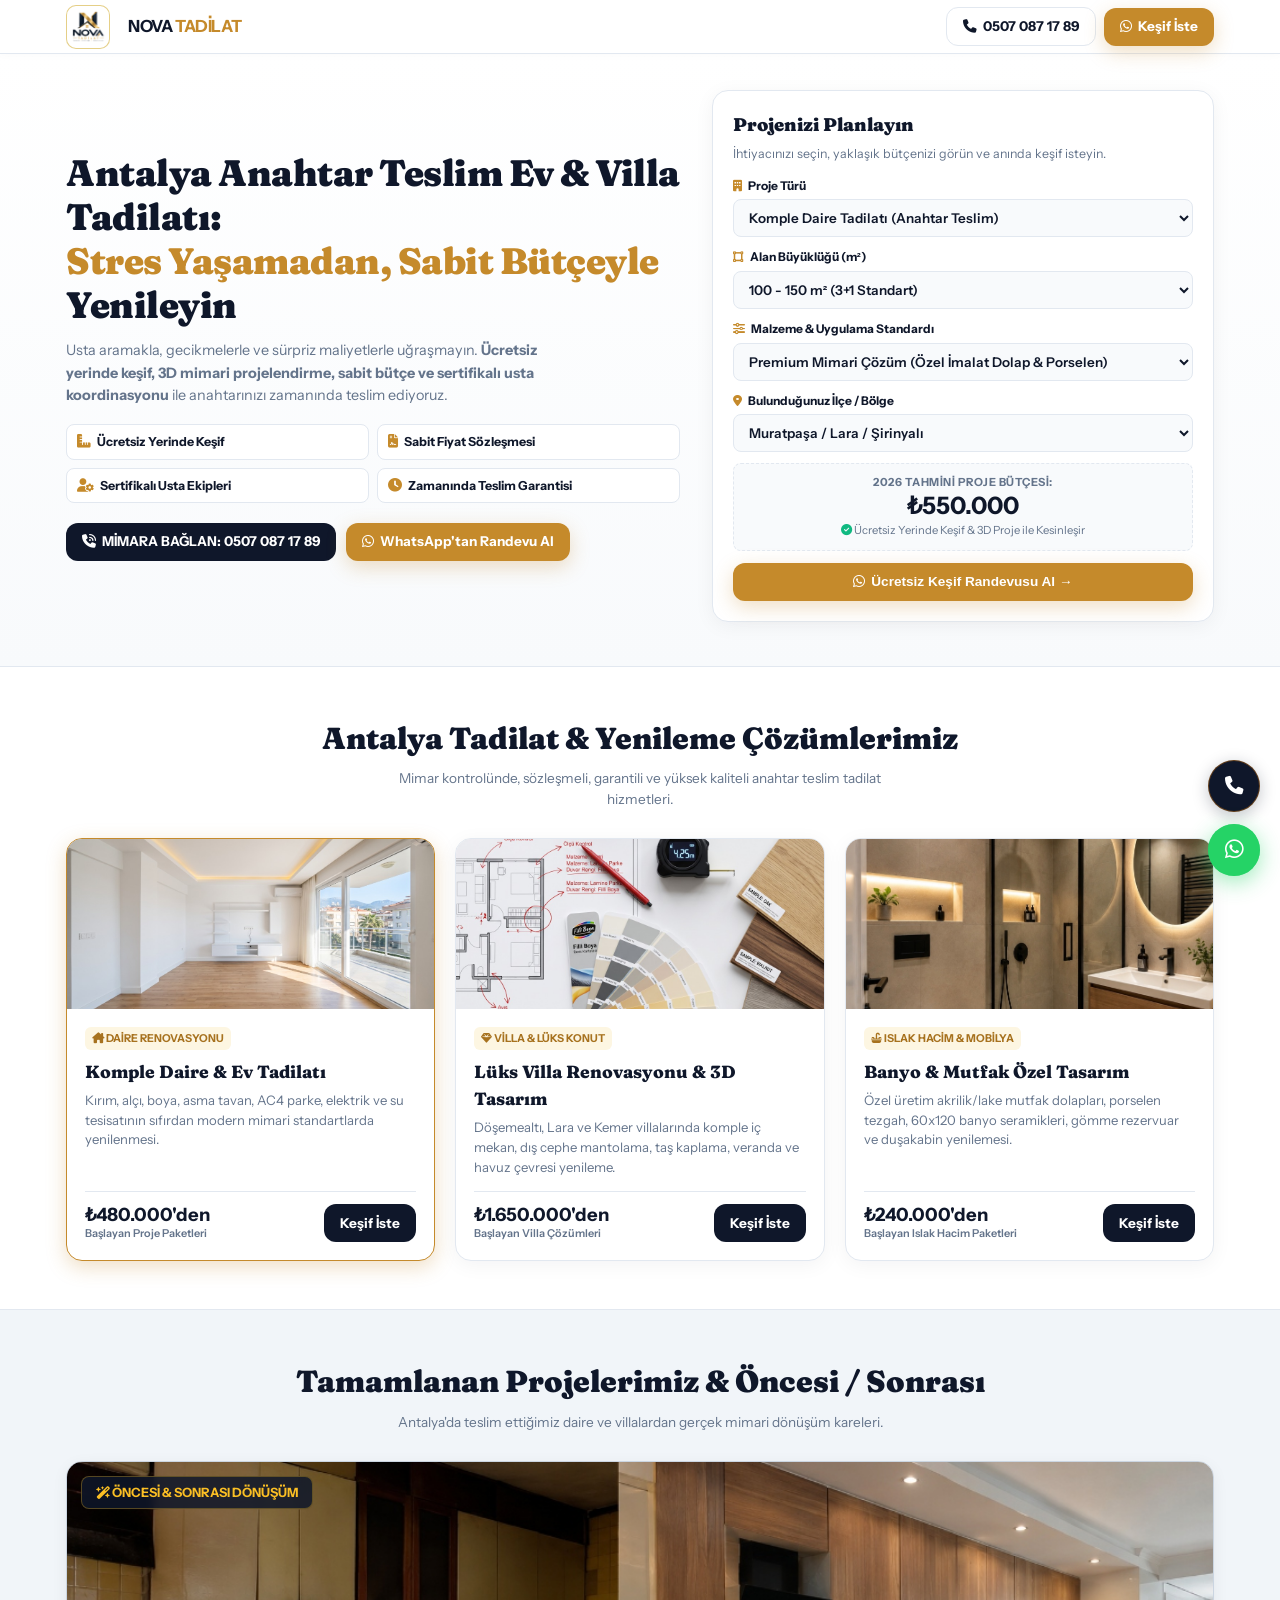
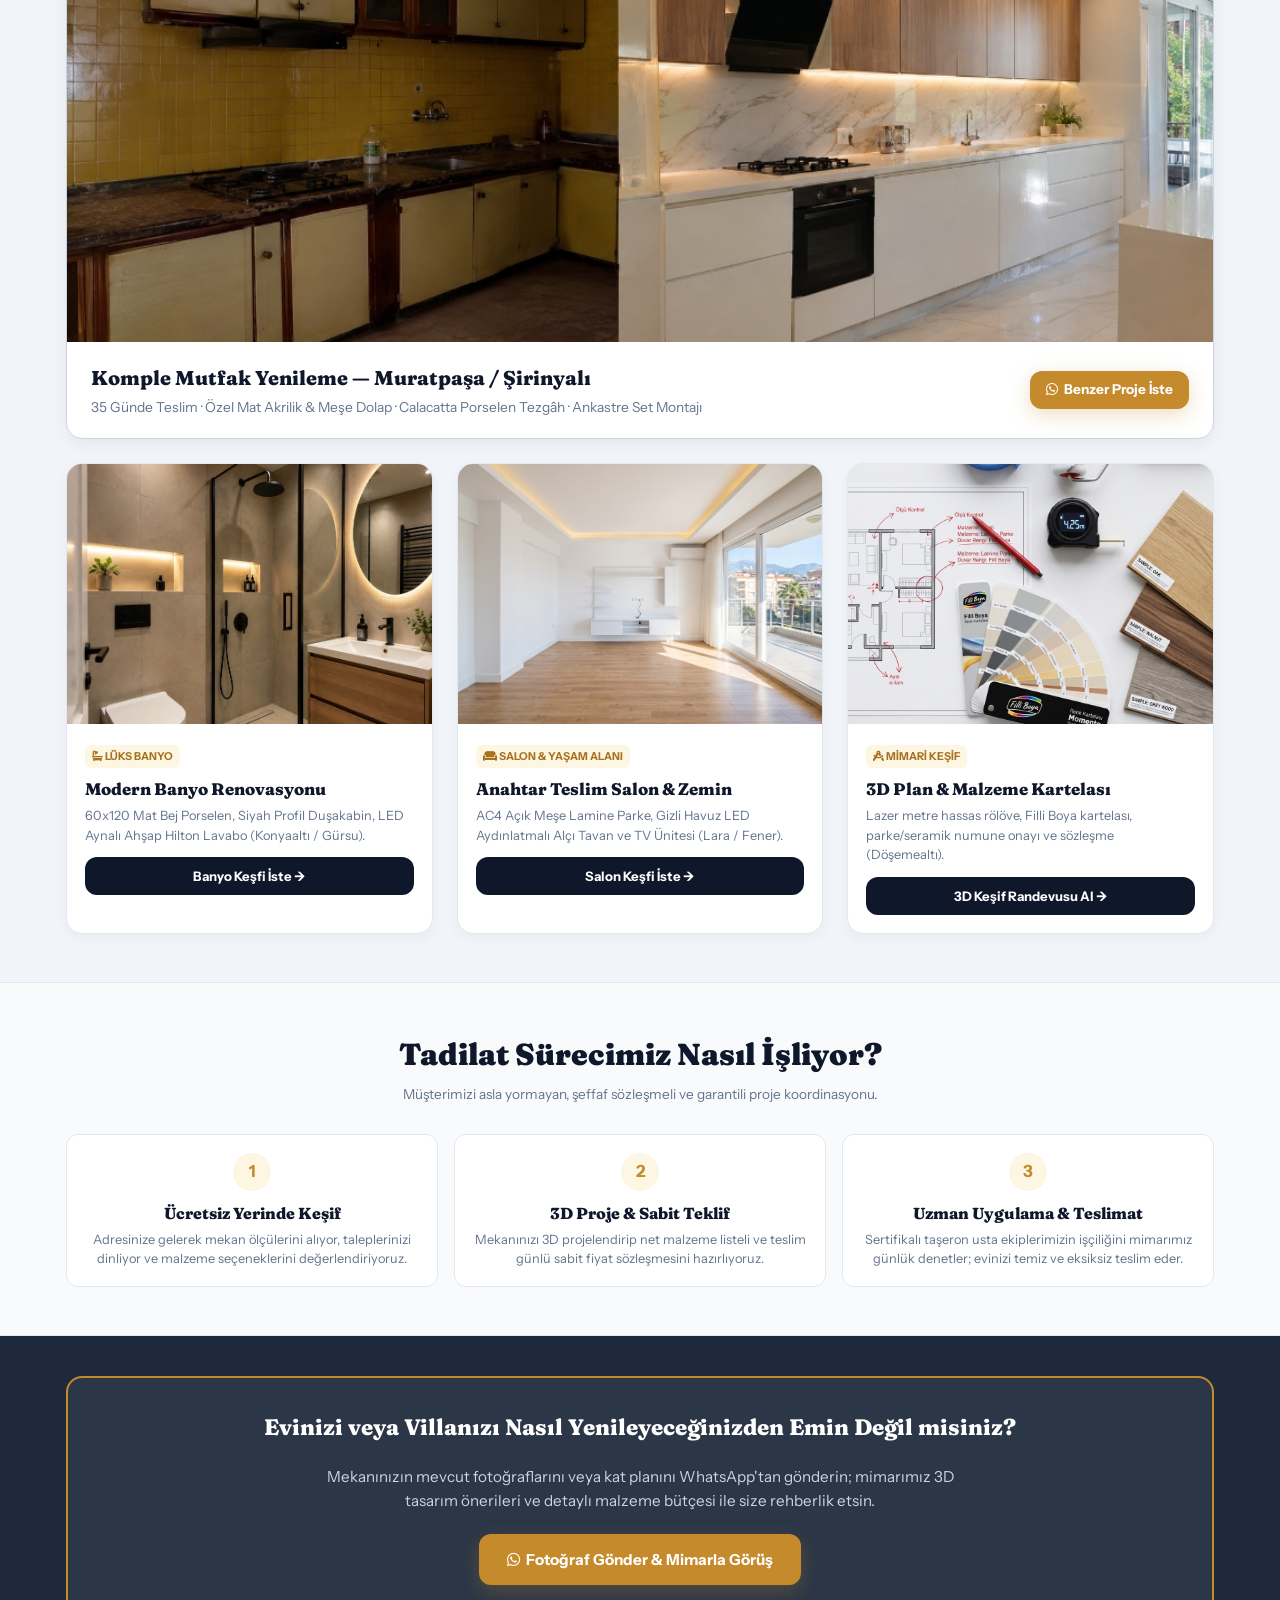
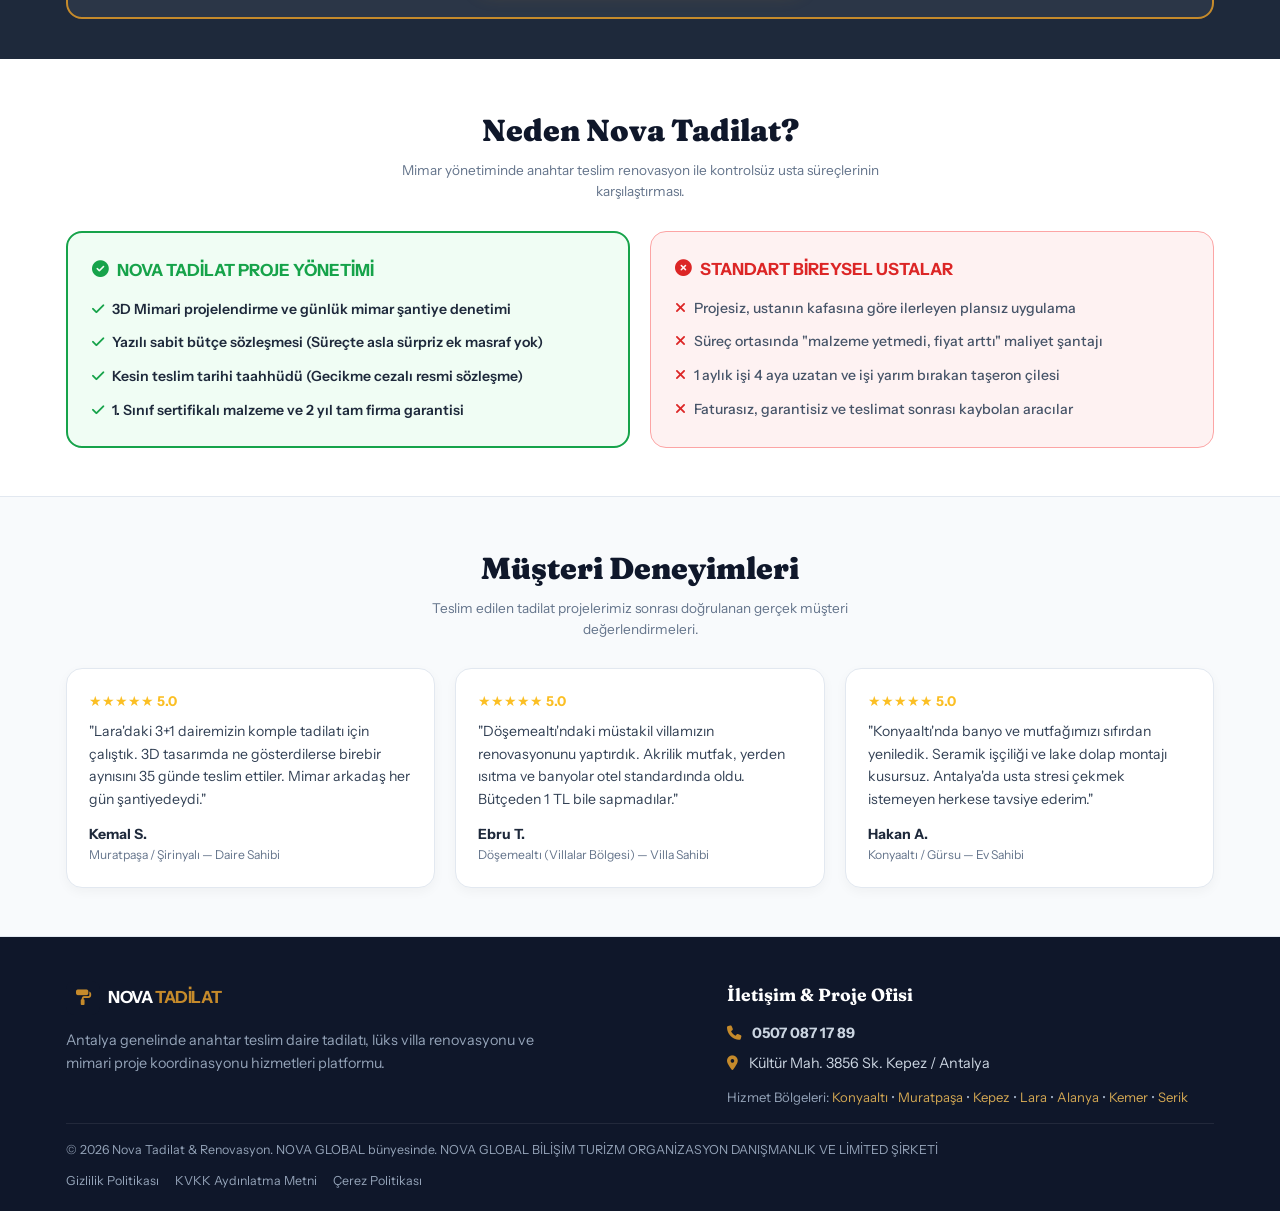
<file: index.html>
<!DOCTYPE html>
<html lang="tr">
<head>
    <meta charset="UTF-8">
    <meta name="viewport" content="width=device-width, initial-scale=1.0, maximum-scale=5.0, viewport-fit=cover">
    <title>Antalya'da Tadilat & Villa Renovasyonu | Anahtar Teslim Proje Yönetimi</title>
    <meta name="description" content="Antalya anahtar teslim ev, daire ve lüks villa tadilatı. Ücretsiz yerinde keşif, 3D mimari projelendirme, sabit fiyat garantisi ve sertifikalı uzman ekipler.">
    <meta name="keywords" content="Antalya tadilat, Antalya villa tadilatı, komple daire tadilatı Antalya, banyo mutfak yenileme Antalya, anahtar teslim tadilat Lara Konyaaltı Döşemealtı">
    <meta name="author" content="Antalya'da Tadilat Proje Yönetimi">
    <meta name="robots" content="index, follow, max-image-preview:large, max-snippet:-1, max-video-preview:-1">
    <meta name="google-site-verification" content="google683b96f9e18d1ed7">

    <!-- Google tag (gtag.js) - Google Analytics 4 -->
    <script async src="https://www.googletagmanager.com/gtag/js?id=G-23SELF6DC9"></script>
    <script>
      window.dataLayer = window.dataLayer || [];
      function gtag(){dataLayer.push(arguments);}
      gtag('js', new Date());
      gtag('config', 'G-23SELF6DC9');
    </script>

    <!-- CANONICAL -->
    <link rel="canonical" href="https://www.antalyadatadilat.com.tr/">

    <!-- OPEN GRAPH / FACEBOOK / WHATSAPP -->
    <meta property="og:type" content="website">
    <meta property="og:url" content="https://www.antalyadatadilat.com.tr/">
    <meta property="og:title" content="Antalya'da Tadilat & Villa Renovasyonu | Anahtar Teslim Proje Yönetimi">
    <meta property="og:description" content="Antalya anahtar teslim ev, daire ve lüks villa tadilatı. Ücretsiz yerinde keşif, 3D mimari projelendirme, sabit bütçe ve garantili usta ekipleri.">
    <meta property="og:image" content="https://www.antalyadatadilat.com.tr/images/kitchen-before-after.jpg">
    <meta property="og:site_name" content="Antalya'da Tadilat">
    <meta property="og:locale" content="tr_TR">

    <!-- TWITTER CARD -->
    <meta name="twitter:card" content="summary_large_image">
    <meta name="twitter:title" content="Antalya'da Tadilat & Villa Renovasyonu | Anahtar Teslim">
    <meta name="twitter:description" content="Antalya anahtar teslim ev ve lüks villa tadilatı. Ücretsiz keşif ve 3D mimari projelendirme.">
    <meta name="twitter:image" content="https://www.antalyadatadilat.com.tr/images/kitchen-before-after.jpg">

    <!-- GEO TARGETING -->
    <meta name="geo.region" content="TR-07">
    <meta name="geo.placename" content="Antalya">
    <meta name="geo.position" content="36.9081;30.6558">
    <meta name="ICBM" content="36.9081, 30.6558">

    <!-- FONTS & ICONS (OPTIMIZED NON-BLOCKING) -->
    <link rel="preconnect" href="https://fonts.googleapis.com">
    <link rel="preconnect" href="https://fonts.gstatic.com" crossorigin>
    <link rel="stylesheet" href="https://fonts.googleapis.com/css2?family=Fraunces:ital,opsz,wght@0,9..144,700;1,9..144,700&family=Instrument+Sans:wght@400;600;700;800&display=swap" media="print" onload="this.media='all'">
    <link rel="stylesheet" href="https://cdnjs.cloudflare.com/ajax/libs/font-awesome/6.5.1/css/all.min.css" media="print" onload="this.media='all'">
    
    <link rel="icon" type="image/png" href="images/logo.png">
    <link rel="stylesheet" href="style.css">

    <!-- SCHEMA.ORG JSON-LD -->
    <script type="application/ld+json">
    {
      "@context": "https://schema.org",
      "@graph": [
        {
          "@type": "HomeAndConstructionBusiness",
          "@id": "https://www.antalyadatadilat.com.tr/#business",
          "name": "Antalya Tadilat & Renovasyon Proje Yönetimi",
          "url": "https://www.antalyadatadilat.com.tr/",
          "telephone": "+905070871789",
          "priceRange": "₺₺₺",
          "address": {
            "@type": "PostalAddress",
            "streetAddress": "Kültür Mahallesi 3856 Sokak",
            "addressLocality": "Kepez",
            "addressRegion": "Antalya",
            "postalCode": "07090",
            "addressCountry": "TR"
          },
          "geo": {
            "@type": "GeoCoordinates",
            "latitude": 36.9081,
            "longitude": 30.6558
          },
          "openingHoursSpecification": {
            "@type": "OpeningHoursSpecification",
            "dayOfWeek": ["Monday", "Tuesday", "Wednesday", "Thursday", "Friday", "Saturday"],
            "opens": "08:30",
            "closes": "19:30"
          },
          "parentOrganization": {
            "@type": "Organization",
            "@id": "https://novadigital.com.tr/#organization",
            "name": "NOVA GLOBAL",
            "alternateName": ["NOVA GRUP", "NOVA GROUP"],
            "legalName": "NOVA GLOBAL BİLİŞİM TURİZM ORGANİZASYON DANIŞMANLIK VE LİMİTED ŞİRKETİ",
            "url": "https://novadigital.com.tr"
          }
        },
        {
          "@type": "Service",
          "name": "Antalya Anahtar Teslim Tadilat & Villa Renovasyonu",
          "provider": {"@id": "https://www.antalyadatadilat.com.tr/#business"},
          "serviceType": "Tadilat ve Dekorasyon Proje Yönetimi",
          "areaServed": "Antalya, Lara, Konyaaltı, Kepez, Döşemealtı, Alanya, Kemer, Belek"
        }
      ]
    }
    </script>
</head>
<body>

    <!-- 1. SITE HEADER -->
    <header class="site-header">
        <div class="container">
            <a href="#" class="brand-box">
                <img src="images/logo.png" alt="Nova Tadilat Logo" class="brand-logo-img" width="44" height="44" style="width: 44px; height: 44px; border-radius: 10px; object-fit: contain; background: #fff; padding: 2px; border: 1.5px solid rgba(212,175,55,0.6); margin-right: 10px;">
                <span class="brand-name">NOVA <span>TADİLAT</span></span>
            </a>
            <div class="header-actions">
                <a href="tel:05070871789" class="btn btn-outline header-phone-btn">
                    <i class="fa-solid fa-phone"></i> 0507 087 17 89
                </a>
                <a href="https://wa.me/905070871789?text=Merhaba,%20AntalyadaTadilat.com.tr%20üzerinden%20ulaştım.%20Ücretsiz%20keşif%20hakkında%20bilgi%20almak%20istiyorum." target="_blank" class="btn btn-gold">
                    <i class="fa-brands fa-whatsapp"></i> Keşif İste
                </a>
            </div>
        </div>
    </header>

    <!-- 2. HERO SECTION -->
    <section class="hero-section">
        <div class="container hero-grid">
            <div class="hero-left">
                <h1 class="hero-h1">
                    Antalya Anahtar Teslim Ev & Villa Tadilatı: <br><span>Stres Yaşamadan, Sabit Bütçeyle</span> Yenileyin
                </h1>

                <p class="hero-desc">
                    Usta aramakla, gecikmelerle ve sürpriz maliyetlerle uğraşmayın. <strong>Ücretsiz yerinde keşif, 3D mimari projelendirme, sabit bütçe ve sertifikalı usta koordinasyonu</strong> ile anahtarınızı zamanında teslim ediyoruz.
                </p>

                <div class="proof-chips">
                    <div class="chip"><i class="fa-solid fa-ruler-combined"></i> Ücretsiz Yerinde Keşif</div>
                    <div class="chip"><i class="fa-solid fa-file-contract"></i> Sabit Fiyat Sözleşmesi</div>
                    <div class="chip"><i class="fa-solid fa-user-gear"></i> Sertifikalı Usta Ekipleri</div>
                    <div class="chip"><i class="fa-solid fa-clock"></i> Zamanında Teslim Garantisi</div>
                </div>

                <div class="hero-cta-box">
                    <a href="tel:05070871789" class="btn btn-dark">
                        <i class="fa-solid fa-phone-volume"></i> MİMARA BAĞLAN: 0507 087 17 89
                    </a>
                    <a href="https://wa.me/905070871789?text=Merhaba,%20Antalya'daki%20evim/villam%20için%20ücretsiz%20keşif%20randevusu%20oluşturmak%20istiyorum." target="_blank" class="btn btn-gold">
                        <i class="fa-brands fa-whatsapp"></i> WhatsApp'tan Randevu Al
                    </a>
                </div>
            </div>

            <!-- DISCOVERY ESTIMATE CARD -->
            <div class="calc-card" id="kesif-formu">
                <div class="calc-card-header">
                    <h3>Projenizi Planlayın</h3>
                    <p>İhtiyacınızı seçin, yaklaşık bütçenizi görün ve anında keşif isteyin.</p>
                </div>

                <form id="discoveryForm">
                    <div class="form-group">
                        <label for="projectType"><i class="fa-solid fa-building"></i> Proje Türü</label>
                        <select id="projectType" class="form-control">
                            <option value="550000" selected>Komple Daire Tadilatı (Anahtar Teslim)</option>
                            <option value="1800000">Lüks Villa Renovasyonu (İç & Dış)</option>
                            <option value="280000">Özel Banyo & Mutfak Yenileme</option>
                            <option value="420000">Ticari Ofis / Mağaza Dekorasyonu</option>
                        </select>
                    </div>

                    <div class="form-group">
                        <label for="projectArea"><i class="fa-solid fa-vector-square"></i> Alan Büyüklüğü (m²)</label>
                        <select id="projectArea" class="form-control">
                            <option value="0.75">50 - 85 m² (1+1 / 2+1 Küçük)</option>
                            <option value="1.0" selected>100 - 150 m² (3+1 Standart)</option>
                            <option value="1.5">160 - 240 m² (Geniş Daire / Dubleks)</option>
                            <option value="2.5">250 m² ve Üzeri (Müstakil Lüks Villa)</option>
                        </select>
                    </div>

                    <div class="form-group">
                        <label for="projectScope"><i class="fa-solid fa-sliders"></i> Malzeme & Uygulama Standardı</label>
                        <select id="projectScope" class="form-control">
                            <option value="0.9">1. Sınıf Standart Kalite (Garantili)</option>
                            <option value="1.0" selected>Premium Mimari Çözüm (Özel İmalat Dolap & Porselen)</option>
                            <option value="1.4">Ultra VIP İthal Malzeme (Akıllı Ev & İtalyan Seramik)</option>
                        </select>
                    </div>

                    <div class="form-group">
                        <label for="projectDistrict"><i class="fa-solid fa-location-dot"></i> Bulunduğunuz İlçe / Bölge</label>
                        <select id="projectDistrict" class="form-control">
                            <option value="muratpasa-lara" selected>Muratpaşa / Lara / Şirinyalı</option>
                            <option value="konyaalti">Konyaaltı / Gürsu / Liman</option>
                            <option value="dosemealti">Döşemealtı (Villalar Bölgesi)</option>
                            <option value="kepez">Kepez / Göksu / Fabrikalar</option>
                            <option value="diger">Alanya / Kemer / Belek / Serik</option>
                        </select>
                    </div>

                    <div class="calc-output">
                        <span class="calc-output-title">2026 Tahmini Proje Bütçesi:</span>
                        <div class="calc-output-val" id="totalEstimateVal">₺550.000</div>
                        <span class="calc-output-sub"><i class="fa-solid fa-check-circle"></i> Ücretsiz Yerinde Keşif & 3D Proje ile Kesinleşir</span>
                    </div>

                    <button type="button" id="btnBookDiscovery" class="btn btn-gold btn-block">
                        <i class="fa-brands fa-whatsapp"></i> Ücretsiz Keşif Randevusu Al →
                    </button>
                </form>
            </div>
        </div>
    </section>

    <!-- 3. MAIN SERVICES SHOWCASE -->
    <section class="section" style="background: #FFFFFF;">
        <div class="container">
            <div class="section-title">
                <h2>Antalya Tadilat & Yenileme Çözümlerimiz</h2>
                <p>Mimar kontrolünde, sözleşmeli, garantili ve yüksek kaliteli anahtar teslim tadilat hizmetleri.</p>
            </div>

            <div class="services-grid">
                <!-- SERVICE 1 -->
                <div class="service-card featured">
                    <img src="images/living-room-turnkey.jpg" alt="Komple Daire Tadilatı Antalya Muratpaşa Lara" class="service-img" width="800" height="500" loading="lazy" decoding="async">
                    <div class="service-body">
                        <span class="service-tag"><i class="fa-solid fa-house-chimney"></i> DAİRE RENOVASYONU</span>
                        <h3 class="service-title">Komple Daire & Ev Tadilatı</h3>
                        <p class="service-desc">Kırım, alçı, boya, asma tavan, AC4 parke, elektrik ve su tesisatının sıfırdan modern mimari standartlarda yenilenmesi.</p>
                        
                        <div class="service-price-box">
                            <div>
                                <span class="price-tag">₺480.000'den</span>
                                <span class="price-sub">Başlayan Proje Paketleri</span>
                            </div>
                            <a href="https://wa.me/905070871789?text=Merhaba,%20Komple%20Daire%20Tadilatı%20için%20ücretsiz%20keşif%20istiyorum." target="_blank" class="btn btn-dark" style="padding: 8px 16px; font-size: 0.85rem;">
                                Keşif İste
                            </a>
                        </div>
                    </div>
                </div>

                <!-- SERVICE 2 -->
                <div class="service-card">
                    <img src="images/architect-plan-materials.jpg" alt="3D Mimari Proje ve Keşif Antalya" class="service-img" width="800" height="500" loading="lazy" decoding="async">
                    <div class="service-body">
                        <span class="service-tag"><i class="fa-solid fa-gem"></i> VİLLA & LÜKS KONUT</span>
                        <h3 class="service-title">Lüks Villa Renovasyonu & 3D Tasarım</h3>
                        <p class="service-desc">Döşemealtı, Lara ve Kemer villalarında komple iç mekan, dış cephe mantolama, taş kaplama, veranda ve havuz çevresi yenileme.</p>
                        
                        <div class="service-price-box">
                            <div>
                                <span class="price-tag">₺1.650.000'den</span>
                                <span class="price-sub">Başlayan Villa Çözümleri</span>
                            </div>
                            <a href="https://wa.me/905070871789?text=Merhaba,%20Villa%20Renovasyonu%20için%20özel%20keşif%20randevusu%20istiyorum." target="_blank" class="btn btn-dark" style="padding: 8px 16px; font-size: 0.85rem;">
                                Keşif İste
                            </a>
                        </div>
                    </div>
                </div>

                <!-- SERVICE 3 -->
                <div class="service-card">
                    <img src="images/bathroom-renovation.jpg" alt="Banyo ve Mutfak Yenileme Antalya" class="service-img" width="800" height="500" loading="lazy" decoding="async">
                    <div class="service-body">
                        <span class="service-tag"><i class="fa-solid fa-sink"></i> ISLAK HACİM & MOBİLYA</span>
                        <h3 class="service-title">Banyo & Mutfak Özel Tasarım</h3>
                        <p class="service-desc">Özel üretim akrilik/lake mutfak dolapları, porselen tezgah, 60x120 banyo seramikleri, gömme rezervuar ve duşakabin yenilemesi.</p>
                        
                        <div class="service-price-box">
                            <div>
                                <span class="price-tag">₺240.000'den</span>
                                <span class="price-sub">Başlayan Islak Hacim Paketleri</span>
                            </div>
                            <a href="https://wa.me/905070871789?text=Merhaba,%20Banyo%20ve%20Mutfak%20yenileme%20için%20fiyat%20ve%20keşif%20istiyorum." target="_blank" class="btn btn-dark" style="padding: 8px 16px; font-size: 0.85rem;">
                                Keşif İste
                            </a>
                        </div>
                    </div>
                </div>
            </div>
        </div>
    </section>

    <!-- 3.5 CANLI PROJE VİTRİNİ (ÖNCESİ / SONRASI & MİMARİ UYGULAMA) -->
    <section class="section" style="background: #F1F5F9; border-top: 1px solid #E2E8F0;">
        <div class="container">
            <div class="section-title">
                <h2>Tamamlanan Projelerimiz & Öncesi / Sonrası</h2>
                <p>Antalya'da teslim ettiğimiz daire ve villalardan gerçek mimari dönüşüm kareleri.</p>
            </div>

            <div style="display: grid; grid-template-columns: repeat(auto-fit, minmax(min(100%, 320px), 1fr)); gap: 24px;">
                <!-- BEFORE/AFTER KITCHEN (HERO SHOWCASE) -->
                <div style="background: white; border-radius: 16px; overflow: hidden; border: 1.5px solid #CBD5E1; box-shadow: 0 4px 16px rgba(0,0,0,0.06); grid-column: 1 / -1;">
                    <div style="position: relative;">
                        <img src="images/kitchen-before-after.jpg" alt="Mutfak Öncesi ve Sonrası Dönüşüm Antalya Muratpaşa" style="width: 100%; height: auto; max-height: 480px; object-fit: cover; display: block;" loading="lazy">
                        <div style="position: absolute; top: 14px; left: 14px; background: rgba(15,23,42,0.85); color: #FBBF24; padding: 6px 14px; border-radius: 8px; font-weight: 800; font-size: 0.8rem; backdrop-filter: blur(4px); border: 1px solid rgba(251,191,36,0.3);">
                            <i class="fa-solid fa-wand-magic-sparkles"></i> ÖNCESİ & SONRASI DÖNÜŞÜM
                        </div>
                    </div>
                    <div style="padding: 20px 24px; display: flex; justify-content: space-between; align-items: center; flex-wrap: wrap; gap: 14px;">
                        <div>
                            <h3 style="font-size: 1.25rem; font-weight: 800; color: #0F172A; margin-bottom: 4px;">Komple Mutfak Yenileme — Muratpaşa / Şirinyalı</h3>
                            <p style="font-size: 0.86rem; color: #64748B; margin: 0;">35 Günde Teslim · Özel Mat Akrilik & Meşe Dolap · Calacatta Porselen Tezgâh · Ankastre Set Montajı</p>
                        </div>
                        <a href="https://wa.me/905070871789?text=Merhaba,%20Mutfak%20öncesi/sonrası%20örneğinizi%20gördüm.%20Benim%20mutfağım%20için%20de%20keşif%20almak%20istiyorum." target="_blank" class="btn btn-gold">
                            <i class="fa-brands fa-whatsapp"></i> Benzer Proje İste
                        </a>
                    </div>
                </div>

                <!-- SHOWCASE 2: BATHROOM -->
                <div style="background: white; border-radius: 16px; overflow: hidden; border: 1.5px solid #E2E8F0; box-shadow: 0 4px 14px rgba(0,0,0,0.04);">
                    <img src="images/bathroom-renovation.jpg" alt="Lüks Banyo Tadilatı Antalya Konyaaltı" style="width: 100%; height: 260px; object-fit: cover; display: block;" loading="lazy">
                    <div style="padding: 18px;">
                        <span class="service-tag"><i class="fa-solid fa-bath"></i> LÜKS BANYO</span>
                        <h4 style="font-size: 1.05rem; font-weight: 800; color: #0F172A; margin-bottom: 4px;">Modern Banyo Renovasyonu</h4>
                        <p style="font-size: 0.8rem; color: #64748B; margin-bottom: 12px;">60x120 Mat Bej Porselen, Siyah Profil Duşakabin, LED Aynalı Ahşap Hilton Lavabo (Konyaaltı / Gürsu).</p>
                        <a href="https://wa.me/905070871789?text=Merhaba,%20Banyo%20yenileme%20projesi%20için%20fiyat%20almak%20istiyorum." target="_blank" class="btn btn-dark" style="width: 100%; font-size: 0.82rem; padding: 8px;">
                            Banyo Keşfi İste →
                        </a>
                    </div>
                </div>

                <!-- SHOWCASE 3: LIVING ROOM -->
                <div style="background: white; border-radius: 16px; overflow: hidden; border: 1.5px solid #E2E8F0; box-shadow: 0 4px 14px rgba(0,0,0,0.04);">
                    <img src="images/living-room-turnkey.jpg" alt="Anahtar Teslim Salon Tadilatı Antalya Lara" style="width: 100%; height: 260px; object-fit: cover; display: block;" loading="lazy">
                    <div style="padding: 18px;">
                        <span class="service-tag"><i class="fa-solid fa-couch"></i> SALON & YAŞAM ALANI</span>
                        <h4 style="font-size: 1.05rem; font-weight: 800; color: #0F172A; margin-bottom: 4px;">Anahtar Teslim Salon & Zemin</h4>
                        <p style="font-size: 0.8rem; color: #64748B; margin-bottom: 12px;">AC4 Açık Meşe Lamine Parke, Gizli Havuz LED Aydınlatmalı Alçı Tavan ve TV Ünitesi (Lara / Fener).</p>
                        <a href="https://wa.me/905070871789?text=Merhaba,%20Salon%20ve%20komple%20daire%20tadilatı%20için%20görüşmek%20istiyorum." target="_blank" class="btn btn-dark" style="width: 100%; font-size: 0.82rem; padding: 8px;">
                            Salon Keşfi İste →
                        </a>
                    </div>
                </div>

                <!-- SHOWCASE 4: ARCHITECTURAL PLAN & MATERIALS -->
                <div style="background: white; border-radius: 16px; overflow: hidden; border: 1.5px solid #E2E8F0; box-shadow: 0 4px 14px rgba(0,0,0,0.04);">
                    <img src="images/architect-plan-materials.jpg" alt="3D Mimari Plan ve Malzeme Seçimi Antalya Döşemealtı" style="width: 100%; height: 260px; object-fit: cover; display: block;" loading="lazy">
                    <div style="padding: 18px;">
                        <span class="service-tag"><i class="fa-solid fa-compass-drafting"></i> MİMARİ KEŞİF</span>
                        <h4 style="font-size: 1.05rem; font-weight: 800; color: #0F172A; margin-bottom: 4px;">3D Plan & Malzeme Kartelası</h4>
                        <p style="font-size: 0.8rem; color: #64748B; margin-bottom: 12px;">Lazer metre hassas rölöve, Filli Boya kartelası, parke/seramik numune onayı ve sözleşme (Döşemealtı).</p>
                        <a href="https://wa.me/905070871789?text=Merhaba,%203D%20mimari%20keşif%20ve%20malzeme%20seçimi%20için%20randevu%20istiyorum." target="_blank" class="btn btn-dark" style="width: 100%; font-size: 0.82rem; padding: 8px;">
                            3D Keşif Randevusu Al →
                        </a>
                    </div>
                </div>
            </div>
        </div>
    </section>

    <!-- 4. 3-STEP PROCESS -->
    <section class="section" style="background: #F8FAFC; border-top: 1px solid #E2E8F0; border-bottom: 1px solid #E2E8F0;">
        <div class="container">
            <div class="section-title">
                <h2>Tadilat Sürecimiz Nasıl İşliyor?</h2>
                <p>Müşterimizi asla yormayan, şeffaf sözleşmeli ve garantili proje koordinasyonu.</p>
            </div>

            <div class="process-grid">
                <div class="process-card">
                    <div class="process-num">1</div>
                    <h3>Ücretsiz Yerinde Keşif</h3>
                    <p>Adresinize gelerek mekan ölçülerini alıyor, taleplerinizi dinliyor ve malzeme seçeneklerini değerlendiriyoruz.</p>
                </div>

                <div class="process-card">
                    <div class="process-num">2</div>
                    <h3>3D Proje & Sabit Teklif</h3>
                    <p>Mekanınızı 3D projelendirip net malzeme listeli ve teslim günlü sabit fiyat sözleşmesini hazırlıyoruz.</p>
                </div>

                <div class="process-card">
                    <div class="process-num">3</div>
                    <h3>Uzman Uygulama & Teslimat</h3>
                    <p>Sertifikalı taşeron usta ekiplerimizin işçiliğini mimarımız günlük denetler; evinizi temiz ve eksiksiz teslim eder.</p>
                </div>
            </div>
        </div>
    </section>

    <!-- 5. MID-PAGE "KARARSIZ MISIN?" GERİLLA DÖNÜŞÜM KUTUSU -->
    <section class="section" style="background: #1E293B; color: white; padding: 40px 0;">
        <div class="container">
            <div style="background: rgba(255,255,255,0.06); border: 2px solid var(--accent-gold); border-radius: 16px; padding: 32px 24px; display: flex; flex-direction: column; gap: 20px; align-items: center; text-align: center;">
                <h3 style="color: white; font-size: 1.4rem; font-weight: 800; margin: 0;">Evinizi veya Villanızı Nasıl Yenileyeceğinizden Emin Değil misiniz?</h3>
                <p style="color: #CBD5E1; font-size: 0.95rem; max-width: 650px; margin: 0; line-height: 1.6;">
                    Mekanınızın mevcut fotoğraflarını veya kat planını WhatsApp'tan gönderin; mimarımız 3D tasarım önerileri ve detaylı malzeme bütçesi ile size rehberlik etsin.
                </p>
                <a href="https://wa.me/905070871789?text=Merhaba,%20evimin/villamın%20fotoğraflarını%20iletiyorum.%203D%20mimari%20tasarım%20ve%20ön%20bütçe%20hakkında%20görüşmek%20istiyorum." target="_blank" class="btn btn-gold" style="font-size: 0.95rem; padding: 14px 28px;">
                    <i class="fa-brands fa-whatsapp"></i> Fotoğraf Gönder & Mimarla Görüş
                </a>
            </div>
        </div>
    </section>

    <!-- 6. BİZ VS STANDART USTALAR (KARŞILAŞTIRMA MATRİSİ) -->
    <section class="section" style="background: #FFFFFF; border-bottom: 1px solid #E2E8F0;">
        <div class="container">
            <div class="section-title text-center">
                <h2>Neden Nova Tadilat?</h2>
                <p>Mimar yönetiminde anahtar teslim renovasyon ile kontrolsüz usta süreçlerinin karşılaştırması.</p>
            </div>

            <div style="display: grid; grid-template-columns: repeat(auto-fit, minmax(280px, 1fr)); gap: 20px;">
                <div style="background: #F0FDF4; border: 2px solid #16A34A; border-radius: 16px; padding: 24px;">
                    <div style="display: flex; align-items: center; gap: 8px; color: #16A34A; font-weight: 800; font-size: 1.05rem; margin-bottom: 16px;">
                        <i class="fa-solid fa-circle-check"></i> NOVA TADİLAT PROJE YÖNETİMİ
                    </div>
                    <ul style="display: flex; flex-direction: column; gap: 12px; font-size: 0.88rem; color: #1E293B; font-weight: 600;">
                        <li style="display: flex; gap: 8px;"><i class="fa-solid fa-check" style="color: #16A34A; margin-top: 3px;"></i> 3D Mimari projelendirme ve günlük mimar şantiye denetimi</li>
                        <li style="display: flex; gap: 8px;"><i class="fa-solid fa-check" style="color: #16A34A; margin-top: 3px;"></i> Yazılı sabit bütçe sözleşmesi (Süreçte asla sürpriz ek masraf yok)</li>
                        <li style="display: flex; gap: 8px;"><i class="fa-solid fa-check" style="color: #16A34A; margin-top: 3px;"></i> Kesin teslim tarihi taahhüdü (Gecikme cezalı resmi sözleşme)</li>
                        <li style="display: flex; gap: 8px;"><i class="fa-solid fa-check" style="color: #16A34A; margin-top: 3px;"></i> 1. Sınıf sertifikalı malzeme ve 2 yıl tam firma garantisi</li>
                    </ul>
                </div>

                <div style="background: #FEF2F2; border: 1.5px solid #FCA5A5; border-radius: 16px; padding: 24px;">
                    <div style="display: flex; align-items: center; gap: 8px; color: #DC2626; font-weight: 800; font-size: 1.05rem; margin-bottom: 16px;">
                        <i class="fa-solid fa-circle-xmark"></i> STANDART BİREYSEL USTALAR
                    </div>
                    <ul style="display: flex; flex-direction: column; gap: 12px; font-size: 0.88rem; color: #475569; font-weight: 500;">
                        <li style="display: flex; gap: 8px;"><i class="fa-solid fa-xmark" style="color: #DC2626; margin-top: 3px;"></i> Projesiz, ustanın kafasına göre ilerleyen plansız uygulama</li>
                        <li style="display: flex; gap: 8px;"><i class="fa-solid fa-xmark" style="color: #DC2626; margin-top: 3px;"></i> Süreç ortasında "malzeme yetmedi, fiyat arttı" maliyet şantajı</li>
                        <li style="display: flex; gap: 8px;"><i class="fa-solid fa-xmark" style="color: #DC2626; margin-top: 3px;"></i> 1 aylık işi 4 aya uzatan ve işi yarım bırakan taşeron çilesi</li>
                        <li style="display: flex; gap: 8px;"><i class="fa-solid fa-xmark" style="color: #DC2626; margin-top: 3px;"></i> Faturasız, garantisiz ve teslimat sonrası kaybolan aracılar</li>
                    </ul>
                </div>
            </div>
        </div>
    </section>

    <!-- 7. DOĞRULANMIŞ ANTALYA MÜŞTERİ YORUMLARI -->
    <section class="section" style="background: #F8FAFC; border-bottom: 1px solid #E2E8F0;">
        <div class="container">
            <div class="section-title text-center">
                <h2>Müşteri Deneyimleri</h2>
                <p>Teslim edilen tadilat projelerimiz sonrası doğrulanan gerçek müşteri değerlendirmeleri.</p>
            </div>

            <div style="display: grid; grid-template-columns: repeat(auto-fit, minmax(280px, 1fr)); gap: 20px;">
                <div style="background: white; border: 1.5px solid #E2E8F0; border-radius: 16px; padding: 22px; box-shadow: 0 4px 12px rgba(0,0,0,0.04);">
                    <div style="color: #FBBF24; font-size: 0.85rem; margin-bottom: 8px;">★★★★★ <strong>5.0</strong></div>
                    <p style="font-size: 0.88rem; color: #334155; line-height: 1.6; margin-bottom: 14px;">
                        "Lara'daki 3+1 dairemizin komple tadilatı için çalıştık. 3D tasarımda ne gösterdilerse birebir aynısını 35 günde teslim ettiler. Mimar arkadaş her gün şantiyedeydi."
                    </p>
                    <div style="font-weight: 800; font-size: 0.88rem; color: #1E293B;">Kemal S.</div>
                    <div style="font-size: 0.76rem; color: #64748B;">Muratpaşa / Şirinyalı — Daire Sahibi</div>
                </div>

                <div style="background: white; border: 1.5px solid #E2E8F0; border-radius: 16px; padding: 22px; box-shadow: 0 4px 12px rgba(0,0,0,0.04);">
                    <div style="color: #FBBF24; font-size: 0.85rem; margin-bottom: 8px;">★★★★★ <strong>5.0</strong></div>
                    <p style="font-size: 0.88rem; color: #334155; line-height: 1.6; margin-bottom: 14px;">
                        "Döşemealtı'ndaki müstakil villamızın renovasyonunu yaptırdık. Akrilik mutfak, yerden ısıtma ve banyolar otel standardında oldu. Bütçeden 1 TL bile sapmadılar."
                    </p>
                    <div style="font-weight: 800; font-size: 0.88rem; color: #1E293B;">Ebru T.</div>
                    <div style="font-size: 0.76rem; color: #64748B;">Döşemealtı (Villalar Bölgesi) — Villa Sahibi</div>
                </div>

                <div style="background: white; border: 1.5px solid #E2E8F0; border-radius: 16px; padding: 22px; box-shadow: 0 4px 12px rgba(0,0,0,0.04);">
                    <div style="color: #FBBF24; font-size: 0.85rem; margin-bottom: 8px;">★★★★★ <strong>5.0</strong></div>
                    <p style="font-size: 0.88rem; color: #334155; line-height: 1.6; margin-bottom: 14px;">
                        "Konyaaltı'nda banyo ve mutfağımızı sıfırdan yeniledik. Seramik işçiliği ve lake dolap montajı kusursuz. Antalya'da usta stresi çekmek istemeyen herkese tavsiye ederim."
                    </p>
                    <div style="font-weight: 800; font-size: 0.88rem; color: #1E293B;">Hakan A.</div>
                    <div style="font-size: 0.76rem; color: #64748B;">Konyaaltı / Gürsu — Ev Sahibi</div>
                </div>
            </div>
        </div>
    </section>

    <!-- 8. FOOTER & NAP -->
    <footer class="site-footer">
        <div class="container footer-grid">
            <div>
                <div class="brand-box" style="margin-bottom: 14px;">
                    <div class="logo-icon"><i class="fa-solid fa-paint-roller"></i></div>
                    <span class="brand-name" style="color: #FFFFFF;">NOVA <span style="color: var(--accent-gold);">TADİLAT</span></span>
                </div>
                <p style="color: #94A3B8; font-size: 0.9rem; line-height: 1.6; max-width: 500px;">
                    Antalya genelinde anahtar teslim daire tadilatı, lüks villa renovasyonu ve mimari proje koordinasyonu hizmetleri platformu.
                </p>
            </div>

            <div>
                <h4 style="color: #FFFFFF; font-size: 1.1rem; margin-bottom: 14px;">İletişim & Proje Ofisi</h4>
                <p style="color: #CBD5E1; font-size: 0.9rem; margin-bottom: 8px;">
                    <i class="fa-solid fa-phone" style="color: var(--accent-gold); margin-right: 8px;"></i> 
                    <strong>0507 087 17 89</strong>
                </p>
                <p style="color: #CBD5E1; font-size: 0.9rem; margin-bottom: 8px;">
                    <i class="fa-solid fa-location-dot" style="color: var(--accent-gold); margin-right: 8px;"></i> 
                    Kültür Mah. 3856 Sk. Kepez / Antalya
                </p>
                <p style="color: #94A3B8; font-size: 0.82rem; margin-top: 12px;">
                    Hizmet Bölgeleri:
                    <a href="/konyaaltinda-tadilat/" style="color:#D4A853;text-decoration:none;">Konyaaltı</a> •
                    <a href="/muratpasada-tadilat/" style="color:#D4A853;text-decoration:none;">Muratpaşa</a> •
                    <a href="/kepezde-tadilat/" style="color:#D4A853;text-decoration:none;">Kepez</a> •
                    <a href="/larada-tadilat/" style="color:#D4A853;text-decoration:none;">Lara</a> •
                    <a href="/alanyada-tadilat/" style="color:#D4A853;text-decoration:none;">Alanya</a> •
                    <a href="/kemerde-tadilat/" style="color:#D4A853;text-decoration:none;">Kemer</a> •
                    <a href="/serikte-tadilat/" style="color:#D4A853;text-decoration:none;">Serik</a>
                </p>
            </div>
        </div>

        <div class="container">
            <div style="border-top: 1px solid rgba(255,255,255,0.08); padding-top: 16px; margin-top: 16px; font-size: 0.78rem; color: #94A3B8; display: flex; justify-content: space-between; align-items: center; flex-wrap: wrap; gap: 12px;">
                <p>© 2026 Nova Tadilat & Renovasyon. NOVA GLOBAL bünyesinde. NOVA GLOBAL BİLİŞİM TURİZM ORGANİZASYON DANIŞMANLIK VE LİMİTED ŞİRKETİ</p>
                <div style="display: flex; gap: 16px;">
                    <span>Gizlilik Politikası</span>
                    <span>KVKK Aydınlatma Metni</span>
                    <span>Çerez Politikası</span>
                </div>
            </div>
        </div>
    </footer>

    <!-- FLOATING LUXURY CONTACT WIDGET (DESKTOP & MOBILE) -->
    <div class="floating-contact-widget">
        <a href="tel:05070871789" class="floating-btn floating-phone" title="Mimarı Ara: 0507 087 17 89" aria-label="Telefonla Ara">
            <i class="fa-solid fa-phone"></i>
        </a>
        <a href="https://wa.me/905070871789?text=Merhaba,%20Antalya'da%20tadilat%20için%20ücretsiz%20keşif%20randevusu%20almak%20istiyorum." target="_blank" class="floating-btn floating-whatsapp" title="WhatsApp'tan Keşif İste" aria-label="WhatsApp İletişim">
            <i class="fa-brands fa-whatsapp"></i>
            <span class="floating-pulse"></span>
        </a>
    </div>

    <script src="app.js"></script>
</body>
</html>
</file>
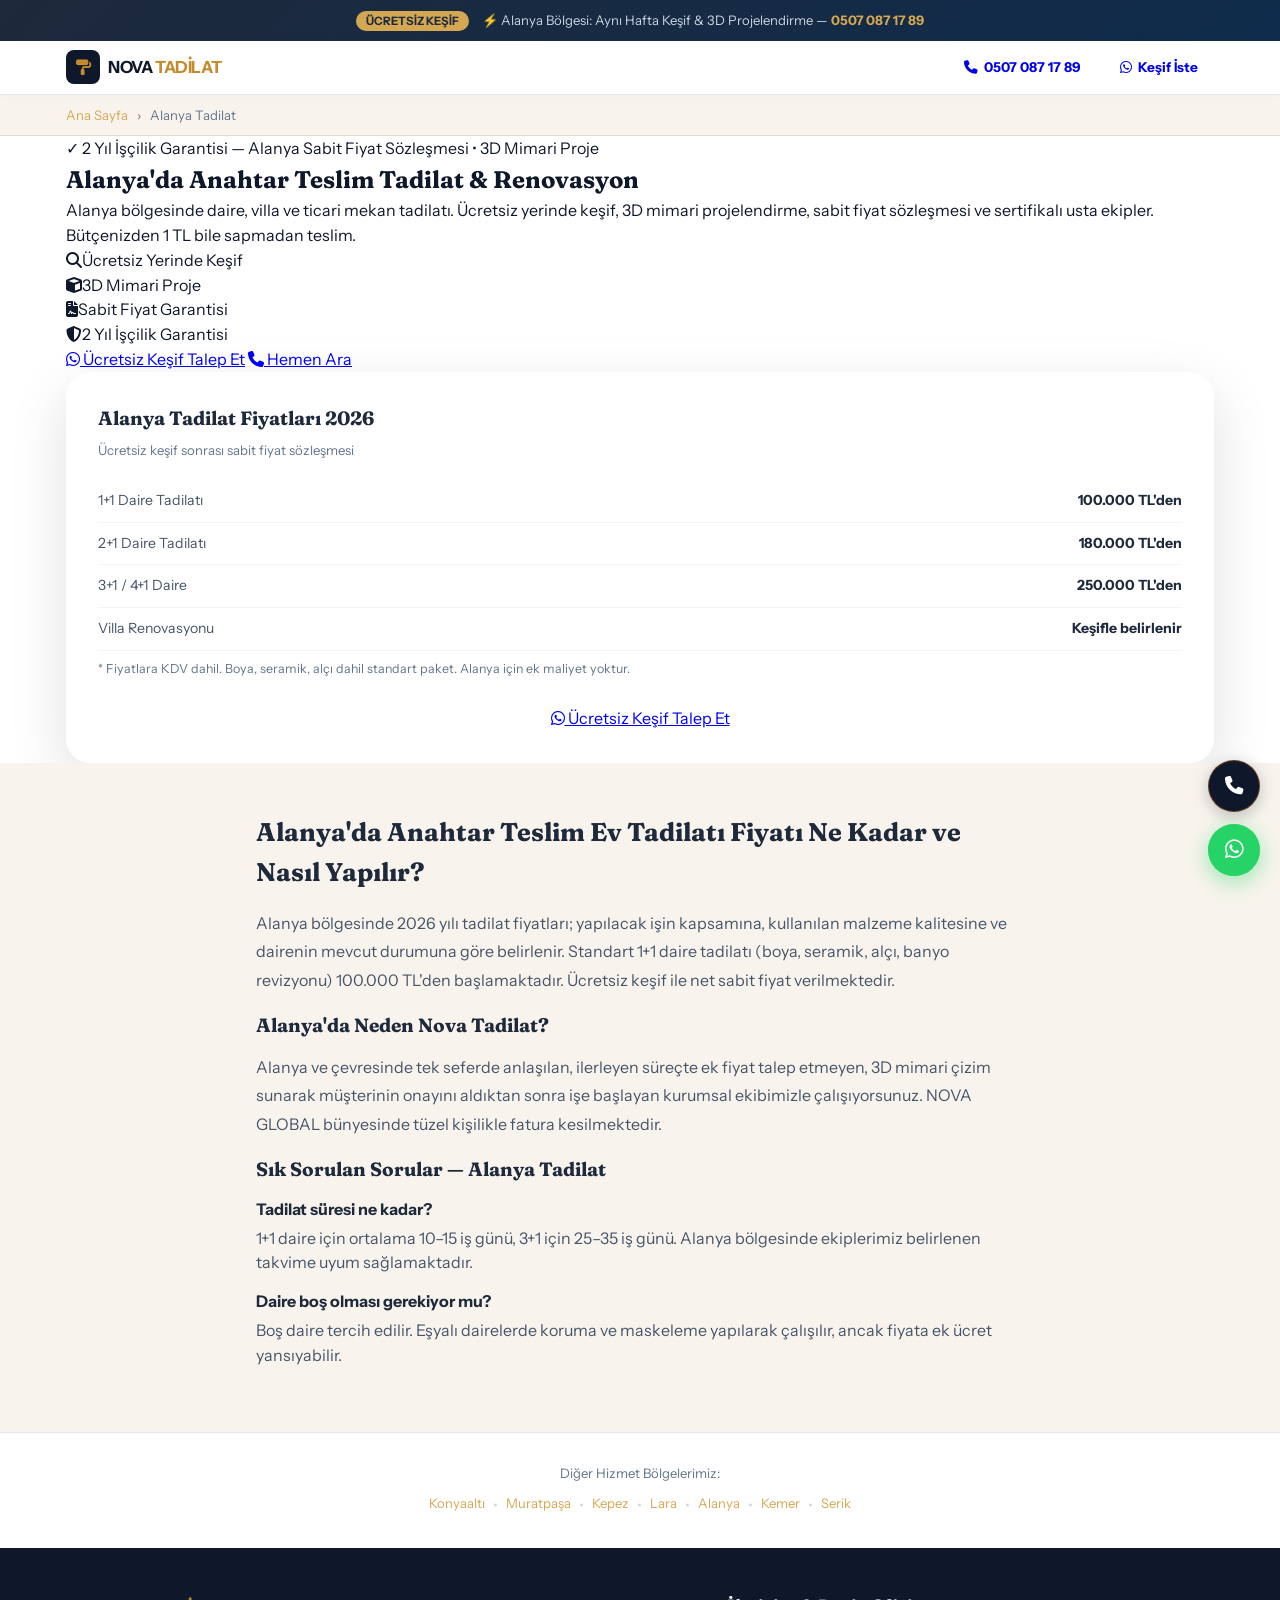
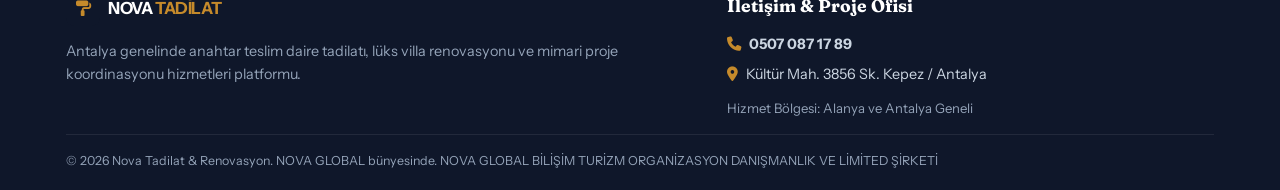
<file: alanyada-tadilat/index.html>
<!DOCTYPE html>
<html lang="tr">
<head>
    <meta charset="UTF-8">
    <meta name="viewport" content="width=device-width, initial-scale=1.0, maximum-scale=5.0, viewport-fit=cover">
    <title>Alanya'da Tadilat & Renovasyon | Anahtar Teslim Proje Yönetimi - Nova Tadilat</title>
    <meta name="description" content="Alanya daire ve villa tadilatı. Ücretsiz keşif, 3D projelendirme, sabit fiyat garantisi. 1+1'den villaya anahtar teslim tadilat. ☎ 0507 087 17 89">
    <meta name="robots" content="index, follow, max-image-preview:large, max-snippet:-1, max-video-preview:-1">
    <link rel="canonical" href="https://www.antalyadatadilat.com.tr/alanyada-tadilat/">
    <meta name="geo.region" content="TR-07">
    <meta name="geo.placename" content="Alanya, Antalya">
    <meta name="geo.position" content="36.5441;32.0060">
    <meta name="ICBM" content="36.5441, 32.0060">
    <meta property="og:title" content="Alanya'da Tadilat & Renovasyon | Anahtar Teslim">
    <meta property="og:description" content="Alanya daire ve villa tadilatı. Ücretsiz keşif, 3D projelendirme, sabit fiyat garantisi.">
    <meta property="og:url" content="https://www.antalyadatadilat.com.tr/alanyada-tadilat/">
    <meta property="og:type" content="website">
    <meta property="og:locale" content="tr_TR">
    <meta name="twitter:card" content="summary">
    <!-- Google tag -->
    <script async src="https://www.googletagmanager.com/gtag/js?id=G-23SELF6DC9"></script>
    <script>
      window.dataLayer = window.dataLayer || [];
      function gtag(){dataLayer.push(arguments);}
      gtag('js', new Date());
      gtag('config', 'G-23SELF6DC9');
    </script>
    <link rel="preconnect" href="https://fonts.googleapis.com">
    <link rel="preconnect" href="https://fonts.gstatic.com" crossorigin>
    <link rel="stylesheet" href="https://fonts.googleapis.com/css2?family=Fraunces:ital,opsz,wght@0,9..144,700;1,9..144,700&family=Instrument+Sans:wght@400;600;700;800&display=swap" media="print" onload="this.media='all'">
    <link rel="stylesheet" href="https://cdnjs.cloudflare.com/ajax/libs/font-awesome/6.5.1/css/all.min.css" media="print" onload="this.media='all'">
    <link rel="icon" type="image/png" href="../images/logo.png">
    <link rel="stylesheet" href="../style.css">
    <script type="application/ld+json">
    {
      "@context": "https://schema.org",
      "@graph": [
        {
          "@type": "HomeAndConstructionBusiness",
          "@id": "https://www.antalyadatadilat.com.tr/#business",
          "name": "Alanya'da Tadilat & Renovasyon — Nova Tadilat",
          "url": "https://www.antalyadatadilat.com.tr/alanyada-tadilat/",
          "telephone": "+905070871789",
          "priceRange": "₺₺₺",
          "address": {
            "@type": "PostalAddress",
            "streetAddress": "Kültür Mahallesi 3856 Sokak No:2 D:1",
            "addressLocality": "Kepez",
            "addressRegion": "Antalya",
            "postalCode": "07090",
            "addressCountry": "TR"
          },
          "areaServed": "Alanya, Antalya",
          "openingHoursSpecification": {
            "@type": "OpeningHoursSpecification",
            "dayOfWeek": ["Monday","Tuesday","Wednesday","Thursday","Friday","Saturday"],
            "opens": "08:30",
            "closes": "19:30"
          },
          "parentOrganization": {
            "@type": "Organization",
            "@id": "https://novadigital.com.tr/#organization",
            "name": "NOVA GLOBAL",
            "legalName": "NOVA GLOBAL BİLİŞİM TURİZM ORGANİZASYON DANIŞMANLIK VE LİMİTED ŞİRKETİ",
            "url": "https://novadigital.com.tr"
          }
        },
        {
          "@type": "Service",
          "name": "Alanya Tadilat & Renovasyon Hizmeti",
          "provider": {"@id": "https://www.antalyadatadilat.com.tr/#business"},
          "serviceType": "Anahtar Teslim Daire ve Villa Tadilatı",
          "areaServed": "Alanya, Antalya",
          "offers": [
            {"@type": "Offer", "name": "1+1 Daire Tadilatı", "price": "100000", "priceCurrency": "TRY"},
            {"@type": "Offer", "name": "2+1 Daire Tadilatı", "price": "180000", "priceCurrency": "TRY"},
            {"@type": "Offer", "name": "3+1 Daire Tadilatı", "price": "250000", "priceCurrency": "TRY"}
          ]
        },
        {
          "@type": "BreadcrumbList",
          "itemListElement": [
            {"@type": "ListItem", "position": 1, "name": "Ana Sayfa", "item": "https://www.antalyadatadilat.com.tr/"},
            {"@type": "ListItem", "position": 2, "name": "Alanya Tadilat", "item": "https://www.antalyadatadilat.com.tr/alanyada-tadilat/"}
          ]
        }
      ]
    }
    </script>
</head>
<body>
    <!-- ANNOUNCEMENT -->
    <div style="background: linear-gradient(135deg, #1E293B 0%, #0F2C4C 100%); color: #CBD5E1; font-size: 0.82rem; text-align: center; padding: 10px 16px;">
        <span style="background:#D4A853;color:#1E293B;font-weight:800;font-size:0.72rem;padding:3px 10px;border-radius:20px;margin-right:10px;">ÜCRETSİZ KEŞİF</span>
        ⚡ Alanya Bölgesi: Aynı Hafta Keşif & 3D Projelendirme — <a href="tel:05070871789" style="color:#D4A853;text-decoration:none;font-weight:700;">0507 087 17 89</a>
    </div>

    <!-- HEADER -->
    <header class="site-header">
        <div class="container header-flex">
            <a href="/" class="brand-box">
                <div class="logo-icon"><i class="fa-solid fa-paint-roller"></i></div>
                <span class="brand-name">NOVA <span style="color:var(--accent-gold);">TADİLAT</span></span>
            </a>
            <div class="header-actions">
                <a href="tel:05070871789" class="btn btn-outline-nav"><i class="fa-solid fa-phone"></i> 0507 087 17 89</a>
                <a href="https://wa.me/905070871789?text=Merhaba%2C+Alanya'da+tadilat+i%C3%A7in+%C3%BCcretsiz+ke%C5%9Fif+istiyorum." target="_blank" class="btn btn-primary-nav"><i class="fa-brands fa-whatsapp"></i> Keşif İste</a>
            </div>
        </div>
    </header>

    <!-- BREADCRUMB -->
    <div style="background:#F8F4ED;border-bottom:1px solid #E2D9C8;padding:10px 0;font-size:0.82rem;color:#64748B;">
        <div class="container">
            <a href="/" style="color:#D4A853;text-decoration:none;">Ana Sayfa</a>
            <span style="margin:0 6px;">›</span>
            <span>Alanya Tadilat</span>
        </div>
    </div>

    <!-- HERO -->
    <section class="hero">
        <div class="container">
            <div class="hero-content">
                <div class="trust-badge">✓ 2 Yıl İşçilik Garantisi — Alanya Sabit Fiyat Sözleşmesi • 3D Mimari Proje</div>
                <h1>Alanya'da <span class="highlight">Anahtar Teslim</span> Tadilat & Renovasyon</h1>
                <p class="hero-subtitle">Alanya bölgesinde daire, villa ve ticari mekan tadilatı. Ücretsiz yerinde keşif, 3D mimari projelendirme, sabit fiyat sözleşmesi ve sertifikalı usta ekipler. Bütçenizden 1 TL bile sapmadan teslim.</p>
                <div class="hero-features">
                    <div class="feature-item"><i class="fa-solid fa-magnifying-glass"></i><span>Ücretsiz Yerinde Keşif</span></div>
                    <div class="feature-item"><i class="fa-solid fa-cube"></i><span>3D Mimari Proje</span></div>
                    <div class="feature-item"><i class="fa-solid fa-file-contract"></i><span>Sabit Fiyat Garantisi</span></div>
                    <div class="feature-item"><i class="fa-solid fa-shield-halved"></i><span>2 Yıl İşçilik Garantisi</span></div>
                </div>
                <div class="hero-cta">
                    <a href="https://wa.me/905070871789?text=Merhaba%2C+Alanya'da+tadilat+i%C3%A7in+%C3%BCcretsiz+ke%C5%9Fif+istiyorum." target="_blank" class="btn-primary"><i class="fa-brands fa-whatsapp"></i> Ücretsiz Keşif Talep Et</a>
                    <a href="tel:05070871789" class="btn-secondary"><i class="fa-solid fa-phone"></i> Hemen Ara</a>
                </div>
            </div>

            <!-- PRICE CARD -->
            <div class="quote-form" style="background:white;border-radius:24px;padding:32px;box-shadow:0 20px 60px rgba(0,0,0,0.12);">
                <h3 style="font-size:1.2rem;color:#1E293B;margin-bottom:6px;">Alanya Tadilat Fiyatları 2026</h3>
                <p style="font-size:0.82rem;color:#64748B;margin-bottom:20px;">Ücretsiz keşif sonrası sabit fiyat sözleşmesi</p>
                <table style="width:100%;border-collapse:collapse;font-size:0.88rem;">
                    <tr style="border-bottom:1px solid #F1F5F9;">
                        <td style="padding:10px 0;color:#475569;">1+1 Daire Tadilatı</td>
                        <td style="padding:10px 0;font-weight:700;color:#1E293B;text-align:right;">100.000 TL'den</td>
                    </tr>
                    <tr style="border-bottom:1px solid #F1F5F9;">
                        <td style="padding:10px 0;color:#475569;">2+1 Daire Tadilatı</td>
                        <td style="padding:10px 0;font-weight:700;color:#1E293B;text-align:right;">180.000 TL'den</td>
                    </tr>
                    <tr style="border-bottom:1px solid #F1F5F9;">
                        <td style="padding:10px 0;color:#475569;">3+1 / 4+1 Daire</td>
                        <td style="padding:10px 0;font-weight:700;color:#1E293B;text-align:right;">250.000 TL'den</td>
                    </tr>
                    <tr style="border-bottom:1px solid #F1F5F9;">
                        <td style="padding:10px 0;color:#475569;">Villa Renovasyonu</td>
                        <td style="padding:10px 0;font-weight:700;color:#1E293B;text-align:right;">Keşifle belirlenir</td>
                    </tr>
                    <tr>
                        <td style="padding:8px 0;color:#64748B;font-size:0.78rem;" colspan="2">* Fiyatlara KDV dahil. Boya, seramik, alçı dahil standart paket. Alanya için ek maliyet yoktur.</td>
                    </tr>
                </table>
                <a href="https://wa.me/905070871789?text=Merhaba%2C+Alanya'da+tadilat+i%C3%A7in+ke%C5%9Fif+istiyorum." target="_blank" class="btn-primary" style="display:block;text-align:center;margin-top:20px;"><i class="fa-brands fa-whatsapp"></i> Ücretsiz Keşif Talep Et</a>
            </div>
        </div>
    </section>

    <!-- SEO CONTENT -->
    <section style="background:#F8F4ED;padding:50px 0;">
        <div class="container" style="max-width:800px;margin:0 auto;">
            <h2 style="font-size:1.6rem;color:#1E293B;margin-bottom:16px;">Alanya'da Anahtar Teslim Ev Tadilatı Fiyatı Ne Kadar ve Nasıl Yapılır?</h2>
            <p style="color:#475569;line-height:1.8;margin-bottom:16px;">Alanya bölgesinde 2026 yılı tadilat fiyatları; yapılacak işin kapsamına, kullanılan malzeme kalitesine ve dairenin mevcut durumuna göre belirlenir. Standart 1+1 daire tadilatı (boya, seramik, alçı, banyo revizyonu) 100.000 TL'den başlamaktadır. Ücretsiz keşif ile net sabit fiyat verilmektedir.</p>
            <h3 style="font-size:1.2rem;color:#1E293B;margin-bottom:12px;">Alanya'da Neden Nova Tadilat?</h3>
            <p style="color:#475569;line-height:1.8;margin-bottom:16px;">Alanya ve çevresinde tek seferde anlaşılan, ilerleyen süreçte ek fiyat talep etmeyen, 3D mimari çizim sunarak müşterinin onayını aldıktan sonra işe başlayan kurumsal ekibimizle çalışıyorsunuz. NOVA GLOBAL bünyesinde tüzel kişilikle fatura kesilmektedir.</p>
            <h3 style="font-size:1.2rem;color:#1E293B;margin-bottom:12px;">Sık Sorulan Sorular — Alanya Tadilat</h3>
            <div style="margin-bottom:14px;"><strong style="color:#1E293B;">Tadilat süresi ne kadar?</strong><p style="color:#475569;margin-top:4px;">1+1 daire için ortalama 10–15 iş günü, 3+1 için 25–35 iş günü. Alanya bölgesinde ekiplerimiz belirlenen takvime uyum sağlamaktadır.</p></div>
            <div style="margin-bottom:14px;"><strong style="color:#1E293B;">Daire boş olması gerekiyor mu?</strong><p style="color:#475569;margin-top:4px;">Boş daire tercih edilir. Eşyalı dairelerde koruma ve maskeleme yapılarak çalışılır, ancak fiyata ek ücret yansıyabilir.</p></div>
        </div>
    </section>

    <!-- HİZMET BÖLGELERİ -->
    <section style="background:#fff;padding:30px 0;border-top:1px solid #E2E8F0;">
        <div class="container">
            <p style="font-size:0.82rem;color:#64748B;text-align:center;margin-bottom:10px;">Diğer Hizmet Bölgelerimiz:</p>
            <div style="display:flex;flex-wrap:wrap;gap:8px;justify-content:center;">
                <a href="/konyaaltinda-tadilat/" style="font-size:0.82rem;color:#D4A853;text-decoration:none;">Konyaaltı</a>
                <span style="color:#CBD5E1;">•</span>
                <a href="/muratpasada-tadilat/" style="font-size:0.82rem;color:#D4A853;text-decoration:none;">Muratpaşa</a>
                <span style="color:#CBD5E1;">•</span>
                <a href="/kepezde-tadilat/" style="font-size:0.82rem;color:#D4A853;text-decoration:none;">Kepez</a>
                <span style="color:#CBD5E1;">•</span>
                <a href="/larada-tadilat/" style="font-size:0.82rem;color:#D4A853;text-decoration:none;">Lara</a>
                <span style="color:#CBD5E1;">•</span>
                <a href="/alanyada-tadilat/" style="font-size:0.82rem;color:#D4A853;text-decoration:none;">Alanya</a>
                <span style="color:#CBD5E1;">•</span>
                <a href="/kemerde-tadilat/" style="font-size:0.82rem;color:#D4A853;text-decoration:none;">Kemer</a>
                <span style="color:#CBD5E1;">•</span>
                <a href="/serikte-tadilat/" style="font-size:0.82rem;color:#D4A853;text-decoration:none;">Serik</a>
            </div>
        </div>
    </section>

    <!-- FOOTER -->
    <footer class="site-footer">
        <div class="container footer-grid">
            <div>
                <div class="brand-box" style="margin-bottom:14px;">
                    <div class="logo-icon"><i class="fa-solid fa-paint-roller"></i></div>
                    <span class="brand-name" style="color:#FFFFFF;">NOVA <span style="color:var(--accent-gold);">TADİLAT</span></span>
                </div>
                <p style="color:#94A3B8;font-size:0.9rem;line-height:1.6;">Antalya genelinde anahtar teslim daire tadilatı, lüks villa renovasyonu ve mimari proje koordinasyonu hizmetleri platformu.</p>
            </div>
            <div>
                <h4 style="color:#FFFFFF;font-size:1.1rem;margin-bottom:14px;">İletişim & Proje Ofisi</h4>
                <p style="color:#CBD5E1;font-size:0.9rem;margin-bottom:8px;"><i class="fa-solid fa-phone" style="color:var(--accent-gold);margin-right:8px;"></i><strong>0507 087 17 89</strong></p>
                <p style="color:#CBD5E1;font-size:0.9rem;margin-bottom:8px;"><i class="fa-solid fa-location-dot" style="color:var(--accent-gold);margin-right:8px;"></i>Kültür Mah. 3856 Sk. Kepez / Antalya</p>
                <p style="color:#94A3B8;font-size:0.82rem;margin-top:12px;">Hizmet Bölgesi: Alanya ve Antalya Geneli</p>
            </div>
        </div>
        <div class="container">
            <div style="border-top:1px solid rgba(255,255,255,0.08);padding-top:16px;margin-top:16px;font-size:0.78rem;color:#94A3B8;">
                <p>© 2026 Nova Tadilat & Renovasyon. NOVA GLOBAL bünyesinde. NOVA GLOBAL BİLİŞİM TURİZM ORGANİZASYON DANIŞMANLIK VE LİMİTED ŞİRKETİ</p>
            </div>
        </div>
    </footer>

    <!-- FLOATING WIDGET -->
    <div class="floating-contact-widget">
        <a href="tel:05070871789" class="floating-btn floating-phone" title="Ara: 0507 087 17 89"><i class="fa-solid fa-phone"></i></a>
        <a href="https://wa.me/905070871789?text=Merhaba%2C+Alanya'da+tadilat+ke%C5%9Fif+istiyorum." target="_blank" class="floating-btn floating-whatsapp"><i class="fa-brands fa-whatsapp"></i><span class="floating-pulse"></span></a>
    </div>

    <script src="../app.js"></script>
</body>
</html>
</file>
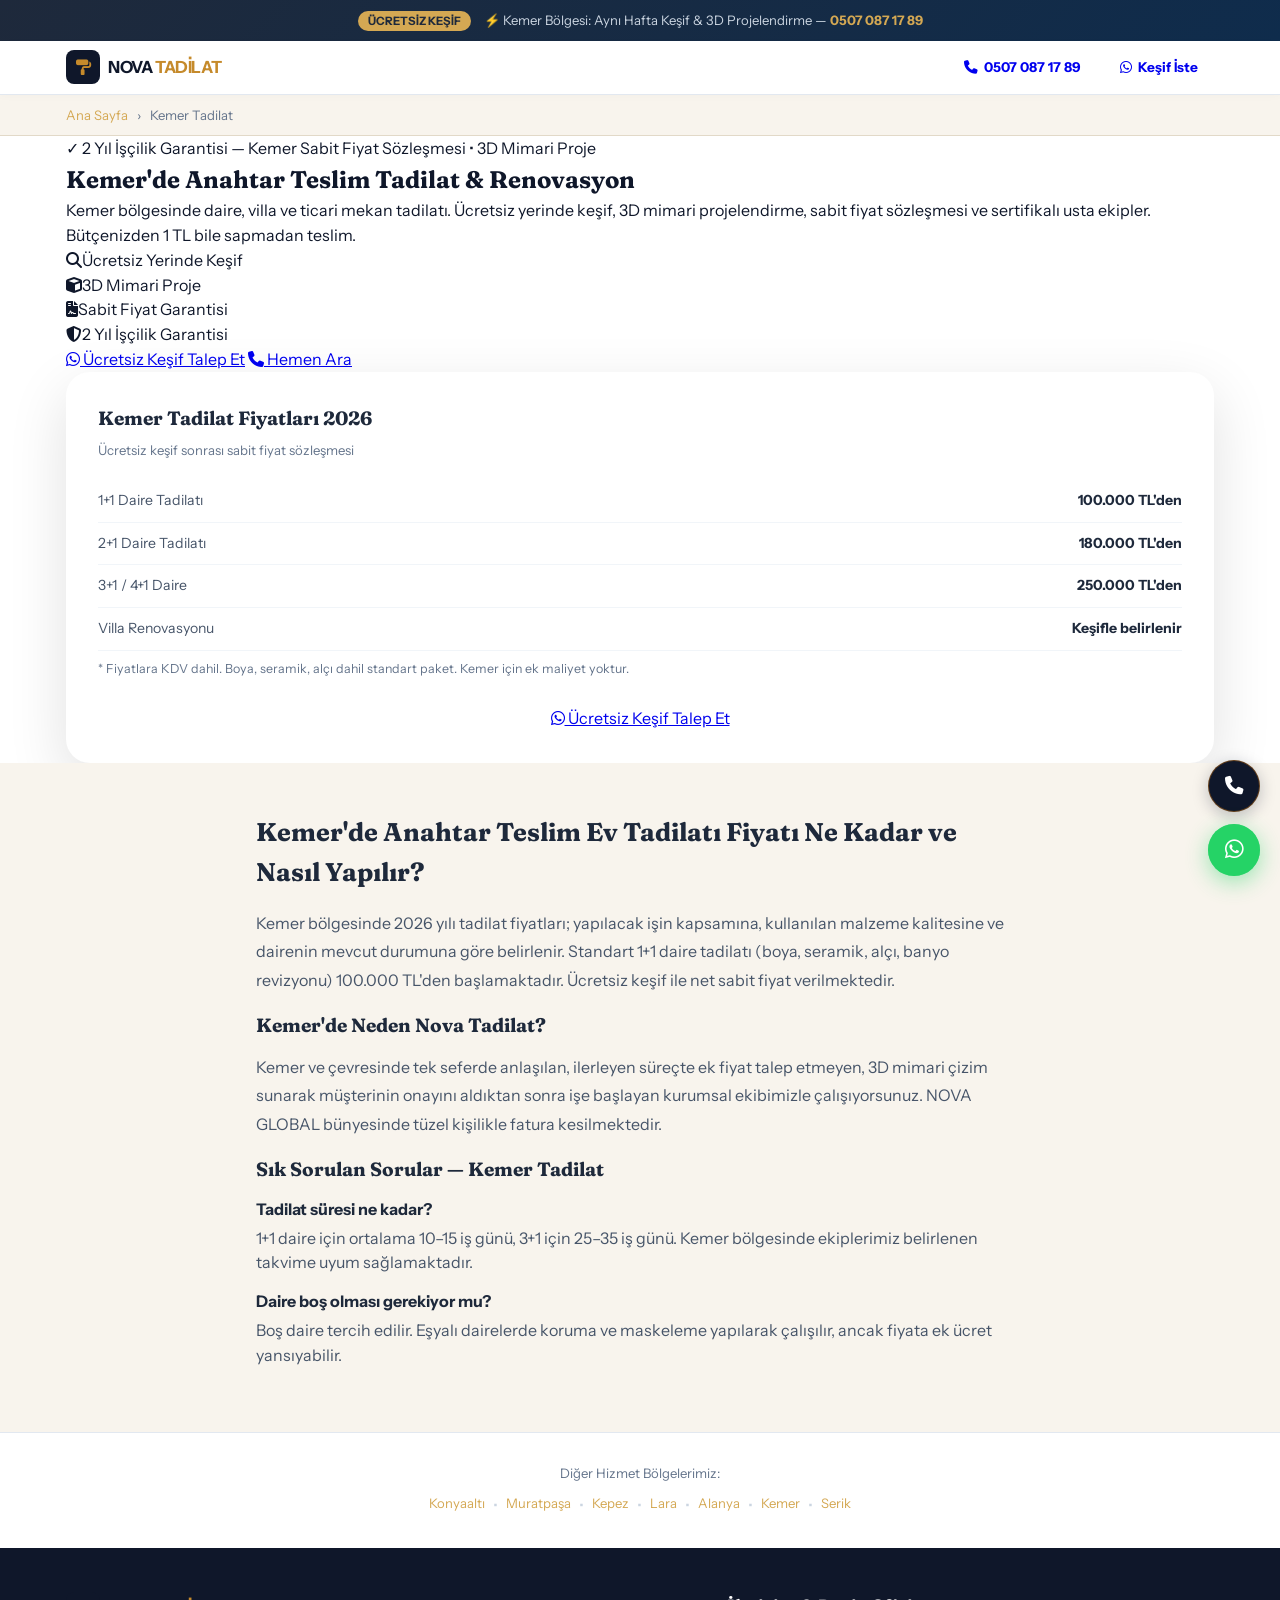
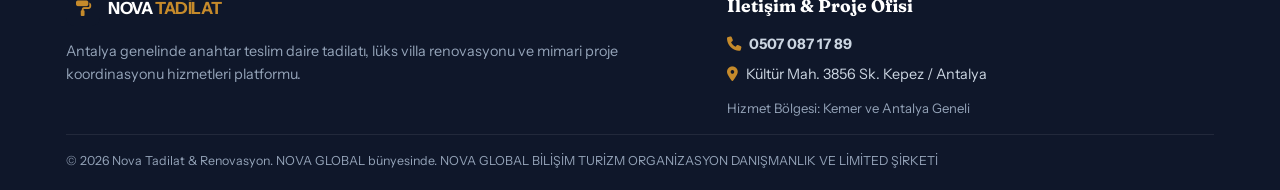
<file: kemerde-tadilat/index.html>
<!DOCTYPE html>
<html lang="tr">
<head>
    <meta charset="UTF-8">
    <meta name="viewport" content="width=device-width, initial-scale=1.0, maximum-scale=5.0, viewport-fit=cover">
    <title>Kemer'de Tadilat & Renovasyon | Anahtar Teslim Proje Yönetimi - Nova Tadilat</title>
    <meta name="description" content="Kemer daire ve villa tadilatı. Ücretsiz keşif, 3D projelendirme, sabit fiyat garantisi. 1+1'den villaya anahtar teslim tadilat. ☎ 0507 087 17 89">
    <meta name="robots" content="index, follow, max-image-preview:large, max-snippet:-1, max-video-preview:-1">
    <link rel="canonical" href="https://www.antalyadatadilat.com.tr/kemerde-tadilat/">
    <meta name="geo.region" content="TR-07">
    <meta name="geo.placename" content="Kemer, Antalya">
    <meta name="geo.position" content="36.5985;30.5583">
    <meta name="ICBM" content="36.5985, 30.5583">
    <meta property="og:title" content="Kemer'de Tadilat & Renovasyon | Anahtar Teslim">
    <meta property="og:description" content="Kemer daire ve villa tadilatı. Ücretsiz keşif, 3D projelendirme, sabit fiyat garantisi.">
    <meta property="og:url" content="https://www.antalyadatadilat.com.tr/kemerde-tadilat/">
    <meta property="og:type" content="website">
    <meta property="og:locale" content="tr_TR">
    <meta name="twitter:card" content="summary">
    <!-- Google tag -->
    <script async src="https://www.googletagmanager.com/gtag/js?id=G-23SELF6DC9"></script>
    <script>
      window.dataLayer = window.dataLayer || [];
      function gtag(){dataLayer.push(arguments);}
      gtag('js', new Date());
      gtag('config', 'G-23SELF6DC9');
    </script>
    <link rel="preconnect" href="https://fonts.googleapis.com">
    <link rel="preconnect" href="https://fonts.gstatic.com" crossorigin>
    <link rel="stylesheet" href="https://fonts.googleapis.com/css2?family=Fraunces:ital,opsz,wght@0,9..144,700;1,9..144,700&family=Instrument+Sans:wght@400;600;700;800&display=swap" media="print" onload="this.media='all'">
    <link rel="stylesheet" href="https://cdnjs.cloudflare.com/ajax/libs/font-awesome/6.5.1/css/all.min.css" media="print" onload="this.media='all'">
    <link rel="icon" type="image/png" href="../images/logo.png">
    <link rel="stylesheet" href="../style.css">
    <script type="application/ld+json">
    {
      "@context": "https://schema.org",
      "@graph": [
        {
          "@type": "HomeAndConstructionBusiness",
          "@id": "https://www.antalyadatadilat.com.tr/#business",
          "name": "Kemer'de Tadilat & Renovasyon — Nova Tadilat",
          "url": "https://www.antalyadatadilat.com.tr/kemerde-tadilat/",
          "telephone": "+905070871789",
          "priceRange": "₺₺₺",
          "address": {
            "@type": "PostalAddress",
            "streetAddress": "Kültür Mahallesi 3856 Sokak No:2 D:1",
            "addressLocality": "Kepez",
            "addressRegion": "Antalya",
            "postalCode": "07090",
            "addressCountry": "TR"
          },
          "areaServed": "Kemer, Antalya",
          "openingHoursSpecification": {
            "@type": "OpeningHoursSpecification",
            "dayOfWeek": ["Monday","Tuesday","Wednesday","Thursday","Friday","Saturday"],
            "opens": "08:30",
            "closes": "19:30"
          },
          "parentOrganization": {
            "@type": "Organization",
            "@id": "https://novadigital.com.tr/#organization",
            "name": "NOVA GLOBAL",
            "legalName": "NOVA GLOBAL BİLİŞİM TURİZM ORGANİZASYON DANIŞMANLIK VE LİMİTED ŞİRKETİ",
            "url": "https://novadigital.com.tr"
          }
        },
        {
          "@type": "Service",
          "name": "Kemer Tadilat & Renovasyon Hizmeti",
          "provider": {"@id": "https://www.antalyadatadilat.com.tr/#business"},
          "serviceType": "Anahtar Teslim Daire ve Villa Tadilatı",
          "areaServed": "Kemer, Antalya",
          "offers": [
            {"@type": "Offer", "name": "1+1 Daire Tadilatı", "price": "100000", "priceCurrency": "TRY"},
            {"@type": "Offer", "name": "2+1 Daire Tadilatı", "price": "180000", "priceCurrency": "TRY"},
            {"@type": "Offer", "name": "3+1 Daire Tadilatı", "price": "250000", "priceCurrency": "TRY"}
          ]
        },
        {
          "@type": "BreadcrumbList",
          "itemListElement": [
            {"@type": "ListItem", "position": 1, "name": "Ana Sayfa", "item": "https://www.antalyadatadilat.com.tr/"},
            {"@type": "ListItem", "position": 2, "name": "Kemer Tadilat", "item": "https://www.antalyadatadilat.com.tr/kemerde-tadilat/"}
          ]
        }
      ]
    }
    </script>
</head>
<body>
    <!-- ANNOUNCEMENT -->
    <div style="background: linear-gradient(135deg, #1E293B 0%, #0F2C4C 100%); color: #CBD5E1; font-size: 0.82rem; text-align: center; padding: 10px 16px;">
        <span style="background:#D4A853;color:#1E293B;font-weight:800;font-size:0.72rem;padding:3px 10px;border-radius:20px;margin-right:10px;">ÜCRETSİZ KEŞİF</span>
        ⚡ Kemer Bölgesi: Aynı Hafta Keşif & 3D Projelendirme — <a href="tel:05070871789" style="color:#D4A853;text-decoration:none;font-weight:700;">0507 087 17 89</a>
    </div>

    <!-- HEADER -->
    <header class="site-header">
        <div class="container header-flex">
            <a href="/" class="brand-box">
                <div class="logo-icon"><i class="fa-solid fa-paint-roller"></i></div>
                <span class="brand-name">NOVA <span style="color:var(--accent-gold);">TADİLAT</span></span>
            </a>
            <div class="header-actions">
                <a href="tel:05070871789" class="btn btn-outline-nav"><i class="fa-solid fa-phone"></i> 0507 087 17 89</a>
                <a href="https://wa.me/905070871789?text=Merhaba%2C+Kemer'de+tadilat+i%C3%A7in+%C3%BCcretsiz+ke%C5%9Fif+istiyorum." target="_blank" class="btn btn-primary-nav"><i class="fa-brands fa-whatsapp"></i> Keşif İste</a>
            </div>
        </div>
    </header>

    <!-- BREADCRUMB -->
    <div style="background:#F8F4ED;border-bottom:1px solid #E2D9C8;padding:10px 0;font-size:0.82rem;color:#64748B;">
        <div class="container">
            <a href="/" style="color:#D4A853;text-decoration:none;">Ana Sayfa</a>
            <span style="margin:0 6px;">›</span>
            <span>Kemer Tadilat</span>
        </div>
    </div>

    <!-- HERO -->
    <section class="hero">
        <div class="container">
            <div class="hero-content">
                <div class="trust-badge">✓ 2 Yıl İşçilik Garantisi — Kemer Sabit Fiyat Sözleşmesi • 3D Mimari Proje</div>
                <h1>Kemer'de <span class="highlight">Anahtar Teslim</span> Tadilat & Renovasyon</h1>
                <p class="hero-subtitle">Kemer bölgesinde daire, villa ve ticari mekan tadilatı. Ücretsiz yerinde keşif, 3D mimari projelendirme, sabit fiyat sözleşmesi ve sertifikalı usta ekipler. Bütçenizden 1 TL bile sapmadan teslim.</p>
                <div class="hero-features">
                    <div class="feature-item"><i class="fa-solid fa-magnifying-glass"></i><span>Ücretsiz Yerinde Keşif</span></div>
                    <div class="feature-item"><i class="fa-solid fa-cube"></i><span>3D Mimari Proje</span></div>
                    <div class="feature-item"><i class="fa-solid fa-file-contract"></i><span>Sabit Fiyat Garantisi</span></div>
                    <div class="feature-item"><i class="fa-solid fa-shield-halved"></i><span>2 Yıl İşçilik Garantisi</span></div>
                </div>
                <div class="hero-cta">
                    <a href="https://wa.me/905070871789?text=Merhaba%2C+Kemer'de+tadilat+i%C3%A7in+%C3%BCcretsiz+ke%C5%9Fif+istiyorum." target="_blank" class="btn-primary"><i class="fa-brands fa-whatsapp"></i> Ücretsiz Keşif Talep Et</a>
                    <a href="tel:05070871789" class="btn-secondary"><i class="fa-solid fa-phone"></i> Hemen Ara</a>
                </div>
            </div>

            <!-- PRICE CARD -->
            <div class="quote-form" style="background:white;border-radius:24px;padding:32px;box-shadow:0 20px 60px rgba(0,0,0,0.12);">
                <h3 style="font-size:1.2rem;color:#1E293B;margin-bottom:6px;">Kemer Tadilat Fiyatları 2026</h3>
                <p style="font-size:0.82rem;color:#64748B;margin-bottom:20px;">Ücretsiz keşif sonrası sabit fiyat sözleşmesi</p>
                <table style="width:100%;border-collapse:collapse;font-size:0.88rem;">
                    <tr style="border-bottom:1px solid #F1F5F9;">
                        <td style="padding:10px 0;color:#475569;">1+1 Daire Tadilatı</td>
                        <td style="padding:10px 0;font-weight:700;color:#1E293B;text-align:right;">100.000 TL'den</td>
                    </tr>
                    <tr style="border-bottom:1px solid #F1F5F9;">
                        <td style="padding:10px 0;color:#475569;">2+1 Daire Tadilatı</td>
                        <td style="padding:10px 0;font-weight:700;color:#1E293B;text-align:right;">180.000 TL'den</td>
                    </tr>
                    <tr style="border-bottom:1px solid #F1F5F9;">
                        <td style="padding:10px 0;color:#475569;">3+1 / 4+1 Daire</td>
                        <td style="padding:10px 0;font-weight:700;color:#1E293B;text-align:right;">250.000 TL'den</td>
                    </tr>
                    <tr style="border-bottom:1px solid #F1F5F9;">
                        <td style="padding:10px 0;color:#475569;">Villa Renovasyonu</td>
                        <td style="padding:10px 0;font-weight:700;color:#1E293B;text-align:right;">Keşifle belirlenir</td>
                    </tr>
                    <tr>
                        <td style="padding:8px 0;color:#64748B;font-size:0.78rem;" colspan="2">* Fiyatlara KDV dahil. Boya, seramik, alçı dahil standart paket. Kemer için ek maliyet yoktur.</td>
                    </tr>
                </table>
                <a href="https://wa.me/905070871789?text=Merhaba%2C+Kemer'de+tadilat+i%C3%A7in+ke%C5%9Fif+istiyorum." target="_blank" class="btn-primary" style="display:block;text-align:center;margin-top:20px;"><i class="fa-brands fa-whatsapp"></i> Ücretsiz Keşif Talep Et</a>
            </div>
        </div>
    </section>

    <!-- SEO CONTENT -->
    <section style="background:#F8F4ED;padding:50px 0;">
        <div class="container" style="max-width:800px;margin:0 auto;">
            <h2 style="font-size:1.6rem;color:#1E293B;margin-bottom:16px;">Kemer'de Anahtar Teslim Ev Tadilatı Fiyatı Ne Kadar ve Nasıl Yapılır?</h2>
            <p style="color:#475569;line-height:1.8;margin-bottom:16px;">Kemer bölgesinde 2026 yılı tadilat fiyatları; yapılacak işin kapsamına, kullanılan malzeme kalitesine ve dairenin mevcut durumuna göre belirlenir. Standart 1+1 daire tadilatı (boya, seramik, alçı, banyo revizyonu) 100.000 TL'den başlamaktadır. Ücretsiz keşif ile net sabit fiyat verilmektedir.</p>
            <h3 style="font-size:1.2rem;color:#1E293B;margin-bottom:12px;">Kemer'de Neden Nova Tadilat?</h3>
            <p style="color:#475569;line-height:1.8;margin-bottom:16px;">Kemer ve çevresinde tek seferde anlaşılan, ilerleyen süreçte ek fiyat talep etmeyen, 3D mimari çizim sunarak müşterinin onayını aldıktan sonra işe başlayan kurumsal ekibimizle çalışıyorsunuz. NOVA GLOBAL bünyesinde tüzel kişilikle fatura kesilmektedir.</p>
            <h3 style="font-size:1.2rem;color:#1E293B;margin-bottom:12px;">Sık Sorulan Sorular — Kemer Tadilat</h3>
            <div style="margin-bottom:14px;"><strong style="color:#1E293B;">Tadilat süresi ne kadar?</strong><p style="color:#475569;margin-top:4px;">1+1 daire için ortalama 10–15 iş günü, 3+1 için 25–35 iş günü. Kemer bölgesinde ekiplerimiz belirlenen takvime uyum sağlamaktadır.</p></div>
            <div style="margin-bottom:14px;"><strong style="color:#1E293B;">Daire boş olması gerekiyor mu?</strong><p style="color:#475569;margin-top:4px;">Boş daire tercih edilir. Eşyalı dairelerde koruma ve maskeleme yapılarak çalışılır, ancak fiyata ek ücret yansıyabilir.</p></div>
        </div>
    </section>

    <!-- HİZMET BÖLGELERİ -->
    <section style="background:#fff;padding:30px 0;border-top:1px solid #E2E8F0;">
        <div class="container">
            <p style="font-size:0.82rem;color:#64748B;text-align:center;margin-bottom:10px;">Diğer Hizmet Bölgelerimiz:</p>
            <div style="display:flex;flex-wrap:wrap;gap:8px;justify-content:center;">
                <a href="/konyaaltinda-tadilat/" style="font-size:0.82rem;color:#D4A853;text-decoration:none;">Konyaaltı</a>
                <span style="color:#CBD5E1;">•</span>
                <a href="/muratpasada-tadilat/" style="font-size:0.82rem;color:#D4A853;text-decoration:none;">Muratpaşa</a>
                <span style="color:#CBD5E1;">•</span>
                <a href="/kepezde-tadilat/" style="font-size:0.82rem;color:#D4A853;text-decoration:none;">Kepez</a>
                <span style="color:#CBD5E1;">•</span>
                <a href="/larada-tadilat/" style="font-size:0.82rem;color:#D4A853;text-decoration:none;">Lara</a>
                <span style="color:#CBD5E1;">•</span>
                <a href="/alanyada-tadilat/" style="font-size:0.82rem;color:#D4A853;text-decoration:none;">Alanya</a>
                <span style="color:#CBD5E1;">•</span>
                <a href="/kemerde-tadilat/" style="font-size:0.82rem;color:#D4A853;text-decoration:none;">Kemer</a>
                <span style="color:#CBD5E1;">•</span>
                <a href="/serikte-tadilat/" style="font-size:0.82rem;color:#D4A853;text-decoration:none;">Serik</a>
            </div>
        </div>
    </section>

    <!-- FOOTER -->
    <footer class="site-footer">
        <div class="container footer-grid">
            <div>
                <div class="brand-box" style="margin-bottom:14px;">
                    <div class="logo-icon"><i class="fa-solid fa-paint-roller"></i></div>
                    <span class="brand-name" style="color:#FFFFFF;">NOVA <span style="color:var(--accent-gold);">TADİLAT</span></span>
                </div>
                <p style="color:#94A3B8;font-size:0.9rem;line-height:1.6;">Antalya genelinde anahtar teslim daire tadilatı, lüks villa renovasyonu ve mimari proje koordinasyonu hizmetleri platformu.</p>
            </div>
            <div>
                <h4 style="color:#FFFFFF;font-size:1.1rem;margin-bottom:14px;">İletişim & Proje Ofisi</h4>
                <p style="color:#CBD5E1;font-size:0.9rem;margin-bottom:8px;"><i class="fa-solid fa-phone" style="color:var(--accent-gold);margin-right:8px;"></i><strong>0507 087 17 89</strong></p>
                <p style="color:#CBD5E1;font-size:0.9rem;margin-bottom:8px;"><i class="fa-solid fa-location-dot" style="color:var(--accent-gold);margin-right:8px;"></i>Kültür Mah. 3856 Sk. Kepez / Antalya</p>
                <p style="color:#94A3B8;font-size:0.82rem;margin-top:12px;">Hizmet Bölgesi: Kemer ve Antalya Geneli</p>
            </div>
        </div>
        <div class="container">
            <div style="border-top:1px solid rgba(255,255,255,0.08);padding-top:16px;margin-top:16px;font-size:0.78rem;color:#94A3B8;">
                <p>© 2026 Nova Tadilat & Renovasyon. NOVA GLOBAL bünyesinde. NOVA GLOBAL BİLİŞİM TURİZM ORGANİZASYON DANIŞMANLIK VE LİMİTED ŞİRKETİ</p>
            </div>
        </div>
    </footer>

    <!-- FLOATING WIDGET -->
    <div class="floating-contact-widget">
        <a href="tel:05070871789" class="floating-btn floating-phone" title="Ara: 0507 087 17 89"><i class="fa-solid fa-phone"></i></a>
        <a href="https://wa.me/905070871789?text=Merhaba%2C+Kemer'de+tadilat+ke%C5%9Fif+istiyorum." target="_blank" class="floating-btn floating-whatsapp"><i class="fa-brands fa-whatsapp"></i><span class="floating-pulse"></span></a>
    </div>

    <script src="../app.js"></script>
</body>
</html>
</file>
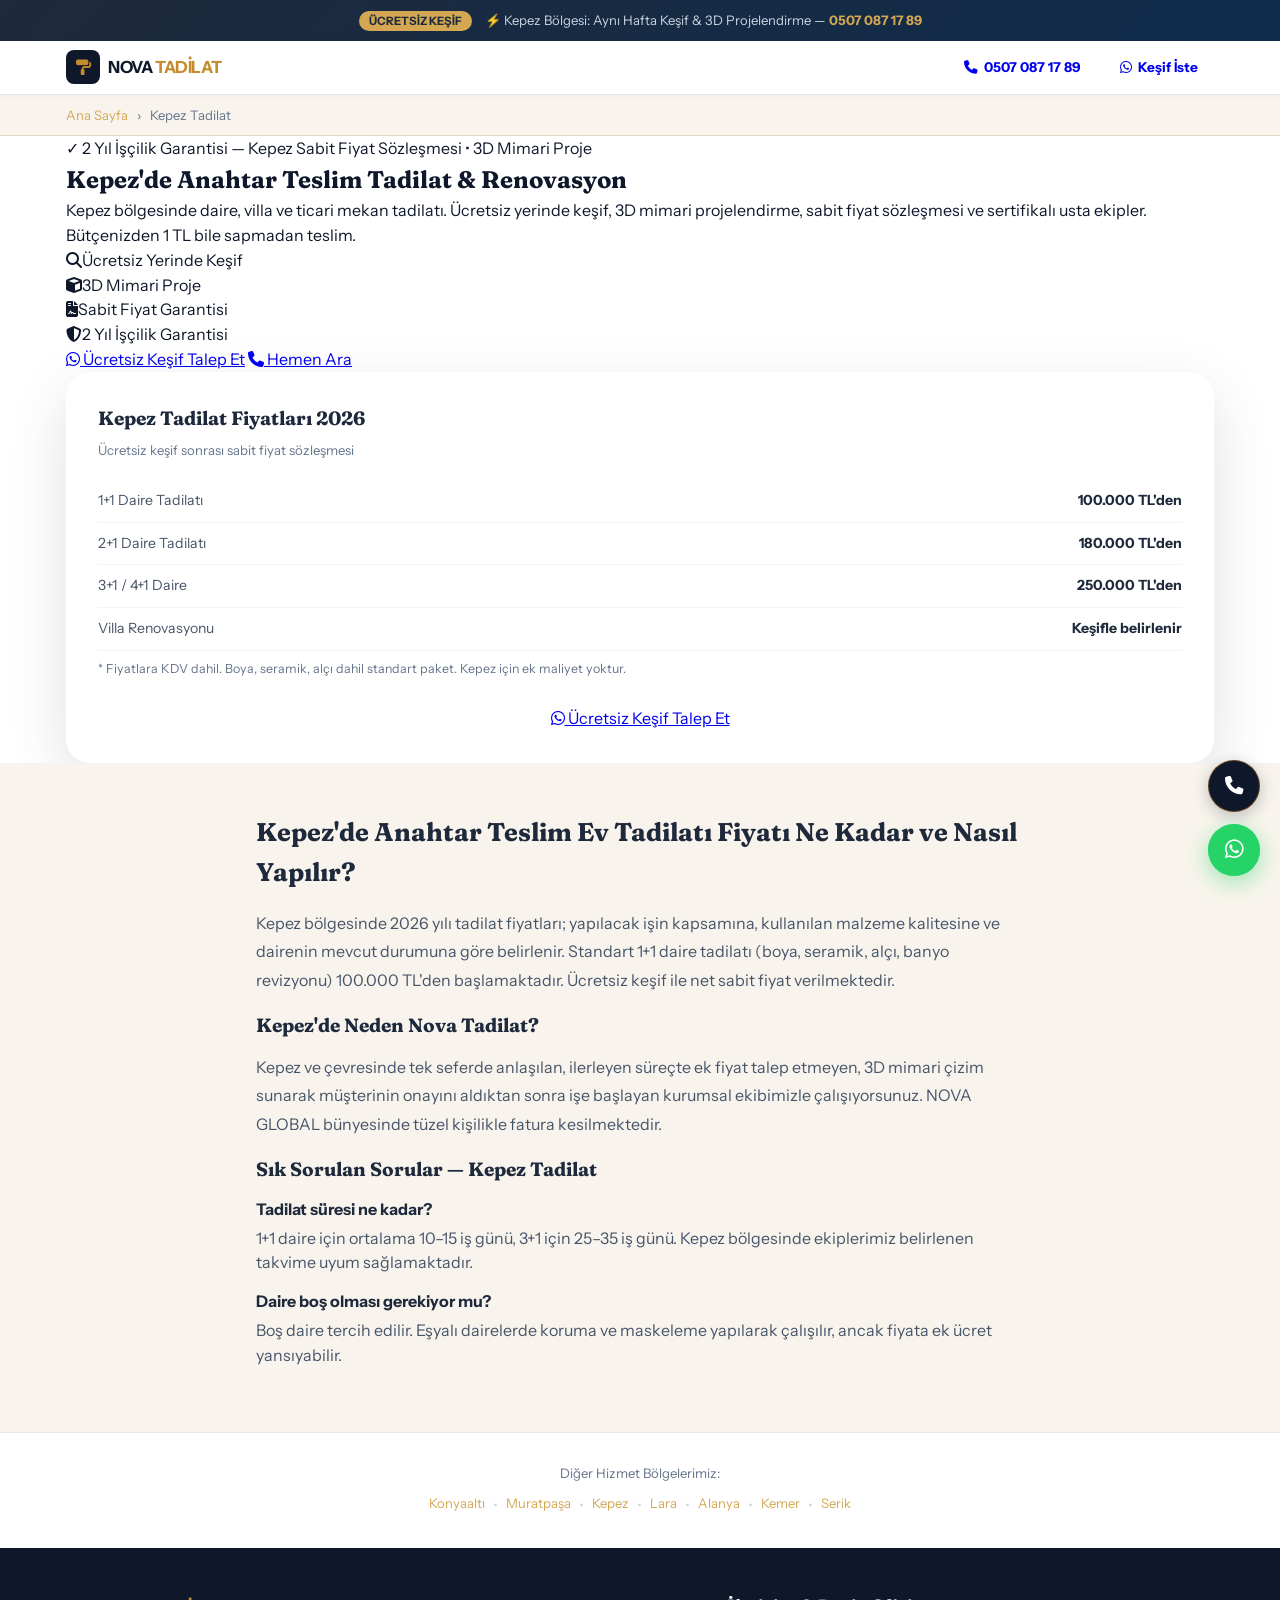
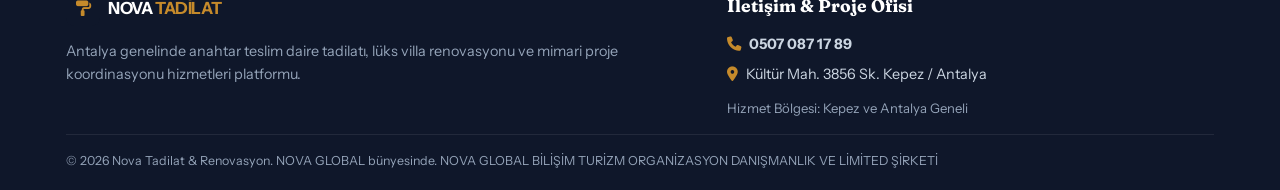
<file: kepezde-tadilat/index.html>
<!DOCTYPE html>
<html lang="tr">
<head>
    <meta charset="UTF-8">
    <meta name="viewport" content="width=device-width, initial-scale=1.0, maximum-scale=5.0, viewport-fit=cover">
    <title>Kepez'de Tadilat & Renovasyon | Anahtar Teslim Proje Yönetimi - Nova Tadilat</title>
    <meta name="description" content="Kepez daire ve villa tadilatı. Ücretsiz keşif, 3D projelendirme, sabit fiyat garantisi. 1+1'den villaya anahtar teslim tadilat. ☎ 0507 087 17 89">
    <meta name="robots" content="index, follow, max-image-preview:large, max-snippet:-1, max-video-preview:-1">
    <link rel="canonical" href="https://www.antalyadatadilat.com.tr/kepezde-tadilat/">
    <meta name="geo.region" content="TR-07">
    <meta name="geo.placename" content="Kepez, Antalya">
    <meta name="geo.position" content="36.9445;30.6942">
    <meta name="ICBM" content="36.9445, 30.6942">
    <meta property="og:title" content="Kepez'de Tadilat & Renovasyon | Anahtar Teslim">
    <meta property="og:description" content="Kepez daire ve villa tadilatı. Ücretsiz keşif, 3D projelendirme, sabit fiyat garantisi.">
    <meta property="og:url" content="https://www.antalyadatadilat.com.tr/kepezde-tadilat/">
    <meta property="og:type" content="website">
    <meta property="og:locale" content="tr_TR">
    <meta name="twitter:card" content="summary">
    <!-- Google tag -->
    <script async src="https://www.googletagmanager.com/gtag/js?id=G-23SELF6DC9"></script>
    <script>
      window.dataLayer = window.dataLayer || [];
      function gtag(){dataLayer.push(arguments);}
      gtag('js', new Date());
      gtag('config', 'G-23SELF6DC9');
    </script>
    <link rel="preconnect" href="https://fonts.googleapis.com">
    <link rel="preconnect" href="https://fonts.gstatic.com" crossorigin>
    <link rel="stylesheet" href="https://fonts.googleapis.com/css2?family=Fraunces:ital,opsz,wght@0,9..144,700;1,9..144,700&family=Instrument+Sans:wght@400;600;700;800&display=swap" media="print" onload="this.media='all'">
    <link rel="stylesheet" href="https://cdnjs.cloudflare.com/ajax/libs/font-awesome/6.5.1/css/all.min.css" media="print" onload="this.media='all'">
    <link rel="icon" type="image/png" href="../images/logo.png">
    <link rel="stylesheet" href="../style.css">
    <script type="application/ld+json">
    {
      "@context": "https://schema.org",
      "@graph": [
        {
          "@type": "HomeAndConstructionBusiness",
          "@id": "https://www.antalyadatadilat.com.tr/#business",
          "name": "Kepez'de Tadilat & Renovasyon — Nova Tadilat",
          "url": "https://www.antalyadatadilat.com.tr/kepezde-tadilat/",
          "telephone": "+905070871789",
          "priceRange": "₺₺₺",
          "address": {
            "@type": "PostalAddress",
            "streetAddress": "Kültür Mahallesi 3856 Sokak No:2 D:1",
            "addressLocality": "Kepez",
            "addressRegion": "Antalya",
            "postalCode": "07090",
            "addressCountry": "TR"
          },
          "areaServed": "Kepez, Antalya",
          "openingHoursSpecification": {
            "@type": "OpeningHoursSpecification",
            "dayOfWeek": ["Monday","Tuesday","Wednesday","Thursday","Friday","Saturday"],
            "opens": "08:30",
            "closes": "19:30"
          },
          "parentOrganization": {
            "@type": "Organization",
            "@id": "https://novadigital.com.tr/#organization",
            "name": "NOVA GLOBAL",
            "legalName": "NOVA GLOBAL BİLİŞİM TURİZM ORGANİZASYON DANIŞMANLIK VE LİMİTED ŞİRKETİ",
            "url": "https://novadigital.com.tr"
          }
        },
        {
          "@type": "Service",
          "name": "Kepez Tadilat & Renovasyon Hizmeti",
          "provider": {"@id": "https://www.antalyadatadilat.com.tr/#business"},
          "serviceType": "Anahtar Teslim Daire ve Villa Tadilatı",
          "areaServed": "Kepez, Antalya",
          "offers": [
            {"@type": "Offer", "name": "1+1 Daire Tadilatı", "price": "100000", "priceCurrency": "TRY"},
            {"@type": "Offer", "name": "2+1 Daire Tadilatı", "price": "180000", "priceCurrency": "TRY"},
            {"@type": "Offer", "name": "3+1 Daire Tadilatı", "price": "250000", "priceCurrency": "TRY"}
          ]
        },
        {
          "@type": "BreadcrumbList",
          "itemListElement": [
            {"@type": "ListItem", "position": 1, "name": "Ana Sayfa", "item": "https://www.antalyadatadilat.com.tr/"},
            {"@type": "ListItem", "position": 2, "name": "Kepez Tadilat", "item": "https://www.antalyadatadilat.com.tr/kepezde-tadilat/"}
          ]
        }
      ]
    }
    </script>
</head>
<body>
    <!-- ANNOUNCEMENT -->
    <div style="background: linear-gradient(135deg, #1E293B 0%, #0F2C4C 100%); color: #CBD5E1; font-size: 0.82rem; text-align: center; padding: 10px 16px;">
        <span style="background:#D4A853;color:#1E293B;font-weight:800;font-size:0.72rem;padding:3px 10px;border-radius:20px;margin-right:10px;">ÜCRETSİZ KEŞİF</span>
        ⚡ Kepez Bölgesi: Aynı Hafta Keşif & 3D Projelendirme — <a href="tel:05070871789" style="color:#D4A853;text-decoration:none;font-weight:700;">0507 087 17 89</a>
    </div>

    <!-- HEADER -->
    <header class="site-header">
        <div class="container header-flex">
            <a href="/" class="brand-box">
                <div class="logo-icon"><i class="fa-solid fa-paint-roller"></i></div>
                <span class="brand-name">NOVA <span style="color:var(--accent-gold);">TADİLAT</span></span>
            </a>
            <div class="header-actions">
                <a href="tel:05070871789" class="btn btn-outline-nav"><i class="fa-solid fa-phone"></i> 0507 087 17 89</a>
                <a href="https://wa.me/905070871789?text=Merhaba%2C+Kepez'de+tadilat+i%C3%A7in+%C3%BCcretsiz+ke%C5%9Fif+istiyorum." target="_blank" class="btn btn-primary-nav"><i class="fa-brands fa-whatsapp"></i> Keşif İste</a>
            </div>
        </div>
    </header>

    <!-- BREADCRUMB -->
    <div style="background:#F8F4ED;border-bottom:1px solid #E2D9C8;padding:10px 0;font-size:0.82rem;color:#64748B;">
        <div class="container">
            <a href="/" style="color:#D4A853;text-decoration:none;">Ana Sayfa</a>
            <span style="margin:0 6px;">›</span>
            <span>Kepez Tadilat</span>
        </div>
    </div>

    <!-- HERO -->
    <section class="hero">
        <div class="container">
            <div class="hero-content">
                <div class="trust-badge">✓ 2 Yıl İşçilik Garantisi — Kepez Sabit Fiyat Sözleşmesi • 3D Mimari Proje</div>
                <h1>Kepez'de <span class="highlight">Anahtar Teslim</span> Tadilat & Renovasyon</h1>
                <p class="hero-subtitle">Kepez bölgesinde daire, villa ve ticari mekan tadilatı. Ücretsiz yerinde keşif, 3D mimari projelendirme, sabit fiyat sözleşmesi ve sertifikalı usta ekipler. Bütçenizden 1 TL bile sapmadan teslim.</p>
                <div class="hero-features">
                    <div class="feature-item"><i class="fa-solid fa-magnifying-glass"></i><span>Ücretsiz Yerinde Keşif</span></div>
                    <div class="feature-item"><i class="fa-solid fa-cube"></i><span>3D Mimari Proje</span></div>
                    <div class="feature-item"><i class="fa-solid fa-file-contract"></i><span>Sabit Fiyat Garantisi</span></div>
                    <div class="feature-item"><i class="fa-solid fa-shield-halved"></i><span>2 Yıl İşçilik Garantisi</span></div>
                </div>
                <div class="hero-cta">
                    <a href="https://wa.me/905070871789?text=Merhaba%2C+Kepez'de+tadilat+i%C3%A7in+%C3%BCcretsiz+ke%C5%9Fif+istiyorum." target="_blank" class="btn-primary"><i class="fa-brands fa-whatsapp"></i> Ücretsiz Keşif Talep Et</a>
                    <a href="tel:05070871789" class="btn-secondary"><i class="fa-solid fa-phone"></i> Hemen Ara</a>
                </div>
            </div>

            <!-- PRICE CARD -->
            <div class="quote-form" style="background:white;border-radius:24px;padding:32px;box-shadow:0 20px 60px rgba(0,0,0,0.12);">
                <h3 style="font-size:1.2rem;color:#1E293B;margin-bottom:6px;">Kepez Tadilat Fiyatları 2026</h3>
                <p style="font-size:0.82rem;color:#64748B;margin-bottom:20px;">Ücretsiz keşif sonrası sabit fiyat sözleşmesi</p>
                <table style="width:100%;border-collapse:collapse;font-size:0.88rem;">
                    <tr style="border-bottom:1px solid #F1F5F9;">
                        <td style="padding:10px 0;color:#475569;">1+1 Daire Tadilatı</td>
                        <td style="padding:10px 0;font-weight:700;color:#1E293B;text-align:right;">100.000 TL'den</td>
                    </tr>
                    <tr style="border-bottom:1px solid #F1F5F9;">
                        <td style="padding:10px 0;color:#475569;">2+1 Daire Tadilatı</td>
                        <td style="padding:10px 0;font-weight:700;color:#1E293B;text-align:right;">180.000 TL'den</td>
                    </tr>
                    <tr style="border-bottom:1px solid #F1F5F9;">
                        <td style="padding:10px 0;color:#475569;">3+1 / 4+1 Daire</td>
                        <td style="padding:10px 0;font-weight:700;color:#1E293B;text-align:right;">250.000 TL'den</td>
                    </tr>
                    <tr style="border-bottom:1px solid #F1F5F9;">
                        <td style="padding:10px 0;color:#475569;">Villa Renovasyonu</td>
                        <td style="padding:10px 0;font-weight:700;color:#1E293B;text-align:right;">Keşifle belirlenir</td>
                    </tr>
                    <tr>
                        <td style="padding:8px 0;color:#64748B;font-size:0.78rem;" colspan="2">* Fiyatlara KDV dahil. Boya, seramik, alçı dahil standart paket. Kepez için ek maliyet yoktur.</td>
                    </tr>
                </table>
                <a href="https://wa.me/905070871789?text=Merhaba%2C+Kepez'de+tadilat+i%C3%A7in+ke%C5%9Fif+istiyorum." target="_blank" class="btn-primary" style="display:block;text-align:center;margin-top:20px;"><i class="fa-brands fa-whatsapp"></i> Ücretsiz Keşif Talep Et</a>
            </div>
        </div>
    </section>

    <!-- SEO CONTENT -->
    <section style="background:#F8F4ED;padding:50px 0;">
        <div class="container" style="max-width:800px;margin:0 auto;">
            <h2 style="font-size:1.6rem;color:#1E293B;margin-bottom:16px;">Kepez'de Anahtar Teslim Ev Tadilatı Fiyatı Ne Kadar ve Nasıl Yapılır?</h2>
            <p style="color:#475569;line-height:1.8;margin-bottom:16px;">Kepez bölgesinde 2026 yılı tadilat fiyatları; yapılacak işin kapsamına, kullanılan malzeme kalitesine ve dairenin mevcut durumuna göre belirlenir. Standart 1+1 daire tadilatı (boya, seramik, alçı, banyo revizyonu) 100.000 TL'den başlamaktadır. Ücretsiz keşif ile net sabit fiyat verilmektedir.</p>
            <h3 style="font-size:1.2rem;color:#1E293B;margin-bottom:12px;">Kepez'de Neden Nova Tadilat?</h3>
            <p style="color:#475569;line-height:1.8;margin-bottom:16px;">Kepez ve çevresinde tek seferde anlaşılan, ilerleyen süreçte ek fiyat talep etmeyen, 3D mimari çizim sunarak müşterinin onayını aldıktan sonra işe başlayan kurumsal ekibimizle çalışıyorsunuz. NOVA GLOBAL bünyesinde tüzel kişilikle fatura kesilmektedir.</p>
            <h3 style="font-size:1.2rem;color:#1E293B;margin-bottom:12px;">Sık Sorulan Sorular — Kepez Tadilat</h3>
            <div style="margin-bottom:14px;"><strong style="color:#1E293B;">Tadilat süresi ne kadar?</strong><p style="color:#475569;margin-top:4px;">1+1 daire için ortalama 10–15 iş günü, 3+1 için 25–35 iş günü. Kepez bölgesinde ekiplerimiz belirlenen takvime uyum sağlamaktadır.</p></div>
            <div style="margin-bottom:14px;"><strong style="color:#1E293B;">Daire boş olması gerekiyor mu?</strong><p style="color:#475569;margin-top:4px;">Boş daire tercih edilir. Eşyalı dairelerde koruma ve maskeleme yapılarak çalışılır, ancak fiyata ek ücret yansıyabilir.</p></div>
        </div>
    </section>

    <!-- HİZMET BÖLGELERİ -->
    <section style="background:#fff;padding:30px 0;border-top:1px solid #E2E8F0;">
        <div class="container">
            <p style="font-size:0.82rem;color:#64748B;text-align:center;margin-bottom:10px;">Diğer Hizmet Bölgelerimiz:</p>
            <div style="display:flex;flex-wrap:wrap;gap:8px;justify-content:center;">
                <a href="/konyaaltinda-tadilat/" style="font-size:0.82rem;color:#D4A853;text-decoration:none;">Konyaaltı</a>
                <span style="color:#CBD5E1;">•</span>
                <a href="/muratpasada-tadilat/" style="font-size:0.82rem;color:#D4A853;text-decoration:none;">Muratpaşa</a>
                <span style="color:#CBD5E1;">•</span>
                <a href="/kepezde-tadilat/" style="font-size:0.82rem;color:#D4A853;text-decoration:none;">Kepez</a>
                <span style="color:#CBD5E1;">•</span>
                <a href="/larada-tadilat/" style="font-size:0.82rem;color:#D4A853;text-decoration:none;">Lara</a>
                <span style="color:#CBD5E1;">•</span>
                <a href="/alanyada-tadilat/" style="font-size:0.82rem;color:#D4A853;text-decoration:none;">Alanya</a>
                <span style="color:#CBD5E1;">•</span>
                <a href="/kemerde-tadilat/" style="font-size:0.82rem;color:#D4A853;text-decoration:none;">Kemer</a>
                <span style="color:#CBD5E1;">•</span>
                <a href="/serikte-tadilat/" style="font-size:0.82rem;color:#D4A853;text-decoration:none;">Serik</a>
            </div>
        </div>
    </section>

    <!-- FOOTER -->
    <footer class="site-footer">
        <div class="container footer-grid">
            <div>
                <div class="brand-box" style="margin-bottom:14px;">
                    <div class="logo-icon"><i class="fa-solid fa-paint-roller"></i></div>
                    <span class="brand-name" style="color:#FFFFFF;">NOVA <span style="color:var(--accent-gold);">TADİLAT</span></span>
                </div>
                <p style="color:#94A3B8;font-size:0.9rem;line-height:1.6;">Antalya genelinde anahtar teslim daire tadilatı, lüks villa renovasyonu ve mimari proje koordinasyonu hizmetleri platformu.</p>
            </div>
            <div>
                <h4 style="color:#FFFFFF;font-size:1.1rem;margin-bottom:14px;">İletişim & Proje Ofisi</h4>
                <p style="color:#CBD5E1;font-size:0.9rem;margin-bottom:8px;"><i class="fa-solid fa-phone" style="color:var(--accent-gold);margin-right:8px;"></i><strong>0507 087 17 89</strong></p>
                <p style="color:#CBD5E1;font-size:0.9rem;margin-bottom:8px;"><i class="fa-solid fa-location-dot" style="color:var(--accent-gold);margin-right:8px;"></i>Kültür Mah. 3856 Sk. Kepez / Antalya</p>
                <p style="color:#94A3B8;font-size:0.82rem;margin-top:12px;">Hizmet Bölgesi: Kepez ve Antalya Geneli</p>
            </div>
        </div>
        <div class="container">
            <div style="border-top:1px solid rgba(255,255,255,0.08);padding-top:16px;margin-top:16px;font-size:0.78rem;color:#94A3B8;">
                <p>© 2026 Nova Tadilat & Renovasyon. NOVA GLOBAL bünyesinde. NOVA GLOBAL BİLİŞİM TURİZM ORGANİZASYON DANIŞMANLIK VE LİMİTED ŞİRKETİ</p>
            </div>
        </div>
    </footer>

    <!-- FLOATING WIDGET -->
    <div class="floating-contact-widget">
        <a href="tel:05070871789" class="floating-btn floating-phone" title="Ara: 0507 087 17 89"><i class="fa-solid fa-phone"></i></a>
        <a href="https://wa.me/905070871789?text=Merhaba%2C+Kepez'de+tadilat+ke%C5%9Fif+istiyorum." target="_blank" class="floating-btn floating-whatsapp"><i class="fa-brands fa-whatsapp"></i><span class="floating-pulse"></span></a>
    </div>

    <script src="../app.js"></script>
</body>
</html>
</file>
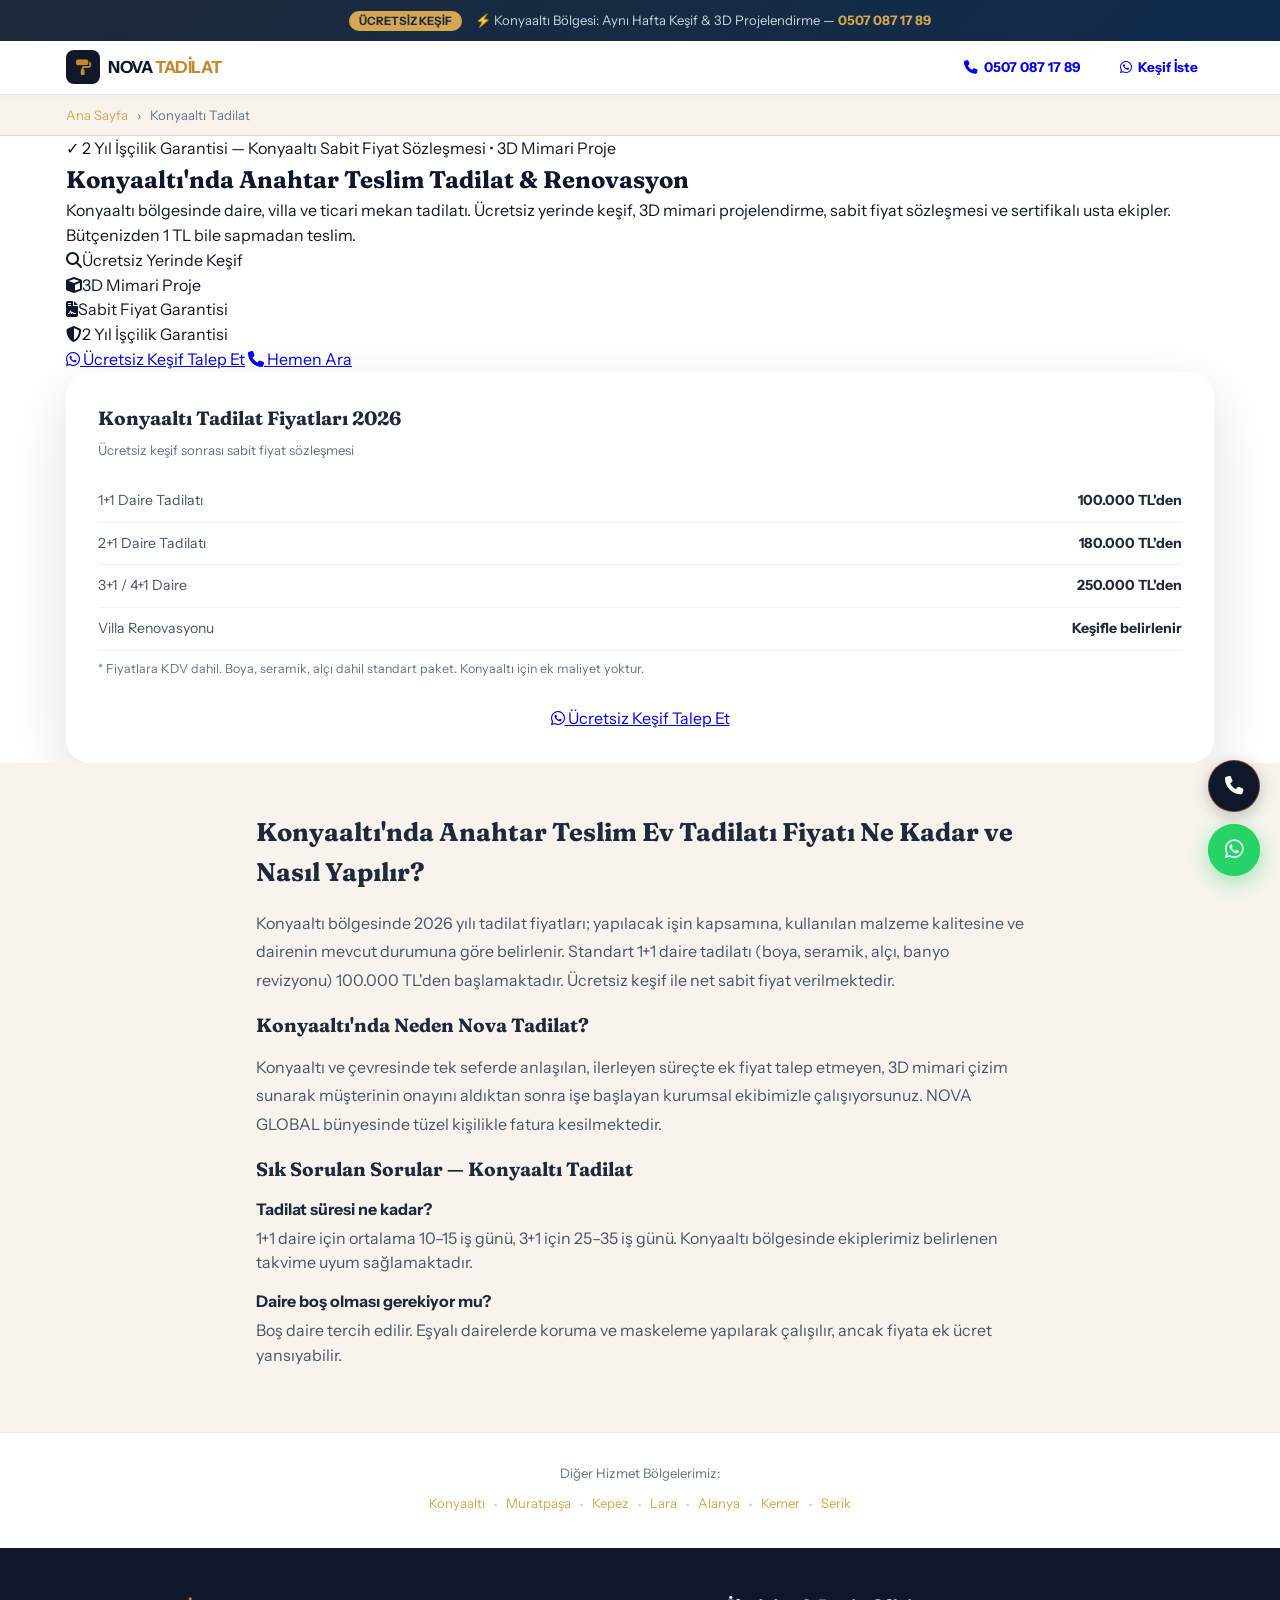
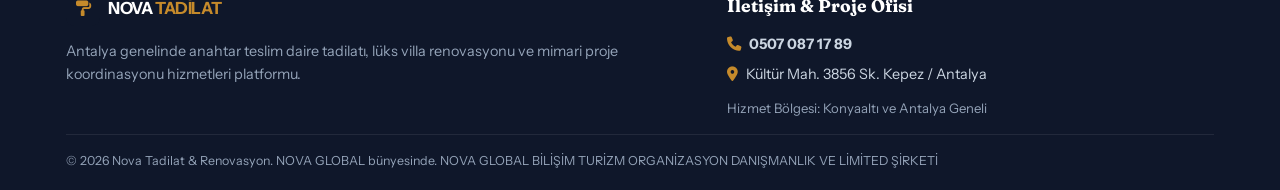
<file: konyaaltinda-tadilat/index.html>
<!DOCTYPE html>
<html lang="tr">
<head>
    <meta charset="UTF-8">
    <meta name="viewport" content="width=device-width, initial-scale=1.0, maximum-scale=5.0, viewport-fit=cover">
    <title>Konyaaltı'nda Tadilat & Renovasyon | Anahtar Teslim Proje Yönetimi - Nova Tadilat</title>
    <meta name="description" content="Konyaaltı daire ve villa tadilatı. Ücretsiz keşif, 3D projelendirme, sabit fiyat garantisi. 1+1'den villaya anahtar teslim tadilat. ☎ 0507 087 17 89">
    <meta name="robots" content="index, follow, max-image-preview:large, max-snippet:-1, max-video-preview:-1">
    <link rel="canonical" href="https://www.antalyadatadilat.com.tr/konyaaltinda-tadilat/">
    <meta name="geo.region" content="TR-07">
    <meta name="geo.placename" content="Konyaaltı, Antalya">
    <meta name="geo.position" content="36.8756;30.5969">
    <meta name="ICBM" content="36.8756, 30.5969">
    <meta property="og:title" content="Konyaaltı'nda Tadilat & Renovasyon | Anahtar Teslim">
    <meta property="og:description" content="Konyaaltı daire ve villa tadilatı. Ücretsiz keşif, 3D projelendirme, sabit fiyat garantisi.">
    <meta property="og:url" content="https://www.antalyadatadilat.com.tr/konyaaltinda-tadilat/">
    <meta property="og:type" content="website">
    <meta property="og:locale" content="tr_TR">
    <meta name="twitter:card" content="summary">
    <!-- Google tag -->
    <script async src="https://www.googletagmanager.com/gtag/js?id=G-23SELF6DC9"></script>
    <script>
      window.dataLayer = window.dataLayer || [];
      function gtag(){dataLayer.push(arguments);}
      gtag('js', new Date());
      gtag('config', 'G-23SELF6DC9');
    </script>
    <link rel="preconnect" href="https://fonts.googleapis.com">
    <link rel="preconnect" href="https://fonts.gstatic.com" crossorigin>
    <link rel="stylesheet" href="https://fonts.googleapis.com/css2?family=Fraunces:ital,opsz,wght@0,9..144,700;1,9..144,700&family=Instrument+Sans:wght@400;600;700;800&display=swap" media="print" onload="this.media='all'">
    <link rel="stylesheet" href="https://cdnjs.cloudflare.com/ajax/libs/font-awesome/6.5.1/css/all.min.css" media="print" onload="this.media='all'">
    <link rel="icon" type="image/png" href="../images/logo.png">
    <link rel="stylesheet" href="../style.css">
    <script type="application/ld+json">
    {
      "@context": "https://schema.org",
      "@graph": [
        {
          "@type": "HomeAndConstructionBusiness",
          "@id": "https://www.antalyadatadilat.com.tr/#business",
          "name": "Konyaaltı'nda Tadilat & Renovasyon — Nova Tadilat",
          "url": "https://www.antalyadatadilat.com.tr/konyaaltinda-tadilat/",
          "telephone": "+905070871789",
          "priceRange": "₺₺₺",
          "address": {
            "@type": "PostalAddress",
            "streetAddress": "Kültür Mahallesi 3856 Sokak No:2 D:1",
            "addressLocality": "Kepez",
            "addressRegion": "Antalya",
            "postalCode": "07090",
            "addressCountry": "TR"
          },
          "areaServed": "Konyaaltı, Antalya",
          "openingHoursSpecification": {
            "@type": "OpeningHoursSpecification",
            "dayOfWeek": ["Monday","Tuesday","Wednesday","Thursday","Friday","Saturday"],
            "opens": "08:30",
            "closes": "19:30"
          },
          "parentOrganization": {
            "@type": "Organization",
            "@id": "https://novadigital.com.tr/#organization",
            "name": "NOVA GLOBAL",
            "legalName": "NOVA GLOBAL BİLİŞİM TURİZM ORGANİZASYON DANIŞMANLIK VE LİMİTED ŞİRKETİ",
            "url": "https://novadigital.com.tr"
          }
        },
        {
          "@type": "Service",
          "name": "Konyaaltı Tadilat & Renovasyon Hizmeti",
          "provider": {"@id": "https://www.antalyadatadilat.com.tr/#business"},
          "serviceType": "Anahtar Teslim Daire ve Villa Tadilatı",
          "areaServed": "Konyaaltı, Antalya",
          "offers": [
            {"@type": "Offer", "name": "1+1 Daire Tadilatı", "price": "100000", "priceCurrency": "TRY"},
            {"@type": "Offer", "name": "2+1 Daire Tadilatı", "price": "180000", "priceCurrency": "TRY"},
            {"@type": "Offer", "name": "3+1 Daire Tadilatı", "price": "250000", "priceCurrency": "TRY"}
          ]
        },
        {
          "@type": "BreadcrumbList",
          "itemListElement": [
            {"@type": "ListItem", "position": 1, "name": "Ana Sayfa", "item": "https://www.antalyadatadilat.com.tr/"},
            {"@type": "ListItem", "position": 2, "name": "Konyaaltı Tadilat", "item": "https://www.antalyadatadilat.com.tr/konyaaltinda-tadilat/"}
          ]
        }
      ]
    }
    </script>
</head>
<body>
    <!-- ANNOUNCEMENT -->
    <div style="background: linear-gradient(135deg, #1E293B 0%, #0F2C4C 100%); color: #CBD5E1; font-size: 0.82rem; text-align: center; padding: 10px 16px;">
        <span style="background:#D4A853;color:#1E293B;font-weight:800;font-size:0.72rem;padding:3px 10px;border-radius:20px;margin-right:10px;">ÜCRETSİZ KEŞİF</span>
        ⚡ Konyaaltı Bölgesi: Aynı Hafta Keşif & 3D Projelendirme — <a href="tel:05070871789" style="color:#D4A853;text-decoration:none;font-weight:700;">0507 087 17 89</a>
    </div>

    <!-- HEADER -->
    <header class="site-header">
        <div class="container header-flex">
            <a href="/" class="brand-box">
                <div class="logo-icon"><i class="fa-solid fa-paint-roller"></i></div>
                <span class="brand-name">NOVA <span style="color:var(--accent-gold);">TADİLAT</span></span>
            </a>
            <div class="header-actions">
                <a href="tel:05070871789" class="btn btn-outline-nav"><i class="fa-solid fa-phone"></i> 0507 087 17 89</a>
                <a href="https://wa.me/905070871789?text=Merhaba%2C+Konyaalt%C4%B1'nda+tadilat+i%C3%A7in+%C3%BCcretsiz+ke%C5%9Fif+istiyorum." target="_blank" class="btn btn-primary-nav"><i class="fa-brands fa-whatsapp"></i> Keşif İste</a>
            </div>
        </div>
    </header>

    <!-- BREADCRUMB -->
    <div style="background:#F8F4ED;border-bottom:1px solid #E2D9C8;padding:10px 0;font-size:0.82rem;color:#64748B;">
        <div class="container">
            <a href="/" style="color:#D4A853;text-decoration:none;">Ana Sayfa</a>
            <span style="margin:0 6px;">›</span>
            <span>Konyaaltı Tadilat</span>
        </div>
    </div>

    <!-- HERO -->
    <section class="hero">
        <div class="container">
            <div class="hero-content">
                <div class="trust-badge">✓ 2 Yıl İşçilik Garantisi — Konyaaltı Sabit Fiyat Sözleşmesi • 3D Mimari Proje</div>
                <h1>Konyaaltı'nda <span class="highlight">Anahtar Teslim</span> Tadilat & Renovasyon</h1>
                <p class="hero-subtitle">Konyaaltı bölgesinde daire, villa ve ticari mekan tadilatı. Ücretsiz yerinde keşif, 3D mimari projelendirme, sabit fiyat sözleşmesi ve sertifikalı usta ekipler. Bütçenizden 1 TL bile sapmadan teslim.</p>
                <div class="hero-features">
                    <div class="feature-item"><i class="fa-solid fa-magnifying-glass"></i><span>Ücretsiz Yerinde Keşif</span></div>
                    <div class="feature-item"><i class="fa-solid fa-cube"></i><span>3D Mimari Proje</span></div>
                    <div class="feature-item"><i class="fa-solid fa-file-contract"></i><span>Sabit Fiyat Garantisi</span></div>
                    <div class="feature-item"><i class="fa-solid fa-shield-halved"></i><span>2 Yıl İşçilik Garantisi</span></div>
                </div>
                <div class="hero-cta">
                    <a href="https://wa.me/905070871789?text=Merhaba%2C+Konyaalt%C4%B1'nda+tadilat+i%C3%A7in+%C3%BCcretsiz+ke%C5%9Fif+istiyorum." target="_blank" class="btn-primary"><i class="fa-brands fa-whatsapp"></i> Ücretsiz Keşif Talep Et</a>
                    <a href="tel:05070871789" class="btn-secondary"><i class="fa-solid fa-phone"></i> Hemen Ara</a>
                </div>
            </div>

            <!-- PRICE CARD -->
            <div class="quote-form" style="background:white;border-radius:24px;padding:32px;box-shadow:0 20px 60px rgba(0,0,0,0.12);">
                <h3 style="font-size:1.2rem;color:#1E293B;margin-bottom:6px;">Konyaaltı Tadilat Fiyatları 2026</h3>
                <p style="font-size:0.82rem;color:#64748B;margin-bottom:20px;">Ücretsiz keşif sonrası sabit fiyat sözleşmesi</p>
                <table style="width:100%;border-collapse:collapse;font-size:0.88rem;">
                    <tr style="border-bottom:1px solid #F1F5F9;">
                        <td style="padding:10px 0;color:#475569;">1+1 Daire Tadilatı</td>
                        <td style="padding:10px 0;font-weight:700;color:#1E293B;text-align:right;">100.000 TL'den</td>
                    </tr>
                    <tr style="border-bottom:1px solid #F1F5F9;">
                        <td style="padding:10px 0;color:#475569;">2+1 Daire Tadilatı</td>
                        <td style="padding:10px 0;font-weight:700;color:#1E293B;text-align:right;">180.000 TL'den</td>
                    </tr>
                    <tr style="border-bottom:1px solid #F1F5F9;">
                        <td style="padding:10px 0;color:#475569;">3+1 / 4+1 Daire</td>
                        <td style="padding:10px 0;font-weight:700;color:#1E293B;text-align:right;">250.000 TL'den</td>
                    </tr>
                    <tr style="border-bottom:1px solid #F1F5F9;">
                        <td style="padding:10px 0;color:#475569;">Villa Renovasyonu</td>
                        <td style="padding:10px 0;font-weight:700;color:#1E293B;text-align:right;">Keşifle belirlenir</td>
                    </tr>
                    <tr>
                        <td style="padding:8px 0;color:#64748B;font-size:0.78rem;" colspan="2">* Fiyatlara KDV dahil. Boya, seramik, alçı dahil standart paket. Konyaaltı için ek maliyet yoktur.</td>
                    </tr>
                </table>
                <a href="https://wa.me/905070871789?text=Merhaba%2C+Konyaalt%C4%B1'nda+tadilat+i%C3%A7in+ke%C5%9Fif+istiyorum." target="_blank" class="btn-primary" style="display:block;text-align:center;margin-top:20px;"><i class="fa-brands fa-whatsapp"></i> Ücretsiz Keşif Talep Et</a>
            </div>
        </div>
    </section>

    <!-- SEO CONTENT -->
    <section style="background:#F8F4ED;padding:50px 0;">
        <div class="container" style="max-width:800px;margin:0 auto;">
            <h2 style="font-size:1.6rem;color:#1E293B;margin-bottom:16px;">Konyaaltı'nda Anahtar Teslim Ev Tadilatı Fiyatı Ne Kadar ve Nasıl Yapılır?</h2>
            <p style="color:#475569;line-height:1.8;margin-bottom:16px;">Konyaaltı bölgesinde 2026 yılı tadilat fiyatları; yapılacak işin kapsamına, kullanılan malzeme kalitesine ve dairenin mevcut durumuna göre belirlenir. Standart 1+1 daire tadilatı (boya, seramik, alçı, banyo revizyonu) 100.000 TL'den başlamaktadır. Ücretsiz keşif ile net sabit fiyat verilmektedir.</p>
            <h3 style="font-size:1.2rem;color:#1E293B;margin-bottom:12px;">Konyaaltı'nda Neden Nova Tadilat?</h3>
            <p style="color:#475569;line-height:1.8;margin-bottom:16px;">Konyaaltı ve çevresinde tek seferde anlaşılan, ilerleyen süreçte ek fiyat talep etmeyen, 3D mimari çizim sunarak müşterinin onayını aldıktan sonra işe başlayan kurumsal ekibimizle çalışıyorsunuz. NOVA GLOBAL bünyesinde tüzel kişilikle fatura kesilmektedir.</p>
            <h3 style="font-size:1.2rem;color:#1E293B;margin-bottom:12px;">Sık Sorulan Sorular — Konyaaltı Tadilat</h3>
            <div style="margin-bottom:14px;"><strong style="color:#1E293B;">Tadilat süresi ne kadar?</strong><p style="color:#475569;margin-top:4px;">1+1 daire için ortalama 10–15 iş günü, 3+1 için 25–35 iş günü. Konyaaltı bölgesinde ekiplerimiz belirlenen takvime uyum sağlamaktadır.</p></div>
            <div style="margin-bottom:14px;"><strong style="color:#1E293B;">Daire boş olması gerekiyor mu?</strong><p style="color:#475569;margin-top:4px;">Boş daire tercih edilir. Eşyalı dairelerde koruma ve maskeleme yapılarak çalışılır, ancak fiyata ek ücret yansıyabilir.</p></div>
        </div>
    </section>

    <!-- HİZMET BÖLGELERİ -->
    <section style="background:#fff;padding:30px 0;border-top:1px solid #E2E8F0;">
        <div class="container">
            <p style="font-size:0.82rem;color:#64748B;text-align:center;margin-bottom:10px;">Diğer Hizmet Bölgelerimiz:</p>
            <div style="display:flex;flex-wrap:wrap;gap:8px;justify-content:center;">
                <a href="/konyaaltinda-tadilat/" style="font-size:0.82rem;color:#D4A853;text-decoration:none;">Konyaaltı</a>
                <span style="color:#CBD5E1;">•</span>
                <a href="/muratpasada-tadilat/" style="font-size:0.82rem;color:#D4A853;text-decoration:none;">Muratpaşa</a>
                <span style="color:#CBD5E1;">•</span>
                <a href="/kepezde-tadilat/" style="font-size:0.82rem;color:#D4A853;text-decoration:none;">Kepez</a>
                <span style="color:#CBD5E1;">•</span>
                <a href="/larada-tadilat/" style="font-size:0.82rem;color:#D4A853;text-decoration:none;">Lara</a>
                <span style="color:#CBD5E1;">•</span>
                <a href="/alanyada-tadilat/" style="font-size:0.82rem;color:#D4A853;text-decoration:none;">Alanya</a>
                <span style="color:#CBD5E1;">•</span>
                <a href="/kemerde-tadilat/" style="font-size:0.82rem;color:#D4A853;text-decoration:none;">Kemer</a>
                <span style="color:#CBD5E1;">•</span>
                <a href="/serikte-tadilat/" style="font-size:0.82rem;color:#D4A853;text-decoration:none;">Serik</a>
            </div>
        </div>
    </section>

    <!-- FOOTER -->
    <footer class="site-footer">
        <div class="container footer-grid">
            <div>
                <div class="brand-box" style="margin-bottom:14px;">
                    <div class="logo-icon"><i class="fa-solid fa-paint-roller"></i></div>
                    <span class="brand-name" style="color:#FFFFFF;">NOVA <span style="color:var(--accent-gold);">TADİLAT</span></span>
                </div>
                <p style="color:#94A3B8;font-size:0.9rem;line-height:1.6;">Antalya genelinde anahtar teslim daire tadilatı, lüks villa renovasyonu ve mimari proje koordinasyonu hizmetleri platformu.</p>
            </div>
            <div>
                <h4 style="color:#FFFFFF;font-size:1.1rem;margin-bottom:14px;">İletişim & Proje Ofisi</h4>
                <p style="color:#CBD5E1;font-size:0.9rem;margin-bottom:8px;"><i class="fa-solid fa-phone" style="color:var(--accent-gold);margin-right:8px;"></i><strong>0507 087 17 89</strong></p>
                <p style="color:#CBD5E1;font-size:0.9rem;margin-bottom:8px;"><i class="fa-solid fa-location-dot" style="color:var(--accent-gold);margin-right:8px;"></i>Kültür Mah. 3856 Sk. Kepez / Antalya</p>
                <p style="color:#94A3B8;font-size:0.82rem;margin-top:12px;">Hizmet Bölgesi: Konyaaltı ve Antalya Geneli</p>
            </div>
        </div>
        <div class="container">
            <div style="border-top:1px solid rgba(255,255,255,0.08);padding-top:16px;margin-top:16px;font-size:0.78rem;color:#94A3B8;">
                <p>© 2026 Nova Tadilat & Renovasyon. NOVA GLOBAL bünyesinde. NOVA GLOBAL BİLİŞİM TURİZM ORGANİZASYON DANIŞMANLIK VE LİMİTED ŞİRKETİ</p>
            </div>
        </div>
    </footer>

    <!-- FLOATING WIDGET -->
    <div class="floating-contact-widget">
        <a href="tel:05070871789" class="floating-btn floating-phone" title="Ara: 0507 087 17 89"><i class="fa-solid fa-phone"></i></a>
        <a href="https://wa.me/905070871789?text=Merhaba%2C+Konyaalt%C4%B1'nda+tadilat+ke%C5%9Fif+istiyorum." target="_blank" class="floating-btn floating-whatsapp"><i class="fa-brands fa-whatsapp"></i><span class="floating-pulse"></span></a>
    </div>

    <script src="../app.js"></script>
</body>
</html>
</file>
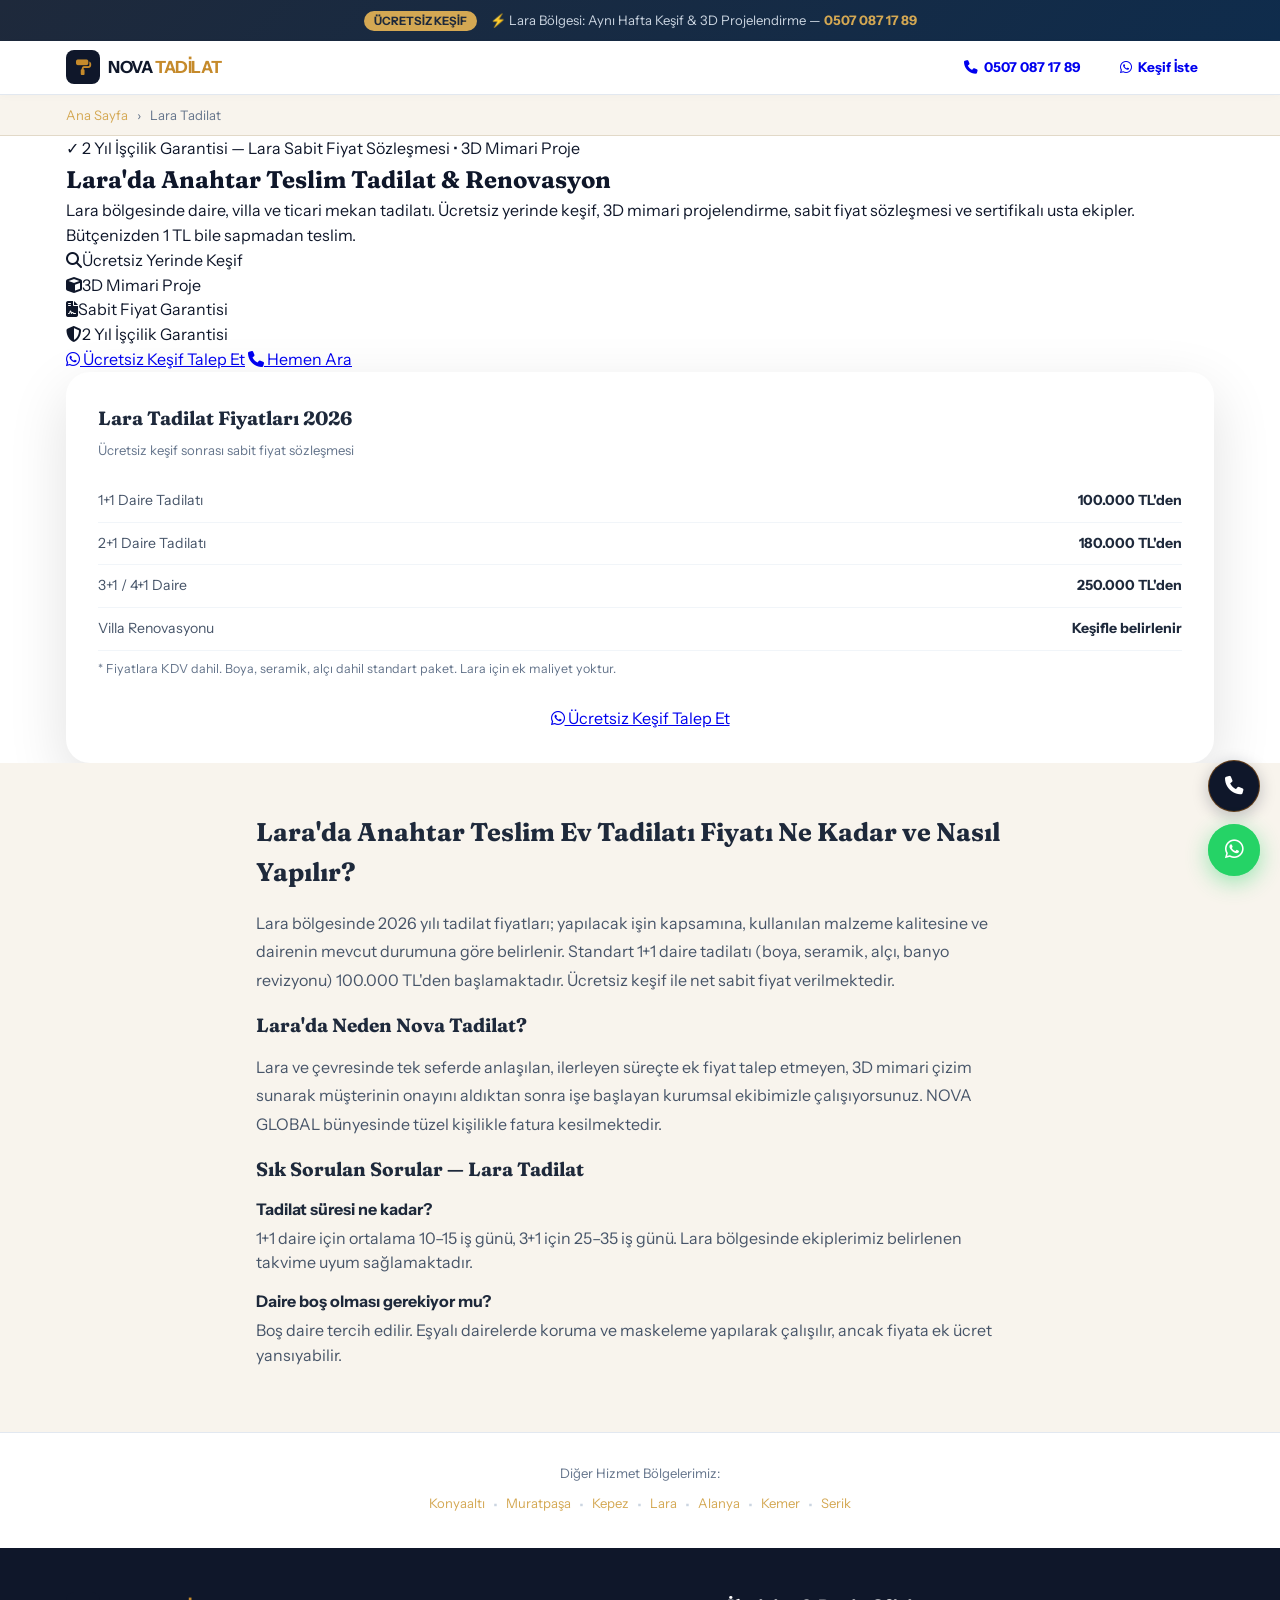
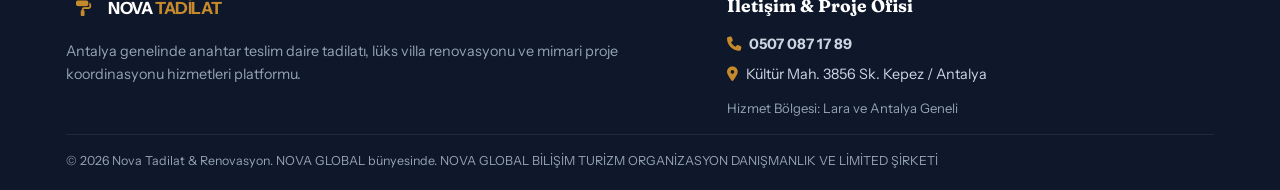
<file: larada-tadilat/index.html>
<!DOCTYPE html>
<html lang="tr">
<head>
    <meta charset="UTF-8">
    <meta name="viewport" content="width=device-width, initial-scale=1.0, maximum-scale=5.0, viewport-fit=cover">
    <title>Lara'da Tadilat & Renovasyon | Anahtar Teslim Proje Yönetimi - Nova Tadilat</title>
    <meta name="description" content="Lara daire ve villa tadilatı. Ücretsiz keşif, 3D projelendirme, sabit fiyat garantisi. 1+1'den villaya anahtar teslim tadilat. ☎ 0507 087 17 89">
    <meta name="robots" content="index, follow, max-image-preview:large, max-snippet:-1, max-video-preview:-1">
    <link rel="canonical" href="https://www.antalyadatadilat.com.tr/larada-tadilat/">
    <meta name="geo.region" content="TR-07">
    <meta name="geo.placename" content="Lara, Antalya">
    <meta name="geo.position" content="36.8572;30.7602">
    <meta name="ICBM" content="36.8572, 30.7602">
    <meta property="og:title" content="Lara'da Tadilat & Renovasyon | Anahtar Teslim">
    <meta property="og:description" content="Lara daire ve villa tadilatı. Ücretsiz keşif, 3D projelendirme, sabit fiyat garantisi.">
    <meta property="og:url" content="https://www.antalyadatadilat.com.tr/larada-tadilat/">
    <meta property="og:type" content="website">
    <meta property="og:locale" content="tr_TR">
    <meta name="twitter:card" content="summary">
    <!-- Google tag -->
    <script async src="https://www.googletagmanager.com/gtag/js?id=G-23SELF6DC9"></script>
    <script>
      window.dataLayer = window.dataLayer || [];
      function gtag(){dataLayer.push(arguments);}
      gtag('js', new Date());
      gtag('config', 'G-23SELF6DC9');
    </script>
    <link rel="preconnect" href="https://fonts.googleapis.com">
    <link rel="preconnect" href="https://fonts.gstatic.com" crossorigin>
    <link rel="stylesheet" href="https://fonts.googleapis.com/css2?family=Fraunces:ital,opsz,wght@0,9..144,700;1,9..144,700&family=Instrument+Sans:wght@400;600;700;800&display=swap" media="print" onload="this.media='all'">
    <link rel="stylesheet" href="https://cdnjs.cloudflare.com/ajax/libs/font-awesome/6.5.1/css/all.min.css" media="print" onload="this.media='all'">
    <link rel="icon" type="image/png" href="../images/logo.png">
    <link rel="stylesheet" href="../style.css">
    <script type="application/ld+json">
    {
      "@context": "https://schema.org",
      "@graph": [
        {
          "@type": "HomeAndConstructionBusiness",
          "@id": "https://www.antalyadatadilat.com.tr/#business",
          "name": "Lara'da Tadilat & Renovasyon — Nova Tadilat",
          "url": "https://www.antalyadatadilat.com.tr/larada-tadilat/",
          "telephone": "+905070871789",
          "priceRange": "₺₺₺",
          "address": {
            "@type": "PostalAddress",
            "streetAddress": "Kültür Mahallesi 3856 Sokak No:2 D:1",
            "addressLocality": "Kepez",
            "addressRegion": "Antalya",
            "postalCode": "07090",
            "addressCountry": "TR"
          },
          "areaServed": "Lara, Antalya",
          "openingHoursSpecification": {
            "@type": "OpeningHoursSpecification",
            "dayOfWeek": ["Monday","Tuesday","Wednesday","Thursday","Friday","Saturday"],
            "opens": "08:30",
            "closes": "19:30"
          },
          "parentOrganization": {
            "@type": "Organization",
            "@id": "https://novadigital.com.tr/#organization",
            "name": "NOVA GLOBAL",
            "legalName": "NOVA GLOBAL BİLİŞİM TURİZM ORGANİZASYON DANIŞMANLIK VE LİMİTED ŞİRKETİ",
            "url": "https://novadigital.com.tr"
          }
        },
        {
          "@type": "Service",
          "name": "Lara Tadilat & Renovasyon Hizmeti",
          "provider": {"@id": "https://www.antalyadatadilat.com.tr/#business"},
          "serviceType": "Anahtar Teslim Daire ve Villa Tadilatı",
          "areaServed": "Lara, Antalya",
          "offers": [
            {"@type": "Offer", "name": "1+1 Daire Tadilatı", "price": "100000", "priceCurrency": "TRY"},
            {"@type": "Offer", "name": "2+1 Daire Tadilatı", "price": "180000", "priceCurrency": "TRY"},
            {"@type": "Offer", "name": "3+1 Daire Tadilatı", "price": "250000", "priceCurrency": "TRY"}
          ]
        },
        {
          "@type": "BreadcrumbList",
          "itemListElement": [
            {"@type": "ListItem", "position": 1, "name": "Ana Sayfa", "item": "https://www.antalyadatadilat.com.tr/"},
            {"@type": "ListItem", "position": 2, "name": "Lara Tadilat", "item": "https://www.antalyadatadilat.com.tr/larada-tadilat/"}
          ]
        }
      ]
    }
    </script>
</head>
<body>
    <!-- ANNOUNCEMENT -->
    <div style="background: linear-gradient(135deg, #1E293B 0%, #0F2C4C 100%); color: #CBD5E1; font-size: 0.82rem; text-align: center; padding: 10px 16px;">
        <span style="background:#D4A853;color:#1E293B;font-weight:800;font-size:0.72rem;padding:3px 10px;border-radius:20px;margin-right:10px;">ÜCRETSİZ KEŞİF</span>
        ⚡ Lara Bölgesi: Aynı Hafta Keşif & 3D Projelendirme — <a href="tel:05070871789" style="color:#D4A853;text-decoration:none;font-weight:700;">0507 087 17 89</a>
    </div>

    <!-- HEADER -->
    <header class="site-header">
        <div class="container header-flex">
            <a href="/" class="brand-box">
                <div class="logo-icon"><i class="fa-solid fa-paint-roller"></i></div>
                <span class="brand-name">NOVA <span style="color:var(--accent-gold);">TADİLAT</span></span>
            </a>
            <div class="header-actions">
                <a href="tel:05070871789" class="btn btn-outline-nav"><i class="fa-solid fa-phone"></i> 0507 087 17 89</a>
                <a href="https://wa.me/905070871789?text=Merhaba%2C+Lara'da+tadilat+i%C3%A7in+%C3%BCcretsiz+ke%C5%9Fif+istiyorum." target="_blank" class="btn btn-primary-nav"><i class="fa-brands fa-whatsapp"></i> Keşif İste</a>
            </div>
        </div>
    </header>

    <!-- BREADCRUMB -->
    <div style="background:#F8F4ED;border-bottom:1px solid #E2D9C8;padding:10px 0;font-size:0.82rem;color:#64748B;">
        <div class="container">
            <a href="/" style="color:#D4A853;text-decoration:none;">Ana Sayfa</a>
            <span style="margin:0 6px;">›</span>
            <span>Lara Tadilat</span>
        </div>
    </div>

    <!-- HERO -->
    <section class="hero">
        <div class="container">
            <div class="hero-content">
                <div class="trust-badge">✓ 2 Yıl İşçilik Garantisi — Lara Sabit Fiyat Sözleşmesi • 3D Mimari Proje</div>
                <h1>Lara'da <span class="highlight">Anahtar Teslim</span> Tadilat & Renovasyon</h1>
                <p class="hero-subtitle">Lara bölgesinde daire, villa ve ticari mekan tadilatı. Ücretsiz yerinde keşif, 3D mimari projelendirme, sabit fiyat sözleşmesi ve sertifikalı usta ekipler. Bütçenizden 1 TL bile sapmadan teslim.</p>
                <div class="hero-features">
                    <div class="feature-item"><i class="fa-solid fa-magnifying-glass"></i><span>Ücretsiz Yerinde Keşif</span></div>
                    <div class="feature-item"><i class="fa-solid fa-cube"></i><span>3D Mimari Proje</span></div>
                    <div class="feature-item"><i class="fa-solid fa-file-contract"></i><span>Sabit Fiyat Garantisi</span></div>
                    <div class="feature-item"><i class="fa-solid fa-shield-halved"></i><span>2 Yıl İşçilik Garantisi</span></div>
                </div>
                <div class="hero-cta">
                    <a href="https://wa.me/905070871789?text=Merhaba%2C+Lara'da+tadilat+i%C3%A7in+%C3%BCcretsiz+ke%C5%9Fif+istiyorum." target="_blank" class="btn-primary"><i class="fa-brands fa-whatsapp"></i> Ücretsiz Keşif Talep Et</a>
                    <a href="tel:05070871789" class="btn-secondary"><i class="fa-solid fa-phone"></i> Hemen Ara</a>
                </div>
            </div>

            <!-- PRICE CARD -->
            <div class="quote-form" style="background:white;border-radius:24px;padding:32px;box-shadow:0 20px 60px rgba(0,0,0,0.12);">
                <h3 style="font-size:1.2rem;color:#1E293B;margin-bottom:6px;">Lara Tadilat Fiyatları 2026</h3>
                <p style="font-size:0.82rem;color:#64748B;margin-bottom:20px;">Ücretsiz keşif sonrası sabit fiyat sözleşmesi</p>
                <table style="width:100%;border-collapse:collapse;font-size:0.88rem;">
                    <tr style="border-bottom:1px solid #F1F5F9;">
                        <td style="padding:10px 0;color:#475569;">1+1 Daire Tadilatı</td>
                        <td style="padding:10px 0;font-weight:700;color:#1E293B;text-align:right;">100.000 TL'den</td>
                    </tr>
                    <tr style="border-bottom:1px solid #F1F5F9;">
                        <td style="padding:10px 0;color:#475569;">2+1 Daire Tadilatı</td>
                        <td style="padding:10px 0;font-weight:700;color:#1E293B;text-align:right;">180.000 TL'den</td>
                    </tr>
                    <tr style="border-bottom:1px solid #F1F5F9;">
                        <td style="padding:10px 0;color:#475569;">3+1 / 4+1 Daire</td>
                        <td style="padding:10px 0;font-weight:700;color:#1E293B;text-align:right;">250.000 TL'den</td>
                    </tr>
                    <tr style="border-bottom:1px solid #F1F5F9;">
                        <td style="padding:10px 0;color:#475569;">Villa Renovasyonu</td>
                        <td style="padding:10px 0;font-weight:700;color:#1E293B;text-align:right;">Keşifle belirlenir</td>
                    </tr>
                    <tr>
                        <td style="padding:8px 0;color:#64748B;font-size:0.78rem;" colspan="2">* Fiyatlara KDV dahil. Boya, seramik, alçı dahil standart paket. Lara için ek maliyet yoktur.</td>
                    </tr>
                </table>
                <a href="https://wa.me/905070871789?text=Merhaba%2C+Lara'da+tadilat+i%C3%A7in+ke%C5%9Fif+istiyorum." target="_blank" class="btn-primary" style="display:block;text-align:center;margin-top:20px;"><i class="fa-brands fa-whatsapp"></i> Ücretsiz Keşif Talep Et</a>
            </div>
        </div>
    </section>

    <!-- SEO CONTENT -->
    <section style="background:#F8F4ED;padding:50px 0;">
        <div class="container" style="max-width:800px;margin:0 auto;">
            <h2 style="font-size:1.6rem;color:#1E293B;margin-bottom:16px;">Lara'da Anahtar Teslim Ev Tadilatı Fiyatı Ne Kadar ve Nasıl Yapılır?</h2>
            <p style="color:#475569;line-height:1.8;margin-bottom:16px;">Lara bölgesinde 2026 yılı tadilat fiyatları; yapılacak işin kapsamına, kullanılan malzeme kalitesine ve dairenin mevcut durumuna göre belirlenir. Standart 1+1 daire tadilatı (boya, seramik, alçı, banyo revizyonu) 100.000 TL'den başlamaktadır. Ücretsiz keşif ile net sabit fiyat verilmektedir.</p>
            <h3 style="font-size:1.2rem;color:#1E293B;margin-bottom:12px;">Lara'da Neden Nova Tadilat?</h3>
            <p style="color:#475569;line-height:1.8;margin-bottom:16px;">Lara ve çevresinde tek seferde anlaşılan, ilerleyen süreçte ek fiyat talep etmeyen, 3D mimari çizim sunarak müşterinin onayını aldıktan sonra işe başlayan kurumsal ekibimizle çalışıyorsunuz. NOVA GLOBAL bünyesinde tüzel kişilikle fatura kesilmektedir.</p>
            <h3 style="font-size:1.2rem;color:#1E293B;margin-bottom:12px;">Sık Sorulan Sorular — Lara Tadilat</h3>
            <div style="margin-bottom:14px;"><strong style="color:#1E293B;">Tadilat süresi ne kadar?</strong><p style="color:#475569;margin-top:4px;">1+1 daire için ortalama 10–15 iş günü, 3+1 için 25–35 iş günü. Lara bölgesinde ekiplerimiz belirlenen takvime uyum sağlamaktadır.</p></div>
            <div style="margin-bottom:14px;"><strong style="color:#1E293B;">Daire boş olması gerekiyor mu?</strong><p style="color:#475569;margin-top:4px;">Boş daire tercih edilir. Eşyalı dairelerde koruma ve maskeleme yapılarak çalışılır, ancak fiyata ek ücret yansıyabilir.</p></div>
        </div>
    </section>

    <!-- HİZMET BÖLGELERİ -->
    <section style="background:#fff;padding:30px 0;border-top:1px solid #E2E8F0;">
        <div class="container">
            <p style="font-size:0.82rem;color:#64748B;text-align:center;margin-bottom:10px;">Diğer Hizmet Bölgelerimiz:</p>
            <div style="display:flex;flex-wrap:wrap;gap:8px;justify-content:center;">
                <a href="/konyaaltinda-tadilat/" style="font-size:0.82rem;color:#D4A853;text-decoration:none;">Konyaaltı</a>
                <span style="color:#CBD5E1;">•</span>
                <a href="/muratpasada-tadilat/" style="font-size:0.82rem;color:#D4A853;text-decoration:none;">Muratpaşa</a>
                <span style="color:#CBD5E1;">•</span>
                <a href="/kepezde-tadilat/" style="font-size:0.82rem;color:#D4A853;text-decoration:none;">Kepez</a>
                <span style="color:#CBD5E1;">•</span>
                <a href="/larada-tadilat/" style="font-size:0.82rem;color:#D4A853;text-decoration:none;">Lara</a>
                <span style="color:#CBD5E1;">•</span>
                <a href="/alanyada-tadilat/" style="font-size:0.82rem;color:#D4A853;text-decoration:none;">Alanya</a>
                <span style="color:#CBD5E1;">•</span>
                <a href="/kemerde-tadilat/" style="font-size:0.82rem;color:#D4A853;text-decoration:none;">Kemer</a>
                <span style="color:#CBD5E1;">•</span>
                <a href="/serikte-tadilat/" style="font-size:0.82rem;color:#D4A853;text-decoration:none;">Serik</a>
            </div>
        </div>
    </section>

    <!-- FOOTER -->
    <footer class="site-footer">
        <div class="container footer-grid">
            <div>
                <div class="brand-box" style="margin-bottom:14px;">
                    <div class="logo-icon"><i class="fa-solid fa-paint-roller"></i></div>
                    <span class="brand-name" style="color:#FFFFFF;">NOVA <span style="color:var(--accent-gold);">TADİLAT</span></span>
                </div>
                <p style="color:#94A3B8;font-size:0.9rem;line-height:1.6;">Antalya genelinde anahtar teslim daire tadilatı, lüks villa renovasyonu ve mimari proje koordinasyonu hizmetleri platformu.</p>
            </div>
            <div>
                <h4 style="color:#FFFFFF;font-size:1.1rem;margin-bottom:14px;">İletişim & Proje Ofisi</h4>
                <p style="color:#CBD5E1;font-size:0.9rem;margin-bottom:8px;"><i class="fa-solid fa-phone" style="color:var(--accent-gold);margin-right:8px;"></i><strong>0507 087 17 89</strong></p>
                <p style="color:#CBD5E1;font-size:0.9rem;margin-bottom:8px;"><i class="fa-solid fa-location-dot" style="color:var(--accent-gold);margin-right:8px;"></i>Kültür Mah. 3856 Sk. Kepez / Antalya</p>
                <p style="color:#94A3B8;font-size:0.82rem;margin-top:12px;">Hizmet Bölgesi: Lara ve Antalya Geneli</p>
            </div>
        </div>
        <div class="container">
            <div style="border-top:1px solid rgba(255,255,255,0.08);padding-top:16px;margin-top:16px;font-size:0.78rem;color:#94A3B8;">
                <p>© 2026 Nova Tadilat & Renovasyon. NOVA GLOBAL bünyesinde. NOVA GLOBAL BİLİŞİM TURİZM ORGANİZASYON DANIŞMANLIK VE LİMİTED ŞİRKETİ</p>
            </div>
        </div>
    </footer>

    <!-- FLOATING WIDGET -->
    <div class="floating-contact-widget">
        <a href="tel:05070871789" class="floating-btn floating-phone" title="Ara: 0507 087 17 89"><i class="fa-solid fa-phone"></i></a>
        <a href="https://wa.me/905070871789?text=Merhaba%2C+Lara'da+tadilat+ke%C5%9Fif+istiyorum." target="_blank" class="floating-btn floating-whatsapp"><i class="fa-brands fa-whatsapp"></i><span class="floating-pulse"></span></a>
    </div>

    <script src="../app.js"></script>
</body>
</html>
</file>
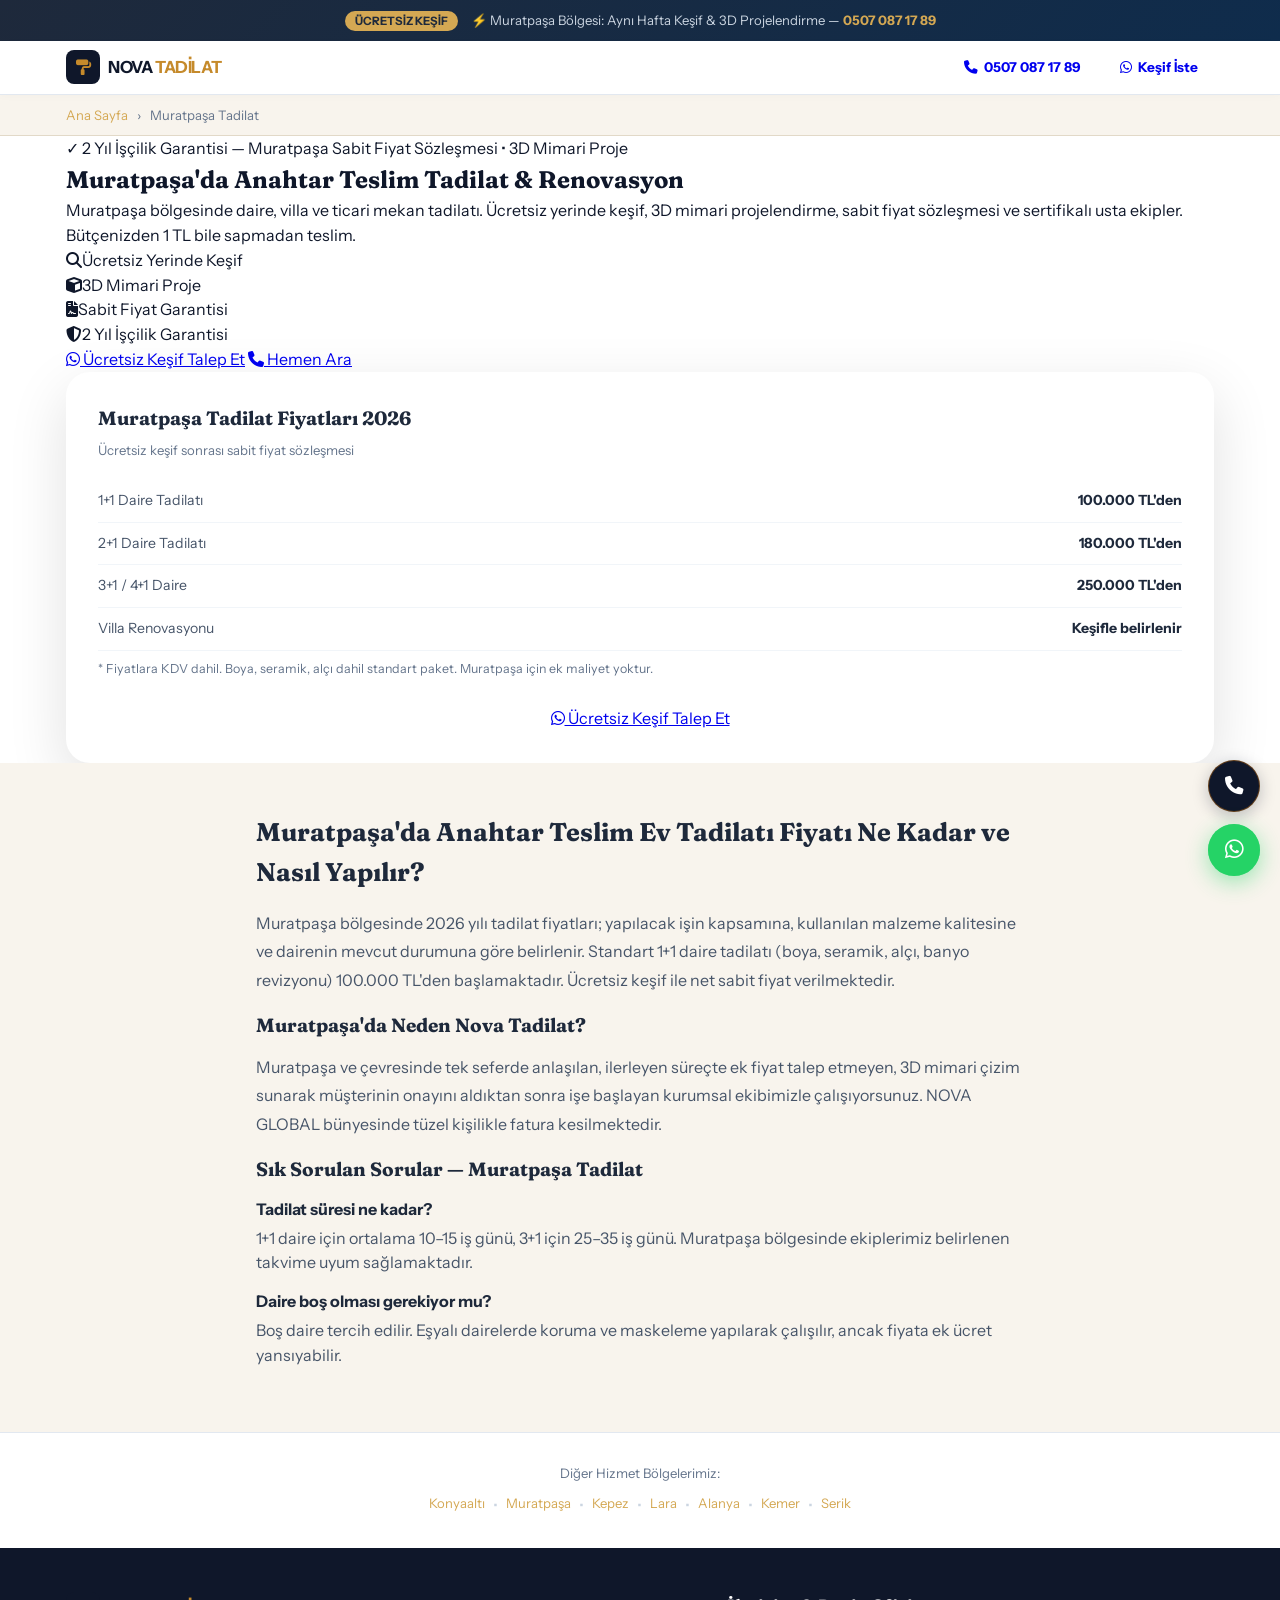
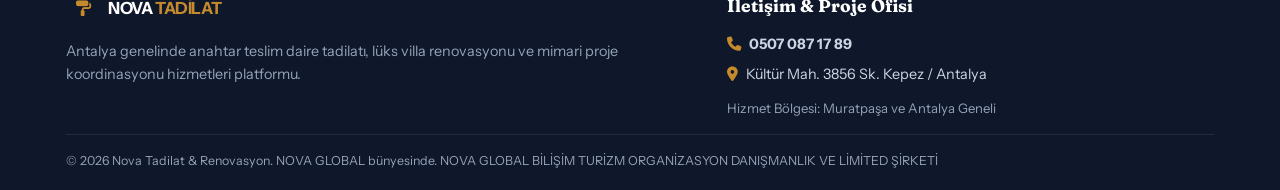
<file: muratpasada-tadilat/index.html>
<!DOCTYPE html>
<html lang="tr">
<head>
    <meta charset="UTF-8">
    <meta name="viewport" content="width=device-width, initial-scale=1.0, maximum-scale=5.0, viewport-fit=cover">
    <title>Muratpaşa'da Tadilat & Renovasyon | Anahtar Teslim Proje Yönetimi - Nova Tadilat</title>
    <meta name="description" content="Muratpaşa daire ve villa tadilatı. Ücretsiz keşif, 3D projelendirme, sabit fiyat garantisi. 1+1'den villaya anahtar teslim tadilat. ☎ 0507 087 17 89">
    <meta name="robots" content="index, follow, max-image-preview:large, max-snippet:-1, max-video-preview:-1">
    <link rel="canonical" href="https://www.antalyadatadilat.com.tr/muratpasada-tadilat/">
    <meta name="geo.region" content="TR-07">
    <meta name="geo.placename" content="Muratpaşa, Antalya">
    <meta name="geo.position" content="36.8969;30.7133">
    <meta name="ICBM" content="36.8969, 30.7133">
    <meta property="og:title" content="Muratpaşa'da Tadilat & Renovasyon | Anahtar Teslim">
    <meta property="og:description" content="Muratpaşa daire ve villa tadilatı. Ücretsiz keşif, 3D projelendirme, sabit fiyat garantisi.">
    <meta property="og:url" content="https://www.antalyadatadilat.com.tr/muratpasada-tadilat/">
    <meta property="og:type" content="website">
    <meta property="og:locale" content="tr_TR">
    <meta name="twitter:card" content="summary">
    <!-- Google tag -->
    <script async src="https://www.googletagmanager.com/gtag/js?id=G-23SELF6DC9"></script>
    <script>
      window.dataLayer = window.dataLayer || [];
      function gtag(){dataLayer.push(arguments);}
      gtag('js', new Date());
      gtag('config', 'G-23SELF6DC9');
    </script>
    <link rel="preconnect" href="https://fonts.googleapis.com">
    <link rel="preconnect" href="https://fonts.gstatic.com" crossorigin>
    <link rel="stylesheet" href="https://fonts.googleapis.com/css2?family=Fraunces:ital,opsz,wght@0,9..144,700;1,9..144,700&family=Instrument+Sans:wght@400;600;700;800&display=swap" media="print" onload="this.media='all'">
    <link rel="stylesheet" href="https://cdnjs.cloudflare.com/ajax/libs/font-awesome/6.5.1/css/all.min.css" media="print" onload="this.media='all'">
    <link rel="icon" type="image/png" href="../images/logo.png">
    <link rel="stylesheet" href="../style.css">
    <script type="application/ld+json">
    {
      "@context": "https://schema.org",
      "@graph": [
        {
          "@type": "HomeAndConstructionBusiness",
          "@id": "https://www.antalyadatadilat.com.tr/#business",
          "name": "Muratpaşa'da Tadilat & Renovasyon — Nova Tadilat",
          "url": "https://www.antalyadatadilat.com.tr/muratpasada-tadilat/",
          "telephone": "+905070871789",
          "priceRange": "₺₺₺",
          "address": {
            "@type": "PostalAddress",
            "streetAddress": "Kültür Mahallesi 3856 Sokak No:2 D:1",
            "addressLocality": "Kepez",
            "addressRegion": "Antalya",
            "postalCode": "07090",
            "addressCountry": "TR"
          },
          "areaServed": "Muratpaşa, Antalya",
          "openingHoursSpecification": {
            "@type": "OpeningHoursSpecification",
            "dayOfWeek": ["Monday","Tuesday","Wednesday","Thursday","Friday","Saturday"],
            "opens": "08:30",
            "closes": "19:30"
          },
          "parentOrganization": {
            "@type": "Organization",
            "@id": "https://novadigital.com.tr/#organization",
            "name": "NOVA GLOBAL",
            "legalName": "NOVA GLOBAL BİLİŞİM TURİZM ORGANİZASYON DANIŞMANLIK VE LİMİTED ŞİRKETİ",
            "url": "https://novadigital.com.tr"
          }
        },
        {
          "@type": "Service",
          "name": "Muratpaşa Tadilat & Renovasyon Hizmeti",
          "provider": {"@id": "https://www.antalyadatadilat.com.tr/#business"},
          "serviceType": "Anahtar Teslim Daire ve Villa Tadilatı",
          "areaServed": "Muratpaşa, Antalya",
          "offers": [
            {"@type": "Offer", "name": "1+1 Daire Tadilatı", "price": "100000", "priceCurrency": "TRY"},
            {"@type": "Offer", "name": "2+1 Daire Tadilatı", "price": "180000", "priceCurrency": "TRY"},
            {"@type": "Offer", "name": "3+1 Daire Tadilatı", "price": "250000", "priceCurrency": "TRY"}
          ]
        },
        {
          "@type": "BreadcrumbList",
          "itemListElement": [
            {"@type": "ListItem", "position": 1, "name": "Ana Sayfa", "item": "https://www.antalyadatadilat.com.tr/"},
            {"@type": "ListItem", "position": 2, "name": "Muratpaşa Tadilat", "item": "https://www.antalyadatadilat.com.tr/muratpasada-tadilat/"}
          ]
        }
      ]
    }
    </script>
</head>
<body>
    <!-- ANNOUNCEMENT -->
    <div style="background: linear-gradient(135deg, #1E293B 0%, #0F2C4C 100%); color: #CBD5E1; font-size: 0.82rem; text-align: center; padding: 10px 16px;">
        <span style="background:#D4A853;color:#1E293B;font-weight:800;font-size:0.72rem;padding:3px 10px;border-radius:20px;margin-right:10px;">ÜCRETSİZ KEŞİF</span>
        ⚡ Muratpaşa Bölgesi: Aynı Hafta Keşif & 3D Projelendirme — <a href="tel:05070871789" style="color:#D4A853;text-decoration:none;font-weight:700;">0507 087 17 89</a>
    </div>

    <!-- HEADER -->
    <header class="site-header">
        <div class="container header-flex">
            <a href="/" class="brand-box">
                <div class="logo-icon"><i class="fa-solid fa-paint-roller"></i></div>
                <span class="brand-name">NOVA <span style="color:var(--accent-gold);">TADİLAT</span></span>
            </a>
            <div class="header-actions">
                <a href="tel:05070871789" class="btn btn-outline-nav"><i class="fa-solid fa-phone"></i> 0507 087 17 89</a>
                <a href="https://wa.me/905070871789?text=Merhaba%2C+Muratpa%C5%9Fa'da+tadilat+i%C3%A7in+%C3%BCcretsiz+ke%C5%9Fif+istiyorum." target="_blank" class="btn btn-primary-nav"><i class="fa-brands fa-whatsapp"></i> Keşif İste</a>
            </div>
        </div>
    </header>

    <!-- BREADCRUMB -->
    <div style="background:#F8F4ED;border-bottom:1px solid #E2D9C8;padding:10px 0;font-size:0.82rem;color:#64748B;">
        <div class="container">
            <a href="/" style="color:#D4A853;text-decoration:none;">Ana Sayfa</a>
            <span style="margin:0 6px;">›</span>
            <span>Muratpaşa Tadilat</span>
        </div>
    </div>

    <!-- HERO -->
    <section class="hero">
        <div class="container">
            <div class="hero-content">
                <div class="trust-badge">✓ 2 Yıl İşçilik Garantisi — Muratpaşa Sabit Fiyat Sözleşmesi • 3D Mimari Proje</div>
                <h1>Muratpaşa'da <span class="highlight">Anahtar Teslim</span> Tadilat & Renovasyon</h1>
                <p class="hero-subtitle">Muratpaşa bölgesinde daire, villa ve ticari mekan tadilatı. Ücretsiz yerinde keşif, 3D mimari projelendirme, sabit fiyat sözleşmesi ve sertifikalı usta ekipler. Bütçenizden 1 TL bile sapmadan teslim.</p>
                <div class="hero-features">
                    <div class="feature-item"><i class="fa-solid fa-magnifying-glass"></i><span>Ücretsiz Yerinde Keşif</span></div>
                    <div class="feature-item"><i class="fa-solid fa-cube"></i><span>3D Mimari Proje</span></div>
                    <div class="feature-item"><i class="fa-solid fa-file-contract"></i><span>Sabit Fiyat Garantisi</span></div>
                    <div class="feature-item"><i class="fa-solid fa-shield-halved"></i><span>2 Yıl İşçilik Garantisi</span></div>
                </div>
                <div class="hero-cta">
                    <a href="https://wa.me/905070871789?text=Merhaba%2C+Muratpa%C5%9Fa'da+tadilat+i%C3%A7in+%C3%BCcretsiz+ke%C5%9Fif+istiyorum." target="_blank" class="btn-primary"><i class="fa-brands fa-whatsapp"></i> Ücretsiz Keşif Talep Et</a>
                    <a href="tel:05070871789" class="btn-secondary"><i class="fa-solid fa-phone"></i> Hemen Ara</a>
                </div>
            </div>

            <!-- PRICE CARD -->
            <div class="quote-form" style="background:white;border-radius:24px;padding:32px;box-shadow:0 20px 60px rgba(0,0,0,0.12);">
                <h3 style="font-size:1.2rem;color:#1E293B;margin-bottom:6px;">Muratpaşa Tadilat Fiyatları 2026</h3>
                <p style="font-size:0.82rem;color:#64748B;margin-bottom:20px;">Ücretsiz keşif sonrası sabit fiyat sözleşmesi</p>
                <table style="width:100%;border-collapse:collapse;font-size:0.88rem;">
                    <tr style="border-bottom:1px solid #F1F5F9;">
                        <td style="padding:10px 0;color:#475569;">1+1 Daire Tadilatı</td>
                        <td style="padding:10px 0;font-weight:700;color:#1E293B;text-align:right;">100.000 TL'den</td>
                    </tr>
                    <tr style="border-bottom:1px solid #F1F5F9;">
                        <td style="padding:10px 0;color:#475569;">2+1 Daire Tadilatı</td>
                        <td style="padding:10px 0;font-weight:700;color:#1E293B;text-align:right;">180.000 TL'den</td>
                    </tr>
                    <tr style="border-bottom:1px solid #F1F5F9;">
                        <td style="padding:10px 0;color:#475569;">3+1 / 4+1 Daire</td>
                        <td style="padding:10px 0;font-weight:700;color:#1E293B;text-align:right;">250.000 TL'den</td>
                    </tr>
                    <tr style="border-bottom:1px solid #F1F5F9;">
                        <td style="padding:10px 0;color:#475569;">Villa Renovasyonu</td>
                        <td style="padding:10px 0;font-weight:700;color:#1E293B;text-align:right;">Keşifle belirlenir</td>
                    </tr>
                    <tr>
                        <td style="padding:8px 0;color:#64748B;font-size:0.78rem;" colspan="2">* Fiyatlara KDV dahil. Boya, seramik, alçı dahil standart paket. Muratpaşa için ek maliyet yoktur.</td>
                    </tr>
                </table>
                <a href="https://wa.me/905070871789?text=Merhaba%2C+Muratpa%C5%9Fa'da+tadilat+i%C3%A7in+ke%C5%9Fif+istiyorum." target="_blank" class="btn-primary" style="display:block;text-align:center;margin-top:20px;"><i class="fa-brands fa-whatsapp"></i> Ücretsiz Keşif Talep Et</a>
            </div>
        </div>
    </section>

    <!-- SEO CONTENT -->
    <section style="background:#F8F4ED;padding:50px 0;">
        <div class="container" style="max-width:800px;margin:0 auto;">
            <h2 style="font-size:1.6rem;color:#1E293B;margin-bottom:16px;">Muratpaşa'da Anahtar Teslim Ev Tadilatı Fiyatı Ne Kadar ve Nasıl Yapılır?</h2>
            <p style="color:#475569;line-height:1.8;margin-bottom:16px;">Muratpaşa bölgesinde 2026 yılı tadilat fiyatları; yapılacak işin kapsamına, kullanılan malzeme kalitesine ve dairenin mevcut durumuna göre belirlenir. Standart 1+1 daire tadilatı (boya, seramik, alçı, banyo revizyonu) 100.000 TL'den başlamaktadır. Ücretsiz keşif ile net sabit fiyat verilmektedir.</p>
            <h3 style="font-size:1.2rem;color:#1E293B;margin-bottom:12px;">Muratpaşa'da Neden Nova Tadilat?</h3>
            <p style="color:#475569;line-height:1.8;margin-bottom:16px;">Muratpaşa ve çevresinde tek seferde anlaşılan, ilerleyen süreçte ek fiyat talep etmeyen, 3D mimari çizim sunarak müşterinin onayını aldıktan sonra işe başlayan kurumsal ekibimizle çalışıyorsunuz. NOVA GLOBAL bünyesinde tüzel kişilikle fatura kesilmektedir.</p>
            <h3 style="font-size:1.2rem;color:#1E293B;margin-bottom:12px;">Sık Sorulan Sorular — Muratpaşa Tadilat</h3>
            <div style="margin-bottom:14px;"><strong style="color:#1E293B;">Tadilat süresi ne kadar?</strong><p style="color:#475569;margin-top:4px;">1+1 daire için ortalama 10–15 iş günü, 3+1 için 25–35 iş günü. Muratpaşa bölgesinde ekiplerimiz belirlenen takvime uyum sağlamaktadır.</p></div>
            <div style="margin-bottom:14px;"><strong style="color:#1E293B;">Daire boş olması gerekiyor mu?</strong><p style="color:#475569;margin-top:4px;">Boş daire tercih edilir. Eşyalı dairelerde koruma ve maskeleme yapılarak çalışılır, ancak fiyata ek ücret yansıyabilir.</p></div>
        </div>
    </section>

    <!-- HİZMET BÖLGELERİ -->
    <section style="background:#fff;padding:30px 0;border-top:1px solid #E2E8F0;">
        <div class="container">
            <p style="font-size:0.82rem;color:#64748B;text-align:center;margin-bottom:10px;">Diğer Hizmet Bölgelerimiz:</p>
            <div style="display:flex;flex-wrap:wrap;gap:8px;justify-content:center;">
                <a href="/konyaaltinda-tadilat/" style="font-size:0.82rem;color:#D4A853;text-decoration:none;">Konyaaltı</a>
                <span style="color:#CBD5E1;">•</span>
                <a href="/muratpasada-tadilat/" style="font-size:0.82rem;color:#D4A853;text-decoration:none;">Muratpaşa</a>
                <span style="color:#CBD5E1;">•</span>
                <a href="/kepezde-tadilat/" style="font-size:0.82rem;color:#D4A853;text-decoration:none;">Kepez</a>
                <span style="color:#CBD5E1;">•</span>
                <a href="/larada-tadilat/" style="font-size:0.82rem;color:#D4A853;text-decoration:none;">Lara</a>
                <span style="color:#CBD5E1;">•</span>
                <a href="/alanyada-tadilat/" style="font-size:0.82rem;color:#D4A853;text-decoration:none;">Alanya</a>
                <span style="color:#CBD5E1;">•</span>
                <a href="/kemerde-tadilat/" style="font-size:0.82rem;color:#D4A853;text-decoration:none;">Kemer</a>
                <span style="color:#CBD5E1;">•</span>
                <a href="/serikte-tadilat/" style="font-size:0.82rem;color:#D4A853;text-decoration:none;">Serik</a>
            </div>
        </div>
    </section>

    <!-- FOOTER -->
    <footer class="site-footer">
        <div class="container footer-grid">
            <div>
                <div class="brand-box" style="margin-bottom:14px;">
                    <div class="logo-icon"><i class="fa-solid fa-paint-roller"></i></div>
                    <span class="brand-name" style="color:#FFFFFF;">NOVA <span style="color:var(--accent-gold);">TADİLAT</span></span>
                </div>
                <p style="color:#94A3B8;font-size:0.9rem;line-height:1.6;">Antalya genelinde anahtar teslim daire tadilatı, lüks villa renovasyonu ve mimari proje koordinasyonu hizmetleri platformu.</p>
            </div>
            <div>
                <h4 style="color:#FFFFFF;font-size:1.1rem;margin-bottom:14px;">İletişim & Proje Ofisi</h4>
                <p style="color:#CBD5E1;font-size:0.9rem;margin-bottom:8px;"><i class="fa-solid fa-phone" style="color:var(--accent-gold);margin-right:8px;"></i><strong>0507 087 17 89</strong></p>
                <p style="color:#CBD5E1;font-size:0.9rem;margin-bottom:8px;"><i class="fa-solid fa-location-dot" style="color:var(--accent-gold);margin-right:8px;"></i>Kültür Mah. 3856 Sk. Kepez / Antalya</p>
                <p style="color:#94A3B8;font-size:0.82rem;margin-top:12px;">Hizmet Bölgesi: Muratpaşa ve Antalya Geneli</p>
            </div>
        </div>
        <div class="container">
            <div style="border-top:1px solid rgba(255,255,255,0.08);padding-top:16px;margin-top:16px;font-size:0.78rem;color:#94A3B8;">
                <p>© 2026 Nova Tadilat & Renovasyon. NOVA GLOBAL bünyesinde. NOVA GLOBAL BİLİŞİM TURİZM ORGANİZASYON DANIŞMANLIK VE LİMİTED ŞİRKETİ</p>
            </div>
        </div>
    </footer>

    <!-- FLOATING WIDGET -->
    <div class="floating-contact-widget">
        <a href="tel:05070871789" class="floating-btn floating-phone" title="Ara: 0507 087 17 89"><i class="fa-solid fa-phone"></i></a>
        <a href="https://wa.me/905070871789?text=Merhaba%2C+Muratpa%C5%9Fa'da+tadilat+ke%C5%9Fif+istiyorum." target="_blank" class="floating-btn floating-whatsapp"><i class="fa-brands fa-whatsapp"></i><span class="floating-pulse"></span></a>
    </div>

    <script src="../app.js"></script>
</body>
</html>
</file>
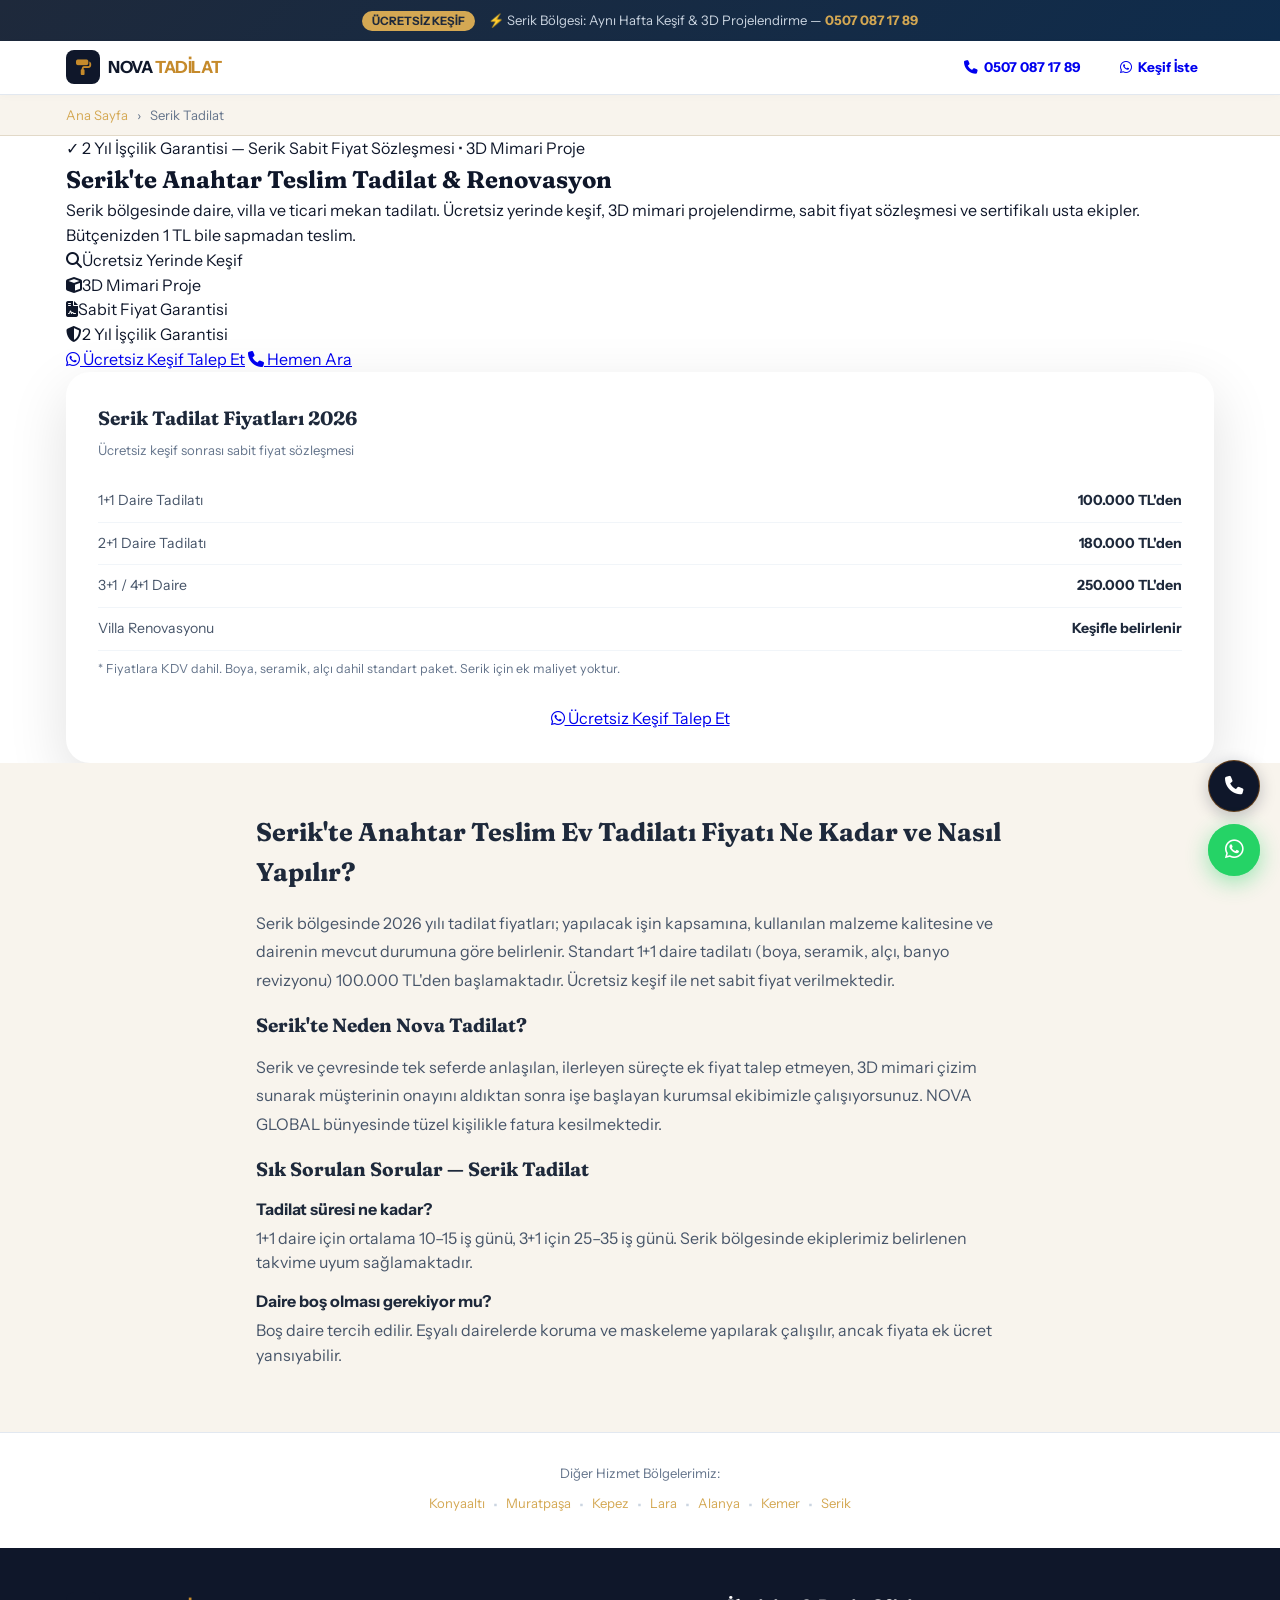
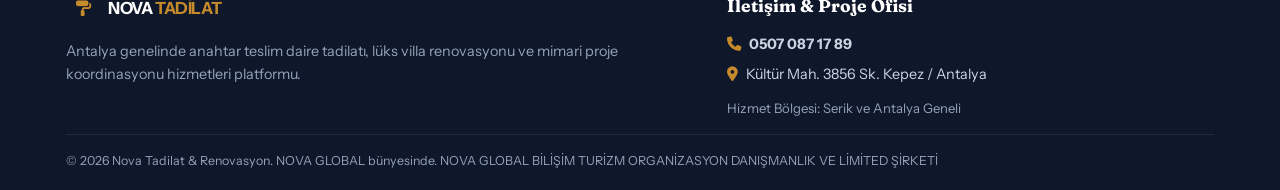
<file: serikte-tadilat/index.html>
<!DOCTYPE html>
<html lang="tr">
<head>
    <meta charset="UTF-8">
    <meta name="viewport" content="width=device-width, initial-scale=1.0, maximum-scale=5.0, viewport-fit=cover">
    <title>Serik'te Tadilat & Renovasyon | Anahtar Teslim Proje Yönetimi - Nova Tadilat</title>
    <meta name="description" content="Serik daire ve villa tadilatı. Ücretsiz keşif, 3D projelendirme, sabit fiyat garantisi. 1+1'den villaya anahtar teslim tadilat. ☎ 0507 087 17 89">
    <meta name="robots" content="index, follow, max-image-preview:large, max-snippet:-1, max-video-preview:-1">
    <link rel="canonical" href="https://www.antalyadatadilat.com.tr/serikte-tadilat/">
    <meta name="geo.region" content="TR-07">
    <meta name="geo.placename" content="Serik, Antalya">
    <meta name="geo.position" content="36.9161;31.1017">
    <meta name="ICBM" content="36.9161, 31.1017">
    <meta property="og:title" content="Serik'te Tadilat & Renovasyon | Anahtar Teslim">
    <meta property="og:description" content="Serik daire ve villa tadilatı. Ücretsiz keşif, 3D projelendirme, sabit fiyat garantisi.">
    <meta property="og:url" content="https://www.antalyadatadilat.com.tr/serikte-tadilat/">
    <meta property="og:type" content="website">
    <meta property="og:locale" content="tr_TR">
    <meta name="twitter:card" content="summary">
    <!-- Google tag -->
    <script async src="https://www.googletagmanager.com/gtag/js?id=G-23SELF6DC9"></script>
    <script>
      window.dataLayer = window.dataLayer || [];
      function gtag(){dataLayer.push(arguments);}
      gtag('js', new Date());
      gtag('config', 'G-23SELF6DC9');
    </script>
    <link rel="preconnect" href="https://fonts.googleapis.com">
    <link rel="preconnect" href="https://fonts.gstatic.com" crossorigin>
    <link rel="stylesheet" href="https://fonts.googleapis.com/css2?family=Fraunces:ital,opsz,wght@0,9..144,700;1,9..144,700&family=Instrument+Sans:wght@400;600;700;800&display=swap" media="print" onload="this.media='all'">
    <link rel="stylesheet" href="https://cdnjs.cloudflare.com/ajax/libs/font-awesome/6.5.1/css/all.min.css" media="print" onload="this.media='all'">
    <link rel="icon" type="image/png" href="../images/logo.png">
    <link rel="stylesheet" href="../style.css">
    <script type="application/ld+json">
    {
      "@context": "https://schema.org",
      "@graph": [
        {
          "@type": "HomeAndConstructionBusiness",
          "@id": "https://www.antalyadatadilat.com.tr/#business",
          "name": "Serik'te Tadilat & Renovasyon — Nova Tadilat",
          "url": "https://www.antalyadatadilat.com.tr/serikte-tadilat/",
          "telephone": "+905070871789",
          "priceRange": "₺₺₺",
          "address": {
            "@type": "PostalAddress",
            "streetAddress": "Kültür Mahallesi 3856 Sokak No:2 D:1",
            "addressLocality": "Kepez",
            "addressRegion": "Antalya",
            "postalCode": "07090",
            "addressCountry": "TR"
          },
          "areaServed": "Serik, Antalya",
          "openingHoursSpecification": {
            "@type": "OpeningHoursSpecification",
            "dayOfWeek": ["Monday","Tuesday","Wednesday","Thursday","Friday","Saturday"],
            "opens": "08:30",
            "closes": "19:30"
          },
          "parentOrganization": {
            "@type": "Organization",
            "@id": "https://novadigital.com.tr/#organization",
            "name": "NOVA GLOBAL",
            "legalName": "NOVA GLOBAL BİLİŞİM TURİZM ORGANİZASYON DANIŞMANLIK VE LİMİTED ŞİRKETİ",
            "url": "https://novadigital.com.tr"
          }
        },
        {
          "@type": "Service",
          "name": "Serik Tadilat & Renovasyon Hizmeti",
          "provider": {"@id": "https://www.antalyadatadilat.com.tr/#business"},
          "serviceType": "Anahtar Teslim Daire ve Villa Tadilatı",
          "areaServed": "Serik, Antalya",
          "offers": [
            {"@type": "Offer", "name": "1+1 Daire Tadilatı", "price": "100000", "priceCurrency": "TRY"},
            {"@type": "Offer", "name": "2+1 Daire Tadilatı", "price": "180000", "priceCurrency": "TRY"},
            {"@type": "Offer", "name": "3+1 Daire Tadilatı", "price": "250000", "priceCurrency": "TRY"}
          ]
        },
        {
          "@type": "BreadcrumbList",
          "itemListElement": [
            {"@type": "ListItem", "position": 1, "name": "Ana Sayfa", "item": "https://www.antalyadatadilat.com.tr/"},
            {"@type": "ListItem", "position": 2, "name": "Serik Tadilat", "item": "https://www.antalyadatadilat.com.tr/serikte-tadilat/"}
          ]
        }
      ]
    }
    </script>
</head>
<body>
    <!-- ANNOUNCEMENT -->
    <div style="background: linear-gradient(135deg, #1E293B 0%, #0F2C4C 100%); color: #CBD5E1; font-size: 0.82rem; text-align: center; padding: 10px 16px;">
        <span style="background:#D4A853;color:#1E293B;font-weight:800;font-size:0.72rem;padding:3px 10px;border-radius:20px;margin-right:10px;">ÜCRETSİZ KEŞİF</span>
        ⚡ Serik Bölgesi: Aynı Hafta Keşif & 3D Projelendirme — <a href="tel:05070871789" style="color:#D4A853;text-decoration:none;font-weight:700;">0507 087 17 89</a>
    </div>

    <!-- HEADER -->
    <header class="site-header">
        <div class="container header-flex">
            <a href="/" class="brand-box">
                <div class="logo-icon"><i class="fa-solid fa-paint-roller"></i></div>
                <span class="brand-name">NOVA <span style="color:var(--accent-gold);">TADİLAT</span></span>
            </a>
            <div class="header-actions">
                <a href="tel:05070871789" class="btn btn-outline-nav"><i class="fa-solid fa-phone"></i> 0507 087 17 89</a>
                <a href="https://wa.me/905070871789?text=Merhaba%2C+Serik'te+tadilat+i%C3%A7in+%C3%BCcretsiz+ke%C5%9Fif+istiyorum." target="_blank" class="btn btn-primary-nav"><i class="fa-brands fa-whatsapp"></i> Keşif İste</a>
            </div>
        </div>
    </header>

    <!-- BREADCRUMB -->
    <div style="background:#F8F4ED;border-bottom:1px solid #E2D9C8;padding:10px 0;font-size:0.82rem;color:#64748B;">
        <div class="container">
            <a href="/" style="color:#D4A853;text-decoration:none;">Ana Sayfa</a>
            <span style="margin:0 6px;">›</span>
            <span>Serik Tadilat</span>
        </div>
    </div>

    <!-- HERO -->
    <section class="hero">
        <div class="container">
            <div class="hero-content">
                <div class="trust-badge">✓ 2 Yıl İşçilik Garantisi — Serik Sabit Fiyat Sözleşmesi • 3D Mimari Proje</div>
                <h1>Serik'te <span class="highlight">Anahtar Teslim</span> Tadilat & Renovasyon</h1>
                <p class="hero-subtitle">Serik bölgesinde daire, villa ve ticari mekan tadilatı. Ücretsiz yerinde keşif, 3D mimari projelendirme, sabit fiyat sözleşmesi ve sertifikalı usta ekipler. Bütçenizden 1 TL bile sapmadan teslim.</p>
                <div class="hero-features">
                    <div class="feature-item"><i class="fa-solid fa-magnifying-glass"></i><span>Ücretsiz Yerinde Keşif</span></div>
                    <div class="feature-item"><i class="fa-solid fa-cube"></i><span>3D Mimari Proje</span></div>
                    <div class="feature-item"><i class="fa-solid fa-file-contract"></i><span>Sabit Fiyat Garantisi</span></div>
                    <div class="feature-item"><i class="fa-solid fa-shield-halved"></i><span>2 Yıl İşçilik Garantisi</span></div>
                </div>
                <div class="hero-cta">
                    <a href="https://wa.me/905070871789?text=Merhaba%2C+Serik'te+tadilat+i%C3%A7in+%C3%BCcretsiz+ke%C5%9Fif+istiyorum." target="_blank" class="btn-primary"><i class="fa-brands fa-whatsapp"></i> Ücretsiz Keşif Talep Et</a>
                    <a href="tel:05070871789" class="btn-secondary"><i class="fa-solid fa-phone"></i> Hemen Ara</a>
                </div>
            </div>

            <!-- PRICE CARD -->
            <div class="quote-form" style="background:white;border-radius:24px;padding:32px;box-shadow:0 20px 60px rgba(0,0,0,0.12);">
                <h3 style="font-size:1.2rem;color:#1E293B;margin-bottom:6px;">Serik Tadilat Fiyatları 2026</h3>
                <p style="font-size:0.82rem;color:#64748B;margin-bottom:20px;">Ücretsiz keşif sonrası sabit fiyat sözleşmesi</p>
                <table style="width:100%;border-collapse:collapse;font-size:0.88rem;">
                    <tr style="border-bottom:1px solid #F1F5F9;">
                        <td style="padding:10px 0;color:#475569;">1+1 Daire Tadilatı</td>
                        <td style="padding:10px 0;font-weight:700;color:#1E293B;text-align:right;">100.000 TL'den</td>
                    </tr>
                    <tr style="border-bottom:1px solid #F1F5F9;">
                        <td style="padding:10px 0;color:#475569;">2+1 Daire Tadilatı</td>
                        <td style="padding:10px 0;font-weight:700;color:#1E293B;text-align:right;">180.000 TL'den</td>
                    </tr>
                    <tr style="border-bottom:1px solid #F1F5F9;">
                        <td style="padding:10px 0;color:#475569;">3+1 / 4+1 Daire</td>
                        <td style="padding:10px 0;font-weight:700;color:#1E293B;text-align:right;">250.000 TL'den</td>
                    </tr>
                    <tr style="border-bottom:1px solid #F1F5F9;">
                        <td style="padding:10px 0;color:#475569;">Villa Renovasyonu</td>
                        <td style="padding:10px 0;font-weight:700;color:#1E293B;text-align:right;">Keşifle belirlenir</td>
                    </tr>
                    <tr>
                        <td style="padding:8px 0;color:#64748B;font-size:0.78rem;" colspan="2">* Fiyatlara KDV dahil. Boya, seramik, alçı dahil standart paket. Serik için ek maliyet yoktur.</td>
                    </tr>
                </table>
                <a href="https://wa.me/905070871789?text=Merhaba%2C+Serik'te+tadilat+i%C3%A7in+ke%C5%9Fif+istiyorum." target="_blank" class="btn-primary" style="display:block;text-align:center;margin-top:20px;"><i class="fa-brands fa-whatsapp"></i> Ücretsiz Keşif Talep Et</a>
            </div>
        </div>
    </section>

    <!-- SEO CONTENT -->
    <section style="background:#F8F4ED;padding:50px 0;">
        <div class="container" style="max-width:800px;margin:0 auto;">
            <h2 style="font-size:1.6rem;color:#1E293B;margin-bottom:16px;">Serik'te Anahtar Teslim Ev Tadilatı Fiyatı Ne Kadar ve Nasıl Yapılır?</h2>
            <p style="color:#475569;line-height:1.8;margin-bottom:16px;">Serik bölgesinde 2026 yılı tadilat fiyatları; yapılacak işin kapsamına, kullanılan malzeme kalitesine ve dairenin mevcut durumuna göre belirlenir. Standart 1+1 daire tadilatı (boya, seramik, alçı, banyo revizyonu) 100.000 TL'den başlamaktadır. Ücretsiz keşif ile net sabit fiyat verilmektedir.</p>
            <h3 style="font-size:1.2rem;color:#1E293B;margin-bottom:12px;">Serik'te Neden Nova Tadilat?</h3>
            <p style="color:#475569;line-height:1.8;margin-bottom:16px;">Serik ve çevresinde tek seferde anlaşılan, ilerleyen süreçte ek fiyat talep etmeyen, 3D mimari çizim sunarak müşterinin onayını aldıktan sonra işe başlayan kurumsal ekibimizle çalışıyorsunuz. NOVA GLOBAL bünyesinde tüzel kişilikle fatura kesilmektedir.</p>
            <h3 style="font-size:1.2rem;color:#1E293B;margin-bottom:12px;">Sık Sorulan Sorular — Serik Tadilat</h3>
            <div style="margin-bottom:14px;"><strong style="color:#1E293B;">Tadilat süresi ne kadar?</strong><p style="color:#475569;margin-top:4px;">1+1 daire için ortalama 10–15 iş günü, 3+1 için 25–35 iş günü. Serik bölgesinde ekiplerimiz belirlenen takvime uyum sağlamaktadır.</p></div>
            <div style="margin-bottom:14px;"><strong style="color:#1E293B;">Daire boş olması gerekiyor mu?</strong><p style="color:#475569;margin-top:4px;">Boş daire tercih edilir. Eşyalı dairelerde koruma ve maskeleme yapılarak çalışılır, ancak fiyata ek ücret yansıyabilir.</p></div>
        </div>
    </section>

    <!-- HİZMET BÖLGELERİ -->
    <section style="background:#fff;padding:30px 0;border-top:1px solid #E2E8F0;">
        <div class="container">
            <p style="font-size:0.82rem;color:#64748B;text-align:center;margin-bottom:10px;">Diğer Hizmet Bölgelerimiz:</p>
            <div style="display:flex;flex-wrap:wrap;gap:8px;justify-content:center;">
                <a href="/konyaaltinda-tadilat/" style="font-size:0.82rem;color:#D4A853;text-decoration:none;">Konyaaltı</a>
                <span style="color:#CBD5E1;">•</span>
                <a href="/muratpasada-tadilat/" style="font-size:0.82rem;color:#D4A853;text-decoration:none;">Muratpaşa</a>
                <span style="color:#CBD5E1;">•</span>
                <a href="/kepezde-tadilat/" style="font-size:0.82rem;color:#D4A853;text-decoration:none;">Kepez</a>
                <span style="color:#CBD5E1;">•</span>
                <a href="/larada-tadilat/" style="font-size:0.82rem;color:#D4A853;text-decoration:none;">Lara</a>
                <span style="color:#CBD5E1;">•</span>
                <a href="/alanyada-tadilat/" style="font-size:0.82rem;color:#D4A853;text-decoration:none;">Alanya</a>
                <span style="color:#CBD5E1;">•</span>
                <a href="/kemerde-tadilat/" style="font-size:0.82rem;color:#D4A853;text-decoration:none;">Kemer</a>
                <span style="color:#CBD5E1;">•</span>
                <a href="/serikte-tadilat/" style="font-size:0.82rem;color:#D4A853;text-decoration:none;">Serik</a>
            </div>
        </div>
    </section>

    <!-- FOOTER -->
    <footer class="site-footer">
        <div class="container footer-grid">
            <div>
                <div class="brand-box" style="margin-bottom:14px;">
                    <div class="logo-icon"><i class="fa-solid fa-paint-roller"></i></div>
                    <span class="brand-name" style="color:#FFFFFF;">NOVA <span style="color:var(--accent-gold);">TADİLAT</span></span>
                </div>
                <p style="color:#94A3B8;font-size:0.9rem;line-height:1.6;">Antalya genelinde anahtar teslim daire tadilatı, lüks villa renovasyonu ve mimari proje koordinasyonu hizmetleri platformu.</p>
            </div>
            <div>
                <h4 style="color:#FFFFFF;font-size:1.1rem;margin-bottom:14px;">İletişim & Proje Ofisi</h4>
                <p style="color:#CBD5E1;font-size:0.9rem;margin-bottom:8px;"><i class="fa-solid fa-phone" style="color:var(--accent-gold);margin-right:8px;"></i><strong>0507 087 17 89</strong></p>
                <p style="color:#CBD5E1;font-size:0.9rem;margin-bottom:8px;"><i class="fa-solid fa-location-dot" style="color:var(--accent-gold);margin-right:8px;"></i>Kültür Mah. 3856 Sk. Kepez / Antalya</p>
                <p style="color:#94A3B8;font-size:0.82rem;margin-top:12px;">Hizmet Bölgesi: Serik ve Antalya Geneli</p>
            </div>
        </div>
        <div class="container">
            <div style="border-top:1px solid rgba(255,255,255,0.08);padding-top:16px;margin-top:16px;font-size:0.78rem;color:#94A3B8;">
                <p>© 2026 Nova Tadilat & Renovasyon. NOVA GLOBAL bünyesinde. NOVA GLOBAL BİLİŞİM TURİZM ORGANİZASYON DANIŞMANLIK VE LİMİTED ŞİRKETİ</p>
            </div>
        </div>
    </footer>

    <!-- FLOATING WIDGET -->
    <div class="floating-contact-widget">
        <a href="tel:05070871789" class="floating-btn floating-phone" title="Ara: 0507 087 17 89"><i class="fa-solid fa-phone"></i></a>
        <a href="https://wa.me/905070871789?text=Merhaba%2C+Serik'te+tadilat+ke%C5%9Fif+istiyorum." target="_blank" class="floating-btn floating-whatsapp"><i class="fa-brands fa-whatsapp"></i><span class="floating-pulse"></span></a>
    </div>

    <script src="../app.js"></script>
</body>
</html>
</file>
<file: style.css>
/* ═══════════════════════════════════════════════════════════
   ANTALYA'DA TADİLAT — ULTRA COMPACT RESPONSIVE DESIGN SYSTEM
   Ekran Desteği: 320px, 360px, 375px, 390px, 768px, 1200px+
   ═══════════════════════════════════════════════════════════ */

:root {
    --base-dark: #0F172A;
    --base-card: #1E293B;
    --accent-gold: #C58A2B;
    --accent-gold-hover: #A7721F;
    --accent-light: #FDF6E2;
    --surface-light: #F8FAFC;
    --surface-border: #E2E8F0;
    --text-main: #0F172A;
    --text-muted: #64748B;
    --text-light: #94A3B8;
    --radius-sm: 8px;
    --radius-md: 12px;
    --radius-lg: 16px;
    --shadow-soft: 0 4px 20px rgba(15, 23, 42, 0.05);
    --shadow-gold: 0 6px 20px rgba(197, 138, 43, 0.28);
}

/* 0. GLOBAL RESET & ZERO-OVERFLOW GUARANTEE */
*, *::before, *::after {
    box-sizing: border-box !important;
    margin: 0;
    padding: 0;
    min-width: 0;
}

html, body {
    width: 100%;
    max-width: 100vw;
    overflow-x: clip;
    scroll-behavior: smooth;
}

body {
    font-family: 'Instrument Sans', -apple-system, BlinkMacSystemFont, 'Segoe UI', Roboto, sans-serif;
    color: var(--text-main);
    background-color: #FFFFFF;
    line-height: 1.55;
    -webkit-font-smoothing: antialiased;
    -webkit-text-size-adjust: 100%;
}

h1, h2, h3, h4 {
    font-family: 'Fraunces', Georgia, serif;
    font-variation-settings: 'SOFT' 50, 'WONK' 0;
    font-weight: 700;
    color: var(--base-dark);
}

.container {
    width: 100%;
    max-width: 1180px;
    margin: 0 auto;
    padding: 0 16px;
}

/* 1. SITE HEADER (54px COMPACT SINGLE-LINE) */
.site-header {
    background: #FFFFFF;
    border-bottom: 1px solid var(--surface-border);
    position: sticky;
    top: 0;
    z-index: 100;
    height: 54px;
    display: flex;
    align-items: center;
    box-shadow: 0 2px 8px rgba(0,0,0,0.02);
}
.site-header .container {
    display: flex;
    justify-content: space-between;
    align-items: center;
    width: 100%;
}
.brand-box {
    display: inline-flex;
    align-items: center;
    gap: 8px;
    text-decoration: none;
    flex-shrink: 0;
}
.logo-icon {
    width: 34px;
    height: 34px;
    background: var(--base-dark);
    color: var(--accent-gold);
    border-radius: 8px;
    display: flex;
    align-items: center;
    justify-content: center;
    font-size: 0.95rem;
    flex-shrink: 0;
}
.brand-name {
    font-size: 1.05rem;
    font-weight: 900;
    letter-spacing: -0.4px;
    color: var(--base-dark);
    line-height: 1;
    white-space: nowrap;
}
.brand-name span {
    color: var(--accent-gold);
}

.header-actions {
    display: inline-flex;
    align-items: center;
    gap: 8px;
    flex-shrink: 0;
}

/* BUTTONS */
.btn {
    display: inline-flex;
    align-items: center;
    justify-content: center;
    gap: 6px;
    font-weight: 700;
    border-radius: var(--radius-md);
    padding: 8px 16px;
    text-decoration: none;
    cursor: pointer;
    transition: all 0.15s ease-in-out;
    border: none;
    font-size: 0.85rem;
    white-space: nowrap;
    min-height: 38px;
    flex-shrink: 0;
}
.btn-gold {
    background: var(--accent-gold);
    color: #FFFFFF;
    box-shadow: var(--shadow-gold);
}
.btn-gold:hover {
    background: var(--accent-gold-hover);
    transform: translateY(-1px);
}
.btn-dark {
    background: var(--base-dark);
    color: #FFFFFF;
}
.btn-dark:hover {
    background: #1E293B;
    transform: translateY(-1px);
}
.btn-outline {
    background: #FFFFFF;
    color: var(--base-dark);
    border: 1px solid var(--surface-border);
}
.btn-outline:hover {
    border-color: var(--accent-gold);
    color: var(--accent-gold);
}
.btn-block {
    width: 100%;
}

/* 3. HERO SECTION */
.hero-section {
    padding: 36px 0 44px;
    background: linear-gradient(180deg, #FFFFFF 0%, var(--surface-light) 100%);
    border-bottom: 1px solid var(--surface-border);
}
.hero-grid {
    display: grid;
    grid-template-columns: 1.1fr 0.9fr;
    gap: 32px;
    align-items: center;
}
.badge-hero {
    display: inline-flex;
    align-items: center;
    gap: 6px;
    background: var(--accent-light);
    color: var(--accent-gold-hover);
    font-weight: 800;
    font-size: 0.74rem;
    padding: 4px 10px;
    border-radius: 20px;
    margin-bottom: 12px;
    max-width: 100%;
}
.hero-h1 {
    font-size: clamp(1.5rem, 3vw, 2.3rem);
    line-height: 1.2;
    font-weight: 900;
    letter-spacing: -0.5px;
    color: var(--base-dark);
    margin-bottom: 12px;
}
.hero-h1 span {
    color: var(--accent-gold);
}
.hero-desc {
    font-size: 0.9rem;
    color: var(--text-muted);
    margin-bottom: 18px;
    line-height: 1.55;
    max-width: 520px;
}
.proof-chips {
    display: grid;
    grid-template-columns: repeat(2, minmax(0, 1fr));
    gap: 8px;
    margin-bottom: 20px;
}
.chip {
    display: flex;
    align-items: center;
    gap: 6px;
    background: #FFFFFF;
    border: 1px solid var(--surface-border);
    padding: 7px 10px;
    border-radius: var(--radius-sm);
    font-size: 0.78rem;
    font-weight: 700;
    color: var(--base-dark);
    overflow: hidden;
    text-overflow: ellipsis;
}
.chip i {
    color: var(--accent-gold);
    font-size: 0.85rem;
    flex-shrink: 0;
}
.hero-cta-box {
    display: flex;
    gap: 10px;
    flex-wrap: wrap;
}

/* CALCULATOR CARD */
.calc-card {
    background: #FFFFFF;
    border: 1.5px solid var(--surface-border);
    border-radius: var(--radius-lg);
    padding: 20px;
    box-shadow: var(--shadow-soft);
    width: 100%;
}
.calc-card-header {
    margin-bottom: 14px;
}
.calc-card-header h3 {
    font-size: 1.15rem;
    font-weight: 900;
    color: var(--base-dark);
    margin-bottom: 4px;
}
.calc-card-header p {
    font-size: 0.78rem;
    color: var(--text-muted);
}
.form-group {
    margin-bottom: 11px;
}
.form-group label {
    display: block;
    font-size: 0.75rem;
    font-weight: 700;
    color: var(--text-main);
    margin-bottom: 4px;
}
.form-group label i {
    color: var(--accent-gold);
    margin-right: 4px;
}
.form-control {
    width: 100%;
    padding: 9px 11px;
    border-radius: var(--radius-sm);
    border: 1px solid var(--surface-border);
    font-size: 0.84rem;
    font-family: inherit;
    font-weight: 600;
    color: var(--text-main);
    background-color: #F8FAFC;
    outline: none;
    transition: all 0.15s;
}
.form-control:focus {
    border-color: var(--accent-gold);
    background-color: #FFFFFF;
}
.calc-output {
    background: var(--surface-light);
    border: 1px dashed var(--surface-border);
    border-radius: var(--radius-sm);
    padding: 10px;
    text-align: center;
    margin-bottom: 12px;
}
.calc-output-title {
    font-size: 0.7rem;
    font-weight: 700;
    color: var(--text-muted);
    text-transform: uppercase;
    letter-spacing: 0.5px;
    display: block;
}
.calc-output-val {
    font-size: 1.5rem;
    font-weight: 900;
    color: var(--base-dark);
    line-height: 1.2;
}
.calc-output-sub {
    font-size: 0.7rem;
    color: var(--text-muted);
    display: block;
    margin-top: 2px;
}
.calc-output-sub i {
    color: #10B981;
}

/* 4. SECTION COMMON */
.section {
    padding: 48px 0;
}
.section-title {
    text-align: center;
    margin-bottom: 28px;
}
.badge-sub {
    display: inline-block;
    background: var(--accent-light);
    color: var(--accent-gold-hover);
    font-weight: 800;
    font-size: 0.72rem;
    padding: 4px 10px;
    border-radius: 20px;
    margin-bottom: 8px;
}
.section-title h2 {
    font-size: clamp(1.3rem, 2.4vw, 1.9rem);
    font-weight: 900;
    color: var(--base-dark);
    margin-bottom: 6px;
}
.section-title p {
    font-size: 0.85rem;
    color: var(--text-muted);
    max-width: 520px;
    margin: 0 auto;
}

/* 5. SERVICES GRID */
.services-grid {
    display: grid;
    grid-template-columns: repeat(auto-fit, minmax(min(100%, 290px), 1fr));
    gap: 20px;
}
.service-card {
    background: #FFFFFF;
    border: 1.5px solid var(--surface-border);
    border-radius: var(--radius-lg);
    overflow: hidden;
    box-shadow: var(--shadow-soft);
    display: flex;
    flex-direction: column;
    height: 100%;
    transition: transform 0.2s ease, border-color 0.2s ease;
}
.service-card:hover {
    transform: translateY(-3px);
    border-color: var(--accent-gold);
}
.service-card.featured {
    border-color: var(--accent-gold);
    box-shadow: var(--shadow-gold);
}
.service-img {
    width: 100%;
    height: 170px;
    object-fit: cover;
    display: block;
}
.service-body {
    padding: 18px;
    display: flex;
    flex-direction: column;
    flex: 1;
}
.service-tag {
    background: var(--accent-light);
    color: var(--accent-gold-hover);
    font-weight: 800;
    font-size: 0.68rem;
    padding: 3px 7px;
    border-radius: 6px;
    display: inline-block;
    margin-bottom: 8px;
    align-self: flex-start;
}
.service-title {
    font-size: 1.1rem;
    font-weight: 800;
    color: var(--base-dark);
    margin-bottom: 6px;
}
.service-desc {
    font-size: 0.82rem;
    color: var(--text-muted);
    margin-bottom: 14px;
    line-height: 1.5;
}
.service-price-box {
    border-top: 1px solid var(--surface-border);
    padding-top: 12px;
    display: flex;
    justify-content: space-between;
    align-items: center;
    gap: 8px;
    margin-top: auto;
    flex-wrap: wrap;
}
.price-tag {
    font-size: 1.15rem;
    font-weight: 900;
    color: var(--base-dark);
    display: block;
    line-height: 1.1;
}
.price-sub {
    font-size: 0.68rem;
    color: var(--text-muted);
    display: block;
    font-weight: 600;
}

/* 6. PROCESS GRID */
.process-grid {
    display: grid;
    grid-template-columns: repeat(auto-fit, minmax(min(100%, 240px), 1fr));
    gap: 16px;
}
.process-card {
    background: #FFFFFF;
    border: 1px solid var(--surface-border);
    border-radius: var(--radius-md);
    padding: 18px;
    text-align: center;
}
.process-num {
    width: 38px;
    height: 38px;
    background: var(--accent-light);
    color: var(--accent-gold);
    border-radius: 50%;
    display: flex;
    align-items: center;
    justify-content: center;
    font-size: 1.05rem;
    font-weight: 900;
    margin: 0 auto 10px;
}
.process-card h3 {
    font-size: 1rem;
    font-weight: 800;
    margin-bottom: 6px;
    color: var(--base-dark);
}
.process-card p {
    font-size: 0.8rem;
    color: var(--text-muted);
    line-height: 1.45;
}

/* 7. FOOTER */
.site-footer {
    background: var(--base-dark);
    color: #FFFFFF;
    padding: 44px 0 20px;
}
.footer-grid {
    display: grid;
    grid-template-columns: 1.3fr 1fr;
    gap: 28px;
}
.footer-copy {
    border-top: 1px solid rgba(255,255,255,0.08);
    margin-top: 24px;
    padding-top: 16px;
    font-size: 0.75rem;
    color: var(--text-light);
}

/* 8. FLOATING LUXURY CONTACT WIDGET */
.floating-contact-widget {
    position: fixed;
    bottom: 24px;
    right: 20px;
    z-index: 999;
    display: flex;
    flex-direction: column;
    gap: 12px;
    align-items: center;
}
.floating-btn {
    width: 52px;
    height: 52px;
    border-radius: 50%;
    display: flex;
    align-items: center;
    justify-content: center;
    font-size: 1.35rem;
    text-decoration: none;
    transition: transform 0.2s cubic-bezier(0.34, 1.56, 0.64, 1), box-shadow 0.2s ease;
    position: relative;
    cursor: pointer;
}
.floating-btn:hover {
    transform: scale(1.1);
}
.floating-whatsapp {
    background: #25D366;
    color: #FFFFFF;
    box-shadow: 0 6px 22px rgba(37, 211, 102, 0.45);
}
.floating-phone {
    background: var(--base-dark);
    color: #FFFFFF;
    box-shadow: 0 4px 16px rgba(15, 23, 42, 0.25);
    border: 1.5px solid rgba(217, 119, 6, 0.4);
    font-size: 1.15rem;
}
.floating-pulse {
    position: absolute;
    top: 0;
    left: 0;
    width: 100%;
    height: 100%;
    border-radius: 50%;
    background: #25D366;
    opacity: 0.6;
    animation: pulse-ring 2s cubic-bezier(0.215, 0.61, 0.355, 1) infinite;
    z-index: -1;
}
@keyframes pulse-ring {
    0% { transform: scale(0.95); opacity: 0.7; }
    50% { transform: scale(1.35); opacity: 0; }
    100% { transform: scale(1.35); opacity: 0; }
}

/* ═══════════════════════════════════════════════════════════
   9. PRECISE RESPONSIVE BREAKPOINTS (320px -> 1200px)
   ═══════════════════════════════════════════════════════════ */

/* TABLET & SMALL LAPTOPS (max-width: 900px) */
@media (max-width: 900px) {
    .hero-grid {
        grid-template-columns: 1fr;
        gap: 24px;
    }
    .footer-grid {
        grid-template-columns: 1fr;
        gap: 20px;
    }
}

/* MOBILE PHONES (max-width: 768px) */
@media (max-width: 768px) {
    .site-header {
        height: 50px;
    }
    .header-actions .header-phone-btn {
        display: none !important;
    }
    .header-actions .btn-gold {
        padding: 6px 12px;
        font-size: 0.78rem;
        min-height: 34px;
    }
    .logo-icon {
        width: 30px;
        height: 30px;
        font-size: 0.85rem;
    }
    .brand-name {
        font-size: 0.95rem;
    }

    .hero-section {
        padding: 20px 0 28px;
    }
    .hero-h1 {
        font-size: 1.45rem !important;
        line-height: 1.2 !important;
    }
    .hero-desc {
        font-size: 0.82rem;
        margin-bottom: 14px;
    }
    .hero-cta-box {
        display: none;
    }
    .calc-card {
        padding: 15px;
    }
    .services-grid, .process-grid {
        grid-template-columns: 1fr !important;
    }
    .floating-contact-widget {
        bottom: 18px;
        right: 16px;
        gap: 10px;
    }
    .floating-btn {
        width: 48px;
        height: 48px;
        font-size: 1.25rem;
    }
}

/* EXTRA SMALL MOBILES (max-width: 400px: 320px, 360px, 375px, 390px) */
@media (max-width: 400px) {
    .container {
        padding: 0 12px;
    }
    .proof-chips {
        grid-template-columns: 1fr;
        gap: 6px;
    }
    .chip {
        padding: 6px 8px;
        font-size: 0.74rem;
    }
    .brand-name {
        font-size: 0.88rem;
    }
    .header-actions .btn-gold {
        padding: 5px 10px;
        font-size: 0.74rem;
    }
    .top-notice-bar {
        font-size: 0.65rem;
    }
}
</file>
